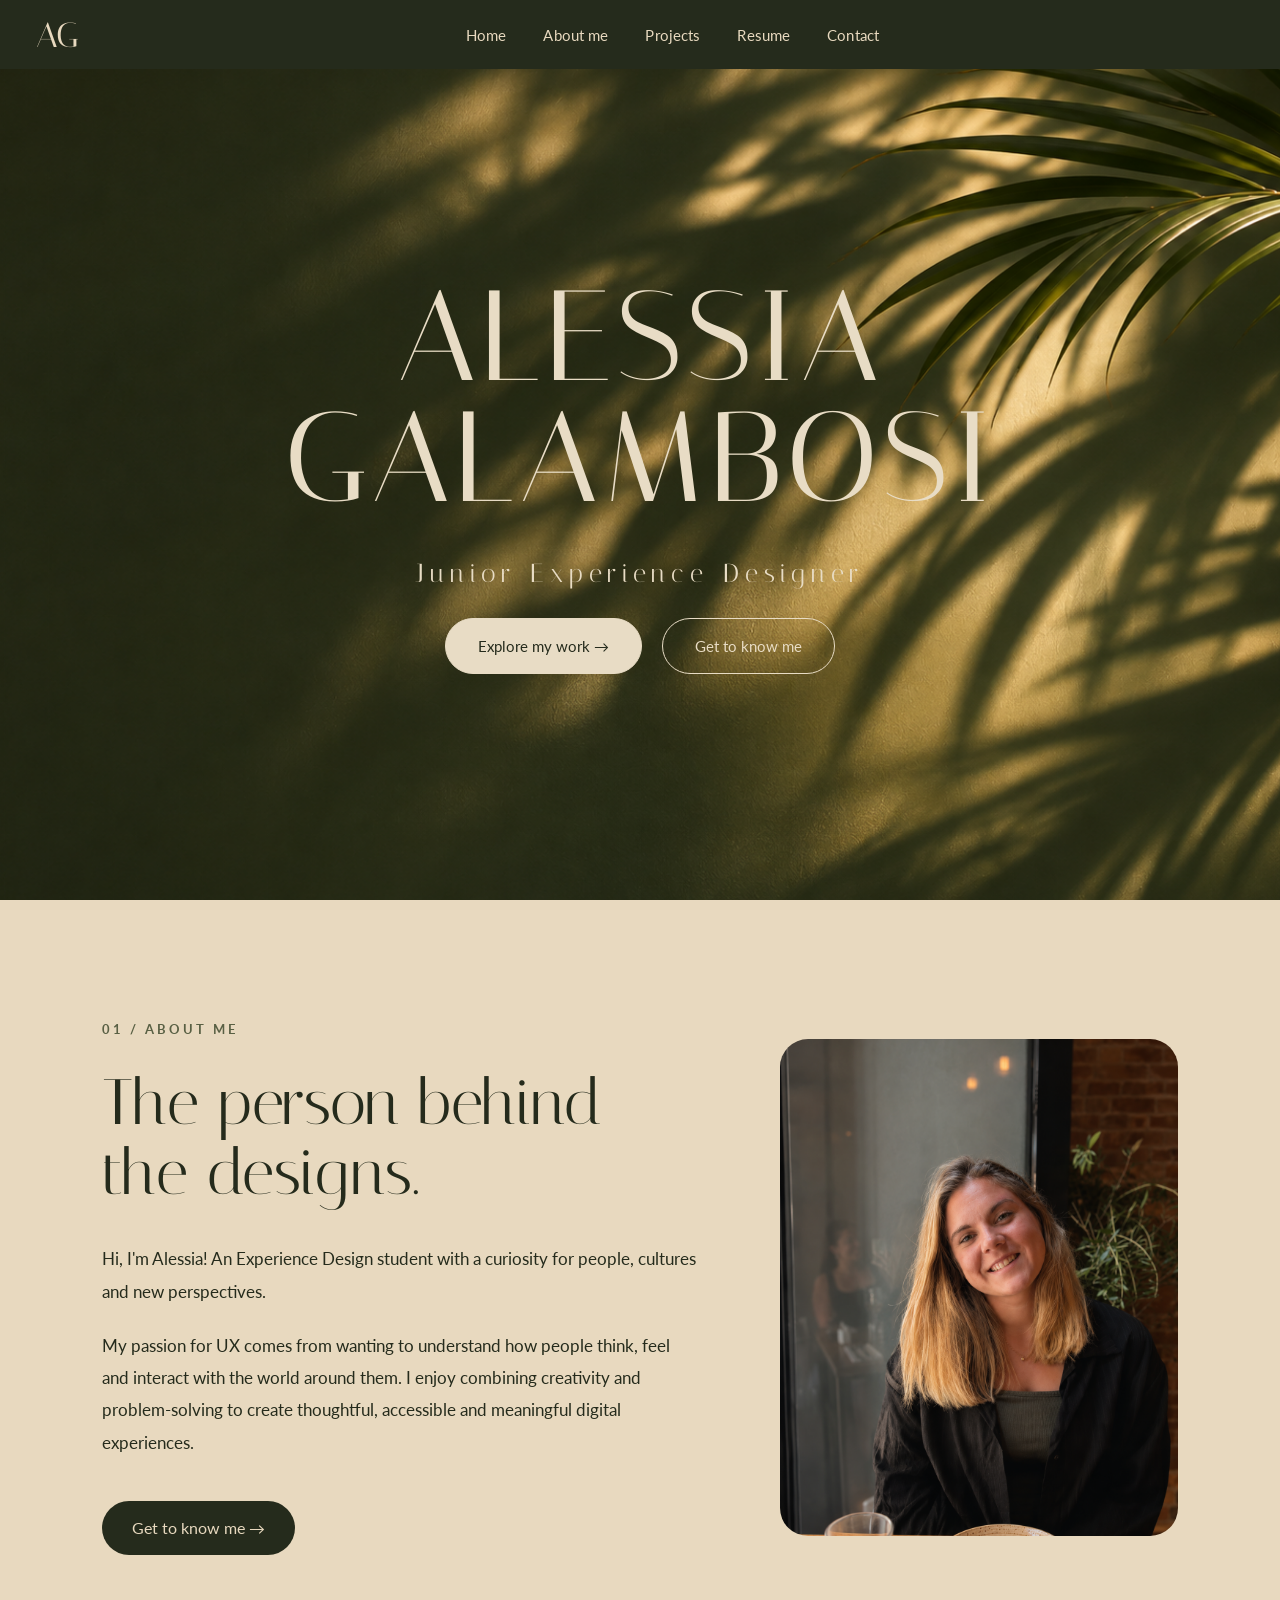
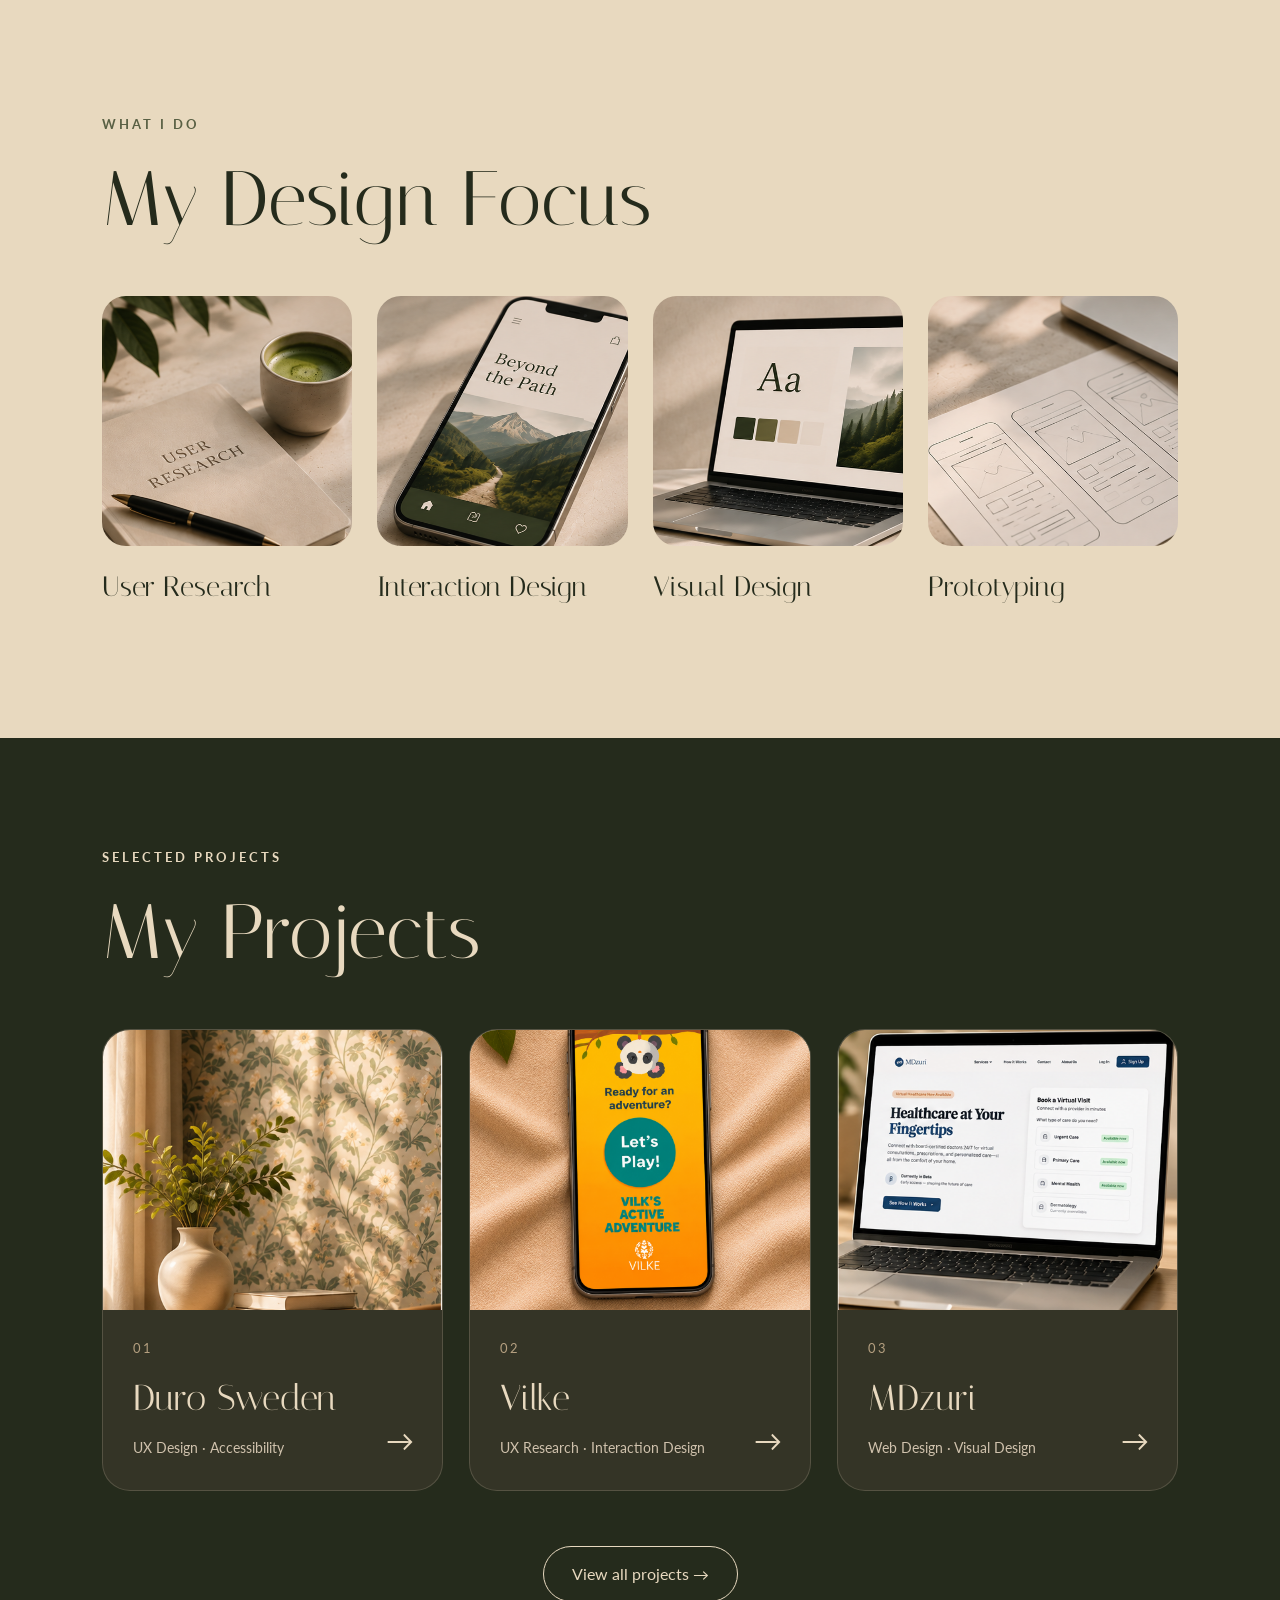
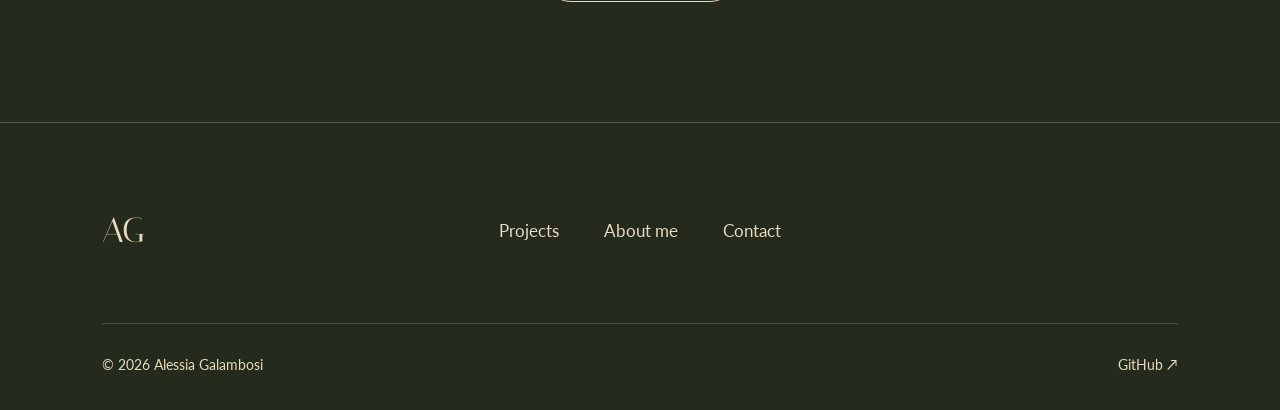
<file: html/index.html>
<!DOCTYPE html>
<html lang="sv">
<head>
    <meta charset="UTF-8">
    <meta name="viewport" content="width=device-width, initial-scale=1.0">
    <meta name="description" content="ALessia">
    <title>Alessia Galambosi</title>
    <link rel="preconnect" href="https://fonts.googleapis.com">
    <link rel="preconnect" href="https://fonts.gstatic.com" crossorigin>
    <link href="https://fonts.googleapis.com/css2?family=Lato:wght@300;400;700;900&display=swap" rel="stylesheet">
    <link rel="stylesheet" href="../css/style.css">
    <link rel="stylesheet" href="../css/header.css">
    <link rel="stylesheet" href="../css/global.css">
    <link rel="stylesheet" href="https://cdnjs.cloudflare.com/ajax/libs/font-awesome/6.0.0/css/all.min.css">

<link href="https://fonts.googleapis.com/css2?family=Italiana&display=swap" rel="stylesheet">

</head>
<body>

<header class="header">
    <a href="./index.html" class="brand" aria-label="Home">AG</a>
    <nav class="main-nav" aria-label="Main navigation">
        <button class="menu-toggle" aria-label="Toggle menu" aria-expanded="false">
            <i class="fas fa-bars" aria-hidden="true"></i>
        </button>

        <ul class="nav">
            <li><a href="./index.html">Home</a></li>
            <li><a href="./about.html">About me</a></li>
            <li><a href="./projects.html">Projects</a></li>
            <li><a href="./resume.html">Resume</a></li>
            <li><a href="./contact.html">Contact</a></li>
        </ul>
    </nav>
</header>

<main>

<section class="hero">
    <div class="hero-content">

        <h1>ALESSIA<br>GALAMBOSI</h1>

        <h2>Junior Experience Designer</h2>
<!-- 
        <p>
            Designing meaningful and user-centered
            digital experiences with a passion for
            people, travel and new perspectives.
        </p> -->

        <div class="hero-buttons">
            <a href="./projects.html" class="hero-btn primary">
                Explore my work →
            </a>

            <a href="./about.html" class="hero-btn secondary">
                Get to know me
            </a>
        </div>

    </div>
</section>

<!-- ABOUT ME PREVIEW -->
<section class="about-preview">
    <div class="about-preview-text">
        
        <span class="section-label">01 / ABOUT ME</span>

        <h2>The person behind<br>the designs.</h2>

        <p>
            Hi, I'm Alessia! An Experience Design student
            with a curiosity for people, cultures and
            new perspectives.
        </p>

        <p>
            My passion for UX comes from wanting to
            understand how people think, feel and interact
            with the world around them. I enjoy combining
            creativity and problem-solving to create
            thoughtful, accessible and meaningful
            digital experiences.
        </p>

        <a href="./about.html" class="about-link">
            Get to know me →
        </a>
    </div>
    <div class="about-preview-image">
        <img src="../assets/me.png" alt="Portrait of Alessia">
    </div>
    
</section>

<!-- MY DESIGN FOCUS -->
<section class="expertise-section">

    <div class="expertise-heading">
        <span class="expertise-label">WHAT I DO</span>
        <h2>My Design Focus</h2>
    </div>

    <div class="expertise-grid">

        <article class="expertise-card">
            <img src="../assets/user-research-square.png"
                 alt="User research">
            <h3>User Research</h3>
        </article>

        <article class="expertise-card">
            <img src="../assets/interaction-design-square.png"
                 alt="Interaction design">
            <h3>Interaction Design</h3>
        </article>

        <article class="expertise-card">
            <img src="../assets/visual-design-square.png"
                 alt="Visual design">
            <h3>Visual Design</h3>
        </article>

        <article class="expertise-card">
            <img src="../assets/prototyping-square.png"
                 alt="Prototyping">
            <h3>Prototyping</h3>
        </article>

    </div>
</section>



<!-- SELECTED PROJECTS -->

<section class="selected-projects" id="projects">

    <div class="selected-projects-heading">
        <span class="projects-label">SELECTED PROJECTS</span>
        <h2>My Projects</h2>
    </div>

    <div class="selected-projects-grid">

        <!-- DURO SWEDEN -->
        <a href="projects.html" class="selected-project-card">
            <div class="selected-project-image">
                <img src="../assets/duro-project.png" alt="Duro Sweden wallpaper project">
            </div>

            <div class="selected-project-info">
                <span class="project-number">01</span>
                <h3>Duro Sweden</h3>
                <p>UX Design · Accessibility</p>
                <span class="project-arrow" aria-hidden="true">→</span>
            </div>
        </a>

        <!-- VILKE -->
        <a href="projects.html" class="selected-project-card">
            <div class="selected-project-image">
                <img src="../assets/vilke-project.png" alt="Vilke Active Adventure app">
            </div>

            <div class="selected-project-info">
                <span class="project-number">02</span>
                <h3>Vilke</h3>
                <p>UX Research · Interaction Design</p>
                <span class="project-arrow" aria-hidden="true">→</span>
            </div>
        </a>

        <!-- MDZURI -->
        <a href="projects.html" class="selected-project-card">
            <div class="selected-project-image">
                <img src="../assets/mdzuri-project.png" alt="MDzuri healthcare website">
            </div>

            <div class="selected-project-info">
                <span class="project-number">03</span>
                <h3>MDzuri</h3>
                <p>Web Design · Visual Design</p>
                <span class="project-arrow" aria-hidden="true">→</span>
            </div>
        </a>

    </div>

    <a href="projects.html" class="all-projects-link">
        View all projects <span aria-hidden="true">→</span>
    </a>

</section>

<footer class="portfolio-footer">
    <div class="portfolio-footer-inner">

        <div class="footer-top">
            <a href="./index.html" class="footer-logo">AG</a>

            <nav class="footer-nav" aria-label="Footer navigation">
                <a href="./projects.html">Projects</a>
                <a href="./about.html">About me</a>
                <a href="./contact.html">Contact</a>
            </nav>
        </div>

        <div class="footer-bottom">
            <p>© 2026 Alessia Galambosi</p>

            <a
                href="https://github.com/RICKCOYL/exdcode.git"
                target="_blank"
                rel="noopener noreferrer"
            >
                GitHub ↗
            </a>
        </div>

    </div>
</footer>
        </div>
    <script src="../scripts/index.js"></script>
</body>
</html>
</file>
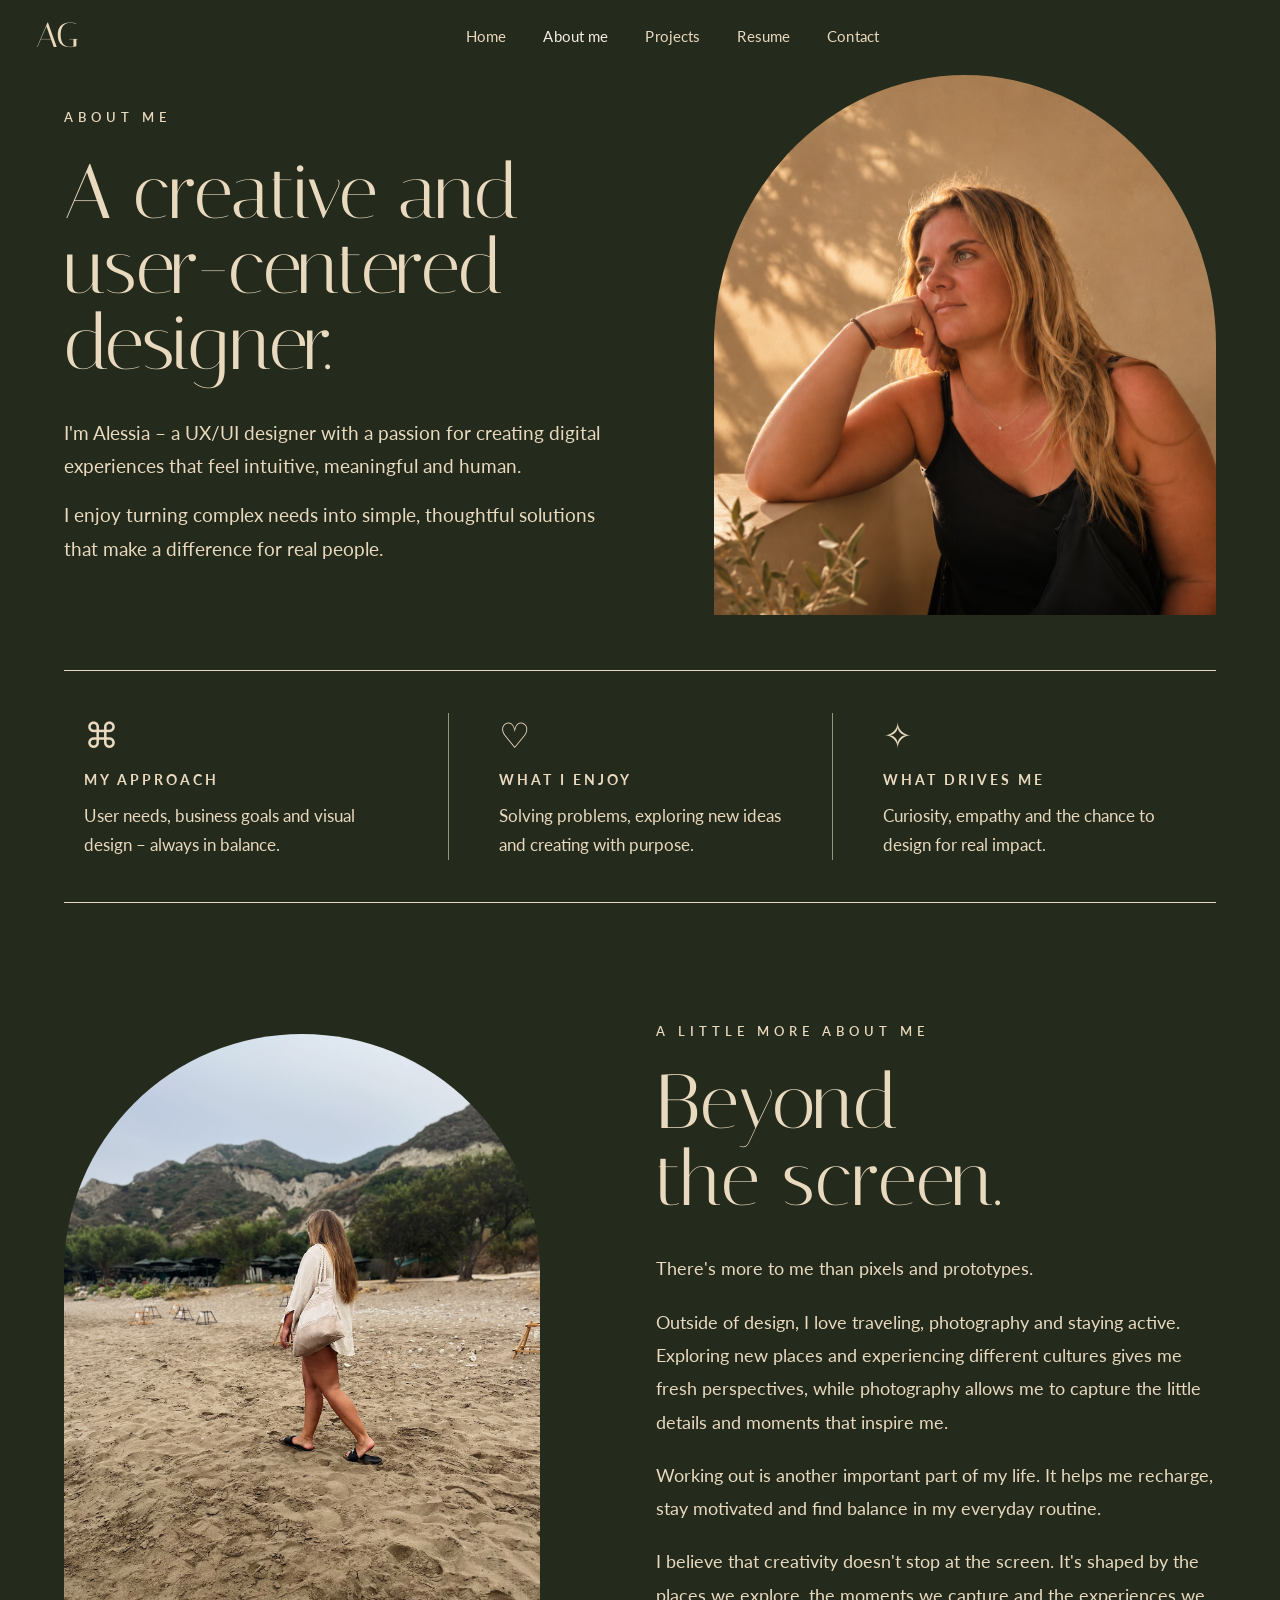
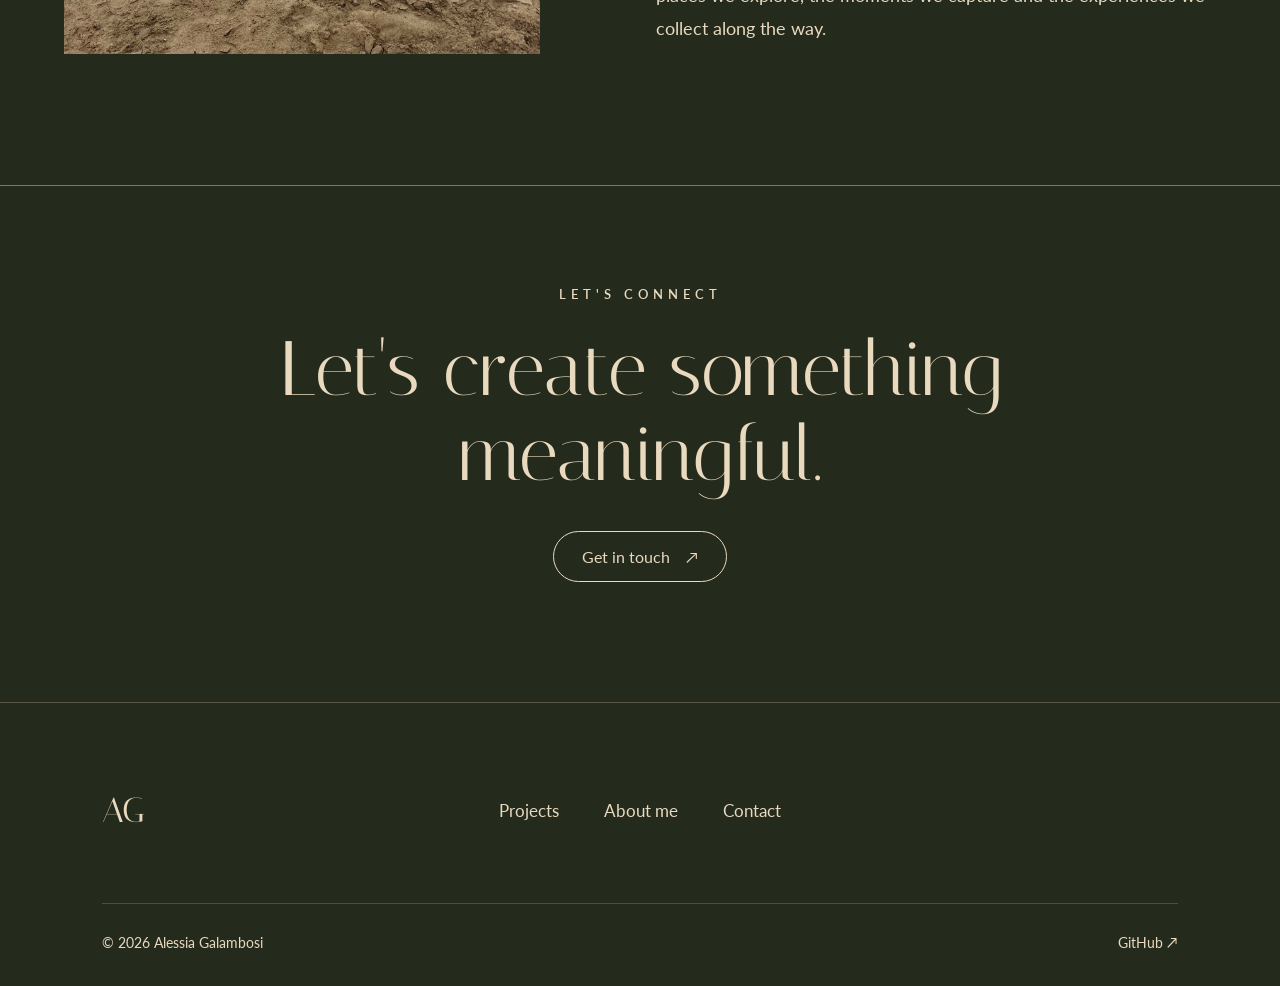
<file: html/about.html>
<!DOCTYPE html>
<html lang="en">
<head>
  <meta charset="UTF-8">
  <meta name="viewport" content="width=device-width, initial-scale=1.0">
  <title>About Me | Alessia</title>

  <link rel="preconnect" href="https://fonts.googleapis.com">
  <link rel="preconnect" href="https://fonts.gstatic.com" crossorigin>
  <link href="https://fonts.googleapis.com/css2?family=Italiana&family=Lato:wght@300;400;500;600;700&display=swap" rel="stylesheet">

  <link rel="stylesheet" href="../css/pages.css">
  <link rel="stylesheet" href="../css/header.css">
  <link rel="stylesheet" href="../css/global.css">
  <link rel="stylesheet" href="https://cdnjs.cloudflare.com/ajax/libs/font-awesome/6.0.0/css/all.min.css">
</head>

<body class="about-page">

  <header class="header">
    <a href="./index.html" class="brand" aria-label="Home">AG</a>

    <nav class="main-nav" aria-label="Main navigation">
      <button class="menu-toggle" aria-label="Toggle menu" aria-expanded="false">
        <i class="fas fa-bars" aria-hidden="true"></i>
      </button>

      <ul class="nav">
        <li><a href="./index.html">Home</a></li>
        <li><a href="./about.html" aria-current="page">About me</a></li>
        <li><a href="./projects.html">Projects</a></li>
        <li><a href="./resume.html">Resume</a></li>
        <li><a href="./contact.html">Contact</a></li>
      </ul>
    </nav>
  </header>

  <main>
    <section class="about-hero">
      <div class="about-intro">
        <span class="about-eyebrow">ABOUT ME</span>

        <h1>A creative and<br>user-centered<br>designer.</h1>

        <p>
          I'm Alessia – a UX/UI designer with a passion for
          creating digital experiences that feel intuitive,
          meaningful and human.
        </p>

        <p>
          I enjoy turning complex needs into simple, thoughtful
          solutions that make a difference for real people.
        </p>
      </div>

      <div class="about-hero-image">
        <img
          src="../assets/mememe.png"
          alt="Portrait of Alessia"
        >
      </div>
    </section>

    <section class="about-values" aria-label="My design philosophy">

      <article class="about-value">
        <span class="value-icon">⌘</span>
        <h2>MY APPROACH</h2>
        <p>
          User needs, business goals and visual design –
          always in balance.
        </p>
      </article>

      <article class="about-value">
        <span class="value-icon">♡</span>
        <h2>WHAT I ENJOY</h2>
        <p>
          Solving problems, exploring new ideas and
          creating with purpose.
        </p>
      </article>

      <article class="about-value">
        <span class="value-icon">✧</span>
        <h2>WHAT DRIVES ME</h2>
        <p>
          Curiosity, empathy and the chance to design
          for real impact.
        </p>
      </article>

    </section>

    <section class="about-beyond">
      <div class="about-beyond-image">
        <img
          src="../assets/about.jpg"
          alt="A travel photograph"
        >
      </div>

      <div class="about-beyond-text">
        <span class="about-eyebrow">A LITTLE MORE ABOUT ME</span>

        <h2>Beyond<br>the screen.</h2>

        <p>
          There's more to me than pixels and prototypes.
        </p>

        <p>
          Outside of design, I love traveling, photography
          and staying active. Exploring new places and
          experiencing different cultures gives me fresh
          perspectives, while photography allows me to
          capture the little details and moments that inspire me.
        </p>

        <p>
          Working out is another important part of my life.
          It helps me recharge, stay motivated and find balance
          in my everyday routine.
        </p>

        <p>
          I believe that creativity doesn't stop at the screen.
          It's shaped by the places we explore, the moments
          we capture and the experiences we collect along the way.
        </p>
      </div>
    </section>

    <section class="about-contact">
      <span class="about-eyebrow">LET'S CONNECT</span>
      <h2>Let's create something meaningful.</h2>
      <a href="./contact.html" class="about-contact-link">
        Get in touch <span aria-hidden="true">↗</span>
      </a>
    </section>
  </main>

  <footer class="portfolio-footer">
    <div class="portfolio-footer-inner">

        <div class="footer-top">
            <a href="./index.html" class="footer-logo">AG</a>

            <nav class="footer-nav" aria-label="Footer navigation">
                <a href="./projects.html">Projects</a>
                <a href="./about.html">About me</a>
                <a href="./contact.html">Contact</a>
            </nav>
        </div>

        <div class="footer-bottom">
            <p>© 2026 Alessia Galambosi</p>

            <a
                href="https://github.com/RICKCOYL/exdcode.git"
                target="_blank"
                rel="noopener noreferrer"
            >
                GitHub ↗
            </a>
        </div>

    </div>
</footer>
<script src="../scripts/index.js"></script>
</body>
</html>
</file>
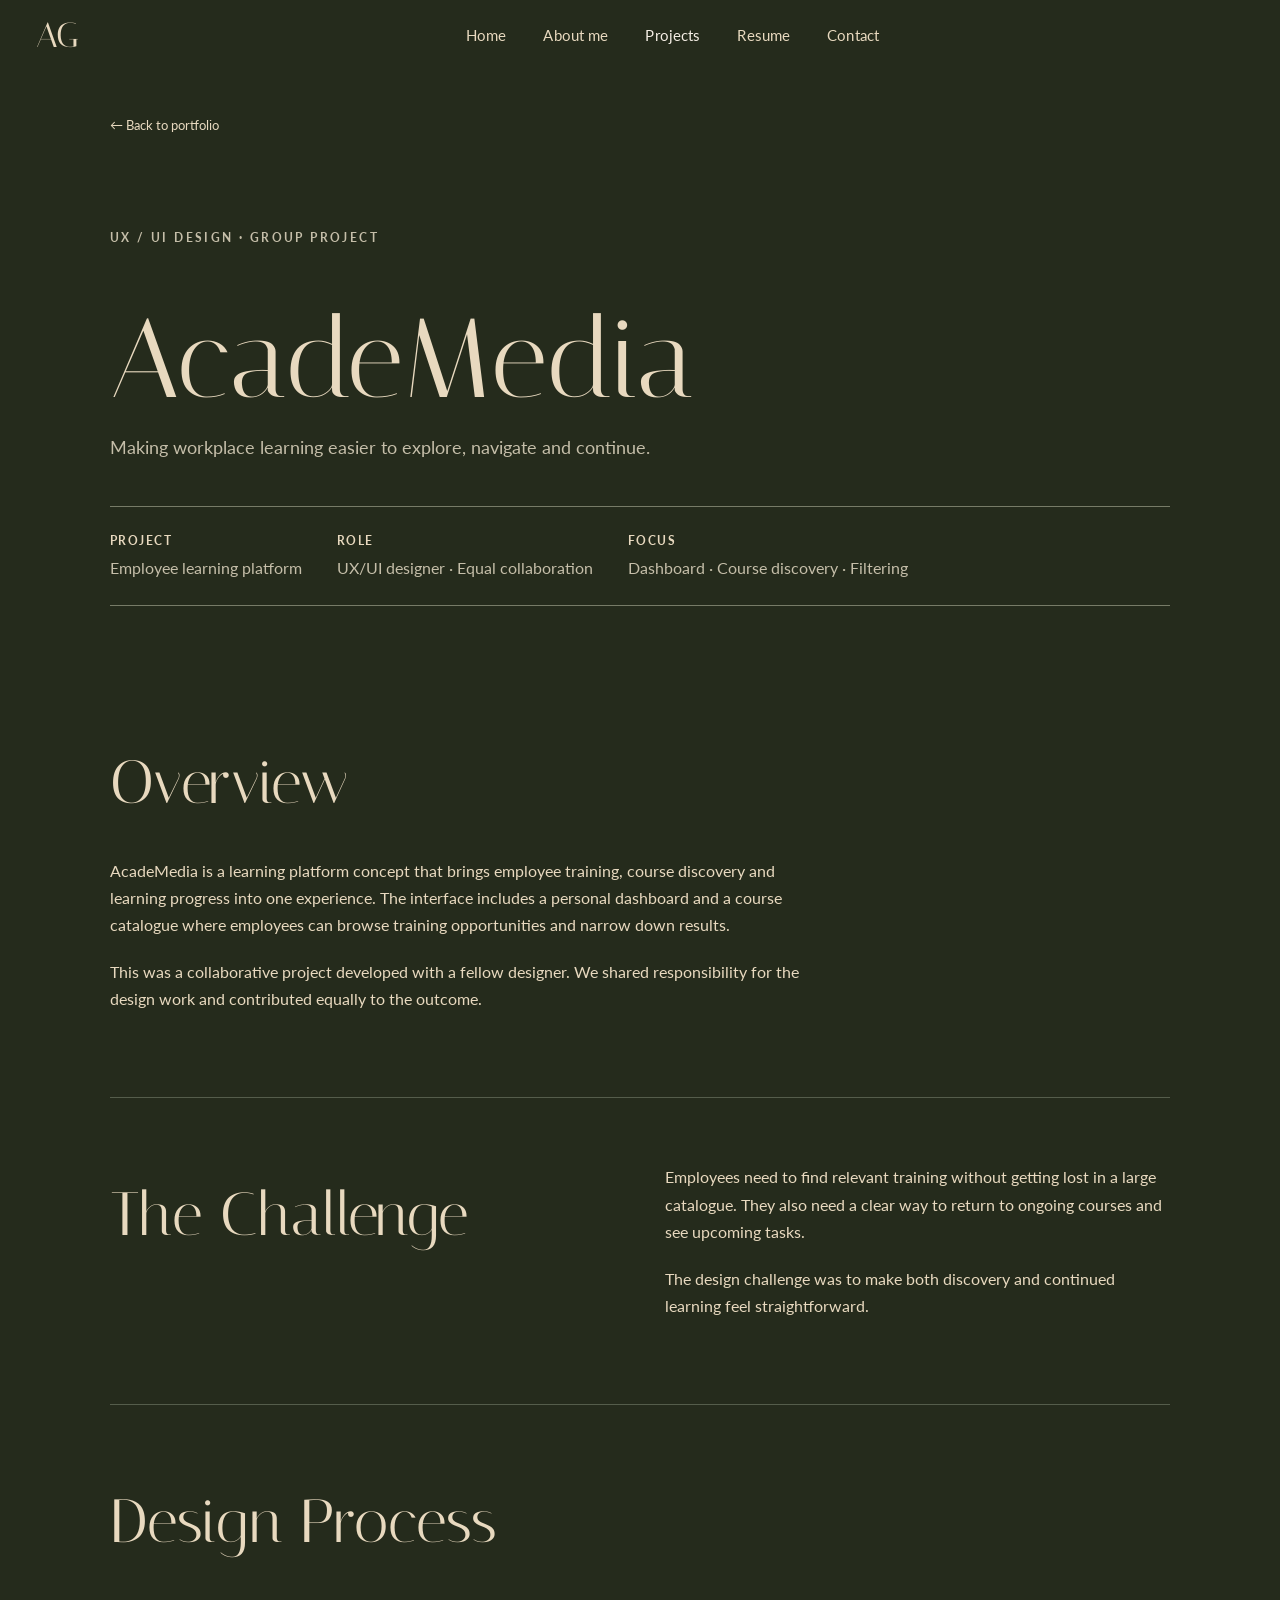
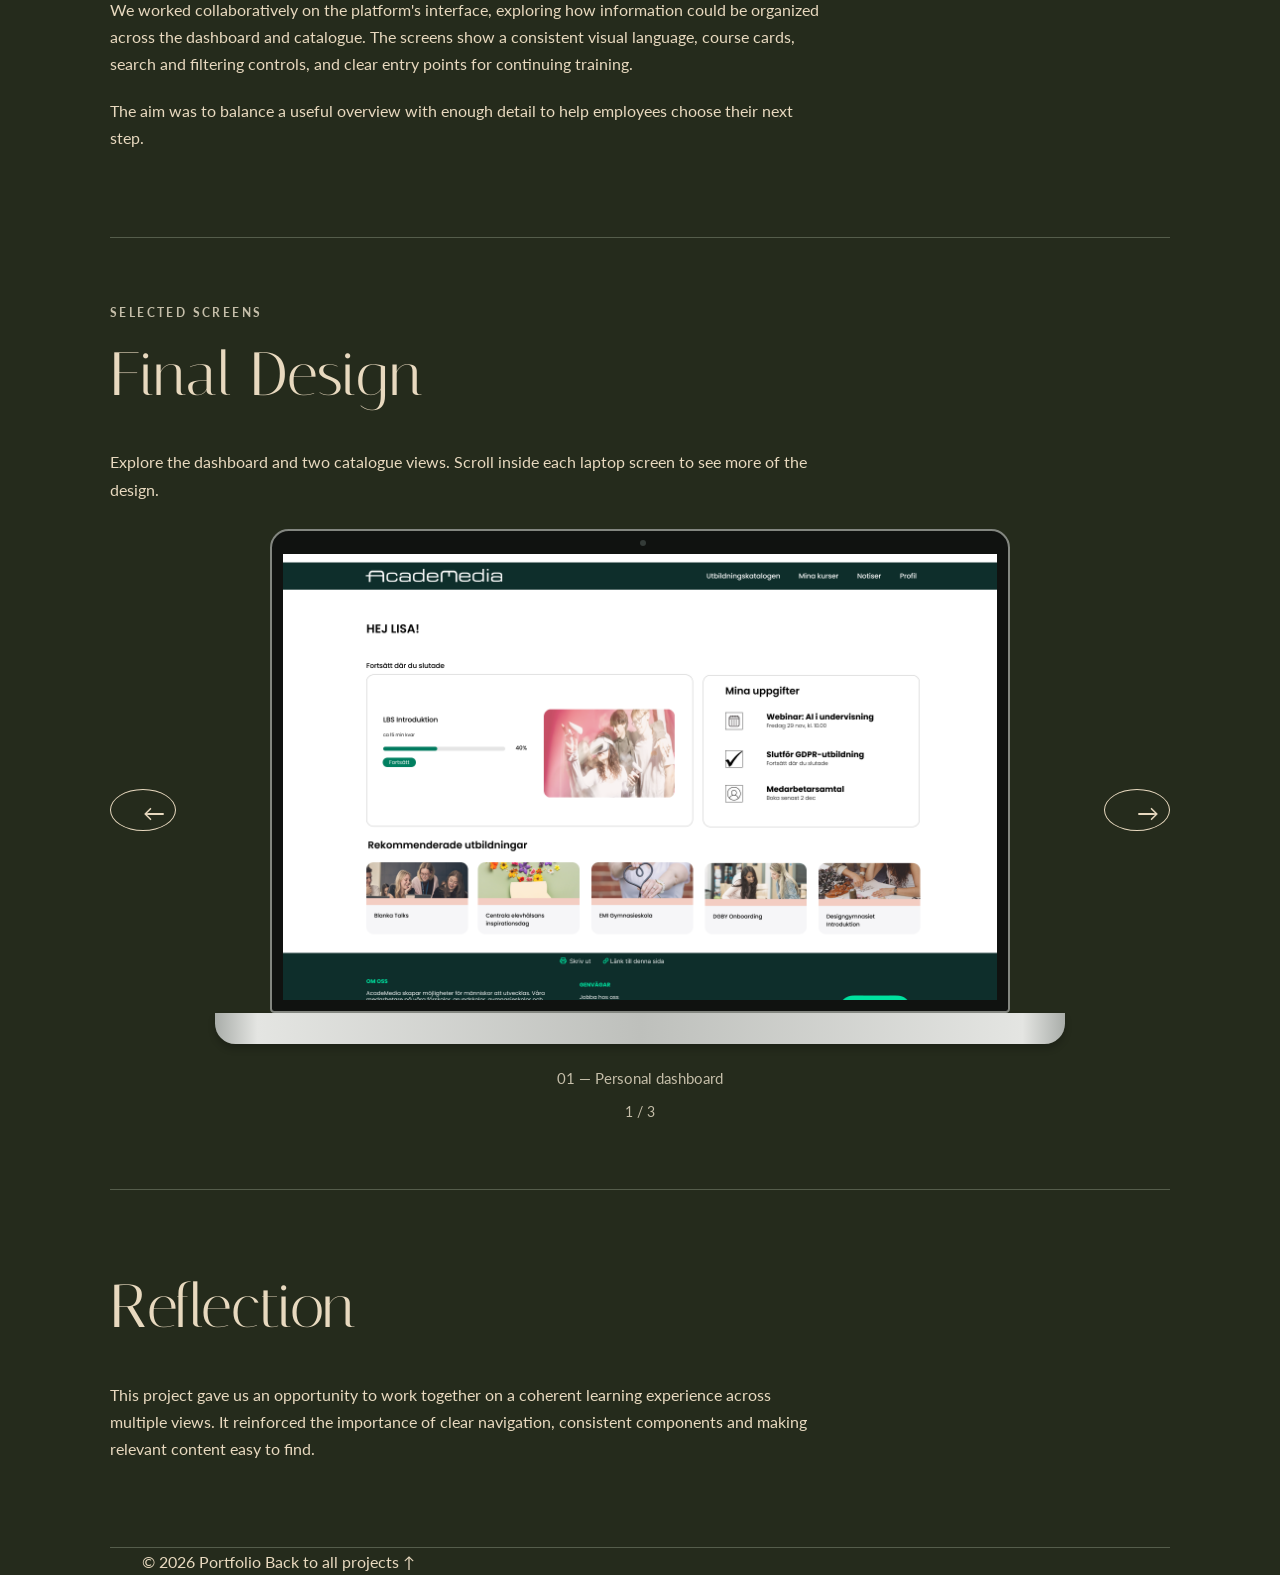
<file: html/academedia.html>
<!doctype html>
<html lang="en">
  <head>
    <meta charset="utf-8" />
    <meta name="viewport" content="width=device-width,initial-scale=1" />
    <title>AcadeMedia — UX/UI Case Study</title>
    <link rel="preconnect" href="https://fonts.googleapis.com" />
    <link rel="preconnect" href="https://fonts.gstatic.com" crossorigin />
    <link
      href="https://fonts.googleapis.com/css2?family=Italiana&family=Lato:wght@300;400;500;700&display=swap"
      rel="stylesheet"/>
    <link rel="stylesheet" href="../css/global.css">
    <link rel="stylesheet" href="../css/header.css">
    <link rel="stylesheet" href="../css/case-study.css">
    <link rel="stylesheet" href="../css/academedia.css">
    <link rel="stylesheet" href="https://cdnjs.cloudflare.com/ajax/libs/font-awesome/6.0.0/css/all.min.css">

  </head>
  <body class="case-study-page">
    <header class="header">
      <a href="./index.html" class="brand" aria-label="Home">AG</a>

      <nav class="main-nav" aria-label="Main navigation">
        <button class="menu-toggle" aria-label="Toggle menu" aria-expanded="false">
          <i class="fas fa-bars" aria-hidden="true"></i>
        </button>

        <ul class="nav">
          <li><a href="./index.html">Home</a></li>
          <li><a href="./about.html">About me</a></li>
          <li><a href="./projects.html" aria-current="page">Projects</a></li>
          <li><a href="./resume.html">Resume</a></li>
          <li><a href="./contact.html">Contact</a></li>
        </ul>
      </nav>
    </header>
    <main>
      <a href="./projects.html" class="back-link">← Back to portfolio</a>
      <div class="eyebrow">UX / UI DESIGN · GROUP PROJECT</div>
      <h1>AcadeMedia</h1>
      <p class="intro">
        Making workplace learning easier to explore, navigate and continue.
      </p>
      <div class="meta">
        <div>
          <strong>Project</strong><span>Employee learning platform</span>
        </div>
        <div>
          <strong>Role</strong><span>UX/UI designer · Equal collaboration</span>
        </div>
        <div>
          <strong>Focus</strong
          ><span>Dashboard · Course discovery · Filtering</span>
        </div>
      </div>
      <section>
        <h2>Overview</h2>
        <p>
          AcadeMedia is a learning platform concept that brings employee
          training, course discovery and learning progress into one experience.
          The interface includes a personal dashboard and a course catalogue
          where employees can browse training opportunities and narrow down
          results.
        </p>
        <p>
          This was a collaborative project developed with a fellow designer. We
          shared responsibility for the design work and contributed equally to
          the outcome.
        </p>
      </section>
      <section class="two">
        <div><h2>The Challenge</h2></div>
        <div>
          <p>
            Employees need to find relevant training without getting lost in a
            large catalogue. They also need a clear way to return to ongoing
            courses and see upcoming tasks.
          </p>
          <p>
            The design challenge was to make both discovery and continued
            learning feel straightforward.
          </p>
        </div>
      </section>
      <section>
        <h2>Design Process</h2>
        <p>
          We worked collaboratively on the platform's interface, exploring how
          information could be organized across the dashboard and catalogue. The
          screens show a consistent visual language, course cards, search and
          filtering controls, and clear entry points for continuing training.
        </p>
        <p>
          The aim was to balance a useful overview with enough detail to help
          employees choose their next step.
        </p>
      </section>
      <section>
        <div class="eyebrow">Selected screens</div>
        <h2>Final Design</h2>
        <p>
          Explore the dashboard and two catalogue views. Scroll inside each
          laptop screen to see more of the design.
        </p>
        <div class="showcase">
          <div class="carousel" aria-label="AcadeMedia design carousel">
            <button
              class="carousel-nav"
              id="prev"
              type="button"
              aria-label="Previous screen"
            >
              ←
            </button>
            <div class="viewport">
              <div class="track" id="track">
                <figure class="slide">
                  <div class="laptop">
                    <div class="lid">
                      <div
                        class="screen"
                        tabindex="0"
                        aria-label="Dashboard screenshot, scrollable"
                      >
                        <img
                          src="../assets/academedia-dashboard.png"
                          alt="AcadeMedia personal dashboard showing learning progress, tasks and recommended courses"
                        />
                      </div>
                    </div>
                    <div class="base"></div>
                  </div>
                  <figcaption>01 — Personal dashboard</figcaption>
                </figure>
                <figure class="slide">
                  <div class="laptop">
                    <div class="lid">
                      <div
                        class="screen"
                        tabindex="0"
                        aria-label="Course catalogue screenshot, scrollable"
                      >
                        <img
                          src="../assets/academedia-filtered.png"
                          alt="AcadeMedia course catalogue with search and course cards"
                        />
                      </div>
                    </div>
                    <div class="base"></div>
                  </div>
                  <figcaption>02 — Course catalogue</figcaption>
                </figure>
                <figure class="slide">
                  <div class="laptop">
                    <div class="lid">
                      <div
                        class="screen"
                        tabindex="0"
                        aria-label="Filtered catalogue screenshot, scrollable"
                      >
                        <img
                          src="../assets/academedia-course-detail.png"
                          alt="AcadeMedia course detail view showing course description, learning objectives and related courses"
                        />
                      </div>
                    </div>
                    <div class="base"></div>
                  </div>
                  <figcaption>03 — Filtered catalogue</figcaption>
                </figure>
              </div>
            </div>
            <button
              class="carousel-nav"
              id="next"
              type="button"
              aria-label="Next screen"
            >
              →
            </button>
          </div>
          <div class="counter" id="counter" aria-live="polite">1 / 3</div>
        </div>
      </section>
      <section>
        <h2>Reflection</h2>
        <p>
          This project gave us an opportunity to work together on a coherent
          learning experience across multiple views. It reinforced the
          importance of clear navigation, consistent components and making
          relevant content easy to find.
        </p>
      </section>
      <footer class="case-footer">
        <div class="case-container footer-inner">
          <span>© 2026 Portfolio</span>
          <a href="projects.html">Back to all projects ↑</a>
        </div>
      </footer>
    </main>
    <script src="../scripts/index.js"></script>
    <script>
      const track = document.getElementById("track"),
        counter = document.getElementById("counter");
      let current = 0;
      function show(n) {
        current = (n + 3) % 3;
        track.style.transform = `translateX(-${current * 100}%)`;
        counter.textContent = `${current + 1} / 3`;
      }
      document
        .getElementById("prev")
        .addEventListener("click", () => show(current - 1));
      document
        .getElementById("next")
        .addEventListener("click", () => show(current + 1));
    </script>
  </body>
</html>
</file>
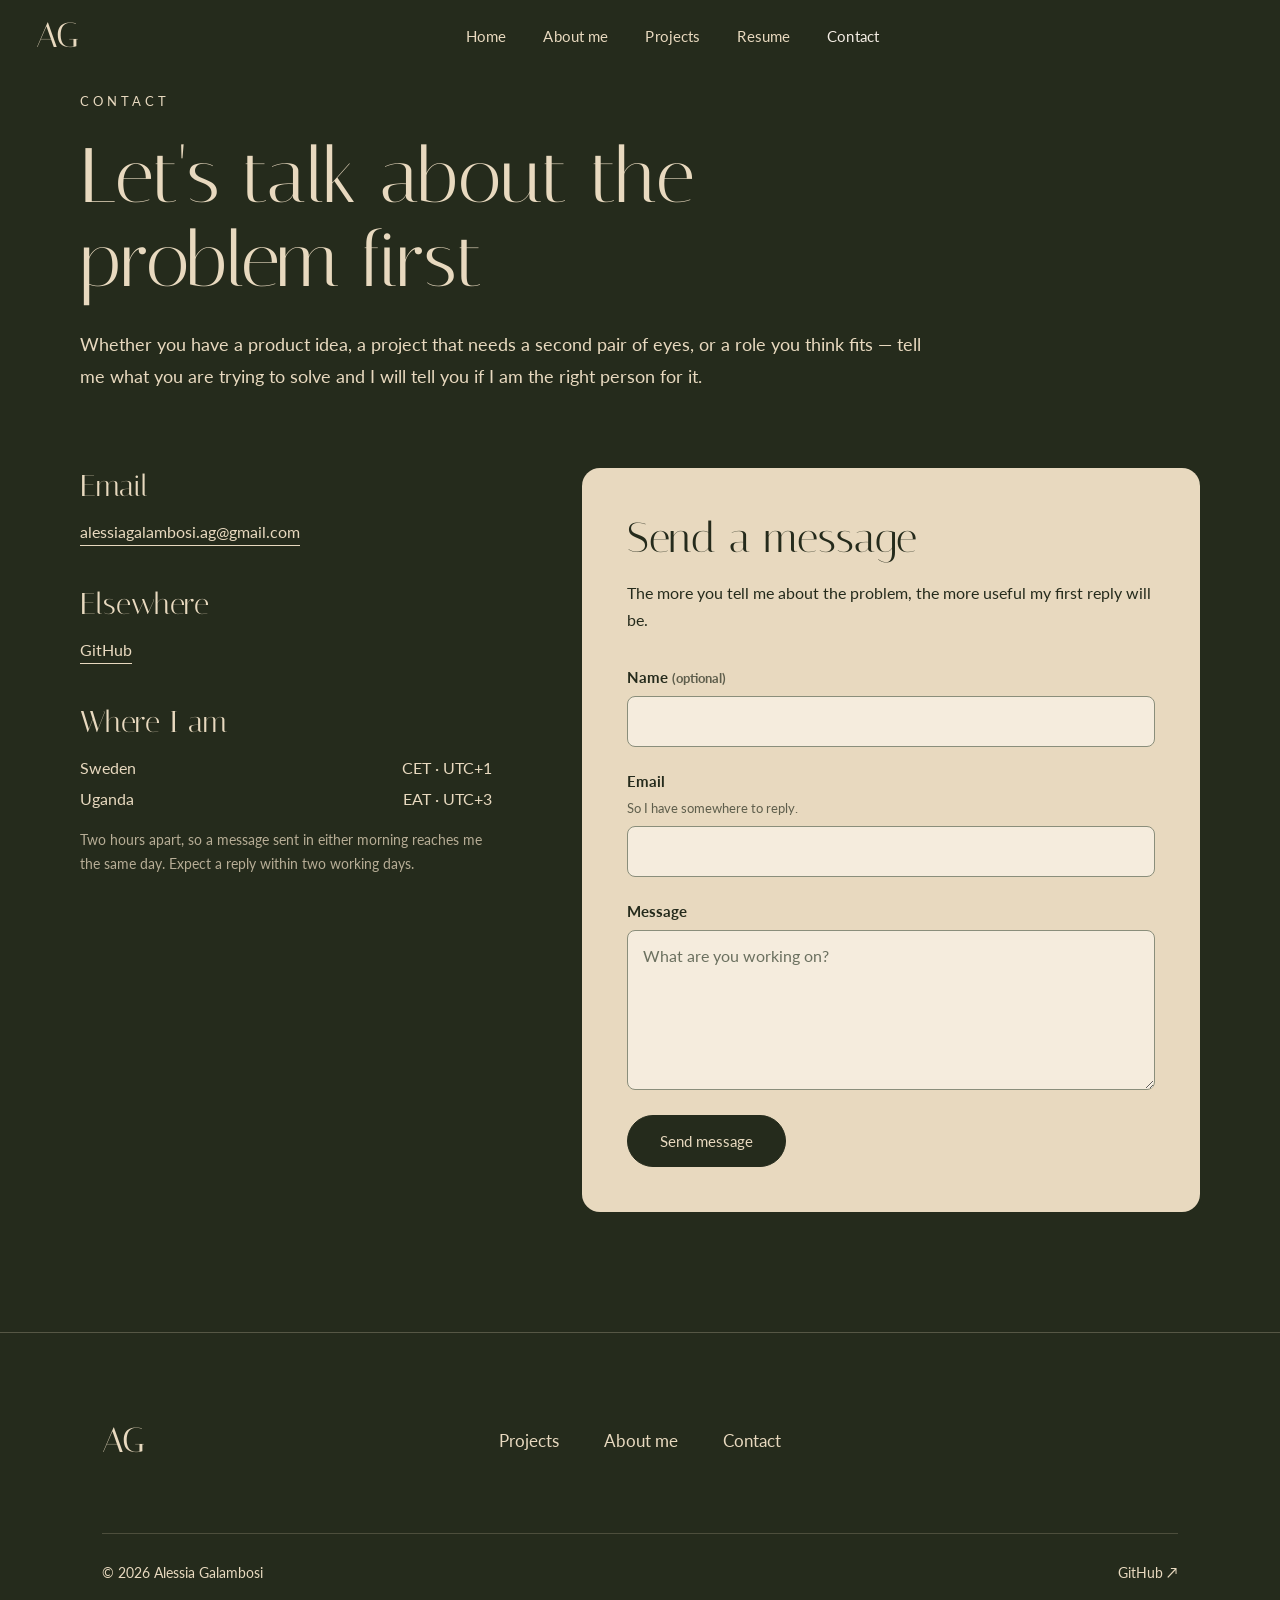
<file: html/contact.html>
<!DOCTYPE html>
<html lang="en">
<head>
    <meta charset="UTF-8">
    <meta name="viewport" content="width=device-width, initial-scale=1.0">
    <meta name="description" content="Get in touch with Alessia Galambosi, UX design student based in Sweden and Uganda.">
    <title>Contact - Alessia Galambosi</title>

    <link rel="preconnect" href="https://fonts.googleapis.com">
    <link rel="preconnect" href="https://fonts.gstatic.com" crossorigin>
    <link href="https://fonts.googleapis.com/css2?family=Lato:wght@300;400;700;900&display=swap" rel="stylesheet">
<link href="https://fonts.googleapis.com/css2?family=Italiana&display=swap" rel="stylesheet">
    <link rel="stylesheet" href="../css/global.css">
    <link rel="stylesheet" href="../css/header.css">
    <link rel="stylesheet" href="../css/pages.css">
    <link rel="stylesheet" href="https://cdnjs.cloudflare.com/ajax/libs/font-awesome/6.0.0/css/all.min.css">
</head>
<body>

<a class="skip-link" href="#main">Skip to content</a>

<header class="header">
    <a href="./index.html" class="brand" aria-label="Home">AG</a>

    <nav class="main-nav" aria-label="Main navigation">
        <button class="menu-toggle" aria-label="Toggle menu" aria-expanded="false">
            <i class="fas fa-bars" aria-hidden="true"></i>
        </button>

        <ul class="nav">
            <li><a href="./index.html">Home</a></li>
            <li><a href="./about.html">About me</a></li>
            <li><a href="./projects.html">Projects</a></li>
            <li><a href="./resume.html">Resume</a></li>
            <li><a href="./contact.html" aria-current="page">Contact</a></li>
        </ul>
    </nav>
</header>

<main class="page-main" id="main">

    <div class="page-head">
        <span class="eyebrow">Contact</span>
        <h1>Let's talk about the problem first</h1>
        <p class="lede">
            Whether you have a product idea, a project that needs a second pair
            of eyes, or a role you think fits &mdash; tell me what you are trying
            to solve and I will tell you if I am the right person for it.
        </p>
    </div>

    <div class="contact-grid">

        <aside class="contact-aside">
            <div class="aside-block">
                <h2>Email</h2>
                <a class="direct-link" href="mailto:alessiagalambosi.ag@gmail.com" title="Maila mig">alessiagalambosi.ag@gmail.com</a>
            </div>

            <div class="aside-block">
                <h2>Elsewhere</h2>
                <p><a class="direct-link" href="https://github.com/RICKCOYL/exdcode.git" target="_blank" rel="noopener noreferrer">GitHub</a></p>
            </div>

            <div class="aside-block">
                <h2>Where I am</h2>
                <ul class="places">
                    <li class="place">
                        <span class="place-name">Sweden</span>
                        <span class="place-zone">CET &middot; UTC+1</span>
                    </li>
                    <li class="place">
                        <span class="place-name">Uganda</span>
                        <span class="place-zone">EAT &middot; UTC+3</span>
                    </li>
                </ul>
                <p class="reply-note">
                    Two hours apart, so a message sent in either morning reaches
                    me the same day. Expect a reply within two working days.
                </p>
            </div>
        </aside>

        <div class="form-card">
            <h2>Send a message</h2>
            <p class="form-intro">
                The more you tell me about the problem, the more useful my first
                reply will be.
            </p>

            <form id="contact-page-form" method="POST" action="/api/contact" novalidate>

                <p class="form-status" id="cp-status" role="status" aria-live="polite" tabindex="-1"></p>

                <div class="field form-trap" aria-hidden="true">
                    <label for="cp-website">Leave this field empty</label>
                    <input type="text" id="cp-website" name="website" tabindex="-1" autocomplete="off">
                </div>

                <div class="field">
                    <label for="cp-name">Name <span class="optional">(optional)</span></label>
                    <input type="text" id="cp-name" name="name"
                           autocomplete="name" enterkeyhint="next">
                </div>

                <div class="field">
                    <label for="cp-email">Email</label>
                    <span class="hint" id="cp-email-hint">So I have somewhere to reply.</span>
                    <input type="email" id="cp-email" name="email" required
                           autocomplete="email" inputmode="email" enterkeyhint="next"
                           aria-describedby="cp-email-hint cp-email-error">
                    <span class="field-error" id="cp-email-error">
                        Enter an email address, like name@example.com.
                    </span>
                </div>

                <div class="field">
                    <label for="cp-message">Message</label>
                    <textarea id="cp-message" name="message" required minlength="10"
                              enterkeyhint="done"
                              aria-describedby="cp-message-error"
                              placeholder="What are you working on?"></textarea>
                    <span class="field-error" id="cp-message-error">
                        Write at least a sentence so I know what you need.
                    </span>
                </div>

                <button type="submit" class="btn btn-primary">Send message</button>

            </form>
        </div>

    </div>

</main>

<footer class="portfolio-footer">
    <div class="portfolio-footer-inner">

        <div class="footer-top">
            <a href="./index.html" class="footer-logo">AG</a>

            <nav class="footer-nav" aria-label="Footer navigation">
                <a href="./projects.html">Projects</a>
                <a href="./about.html">About me</a>
                <a href="./contact.html">Contact</a>
            </nav>
        </div>

        <div class="footer-bottom">
            <p>© 2026 Alessia Galambosi</p>

            <a
                href="https://github.com/RICKCOYL/exdcode.git"
                target="_blank"
                rel="noopener noreferrer"
            >
                GitHub ↗
            </a>
        </div>

    </div>
</footer>

<script src="../scripts/index.js"></script>
<script src="../scripts/pages.js"></script>
</body>
</html>
</file>
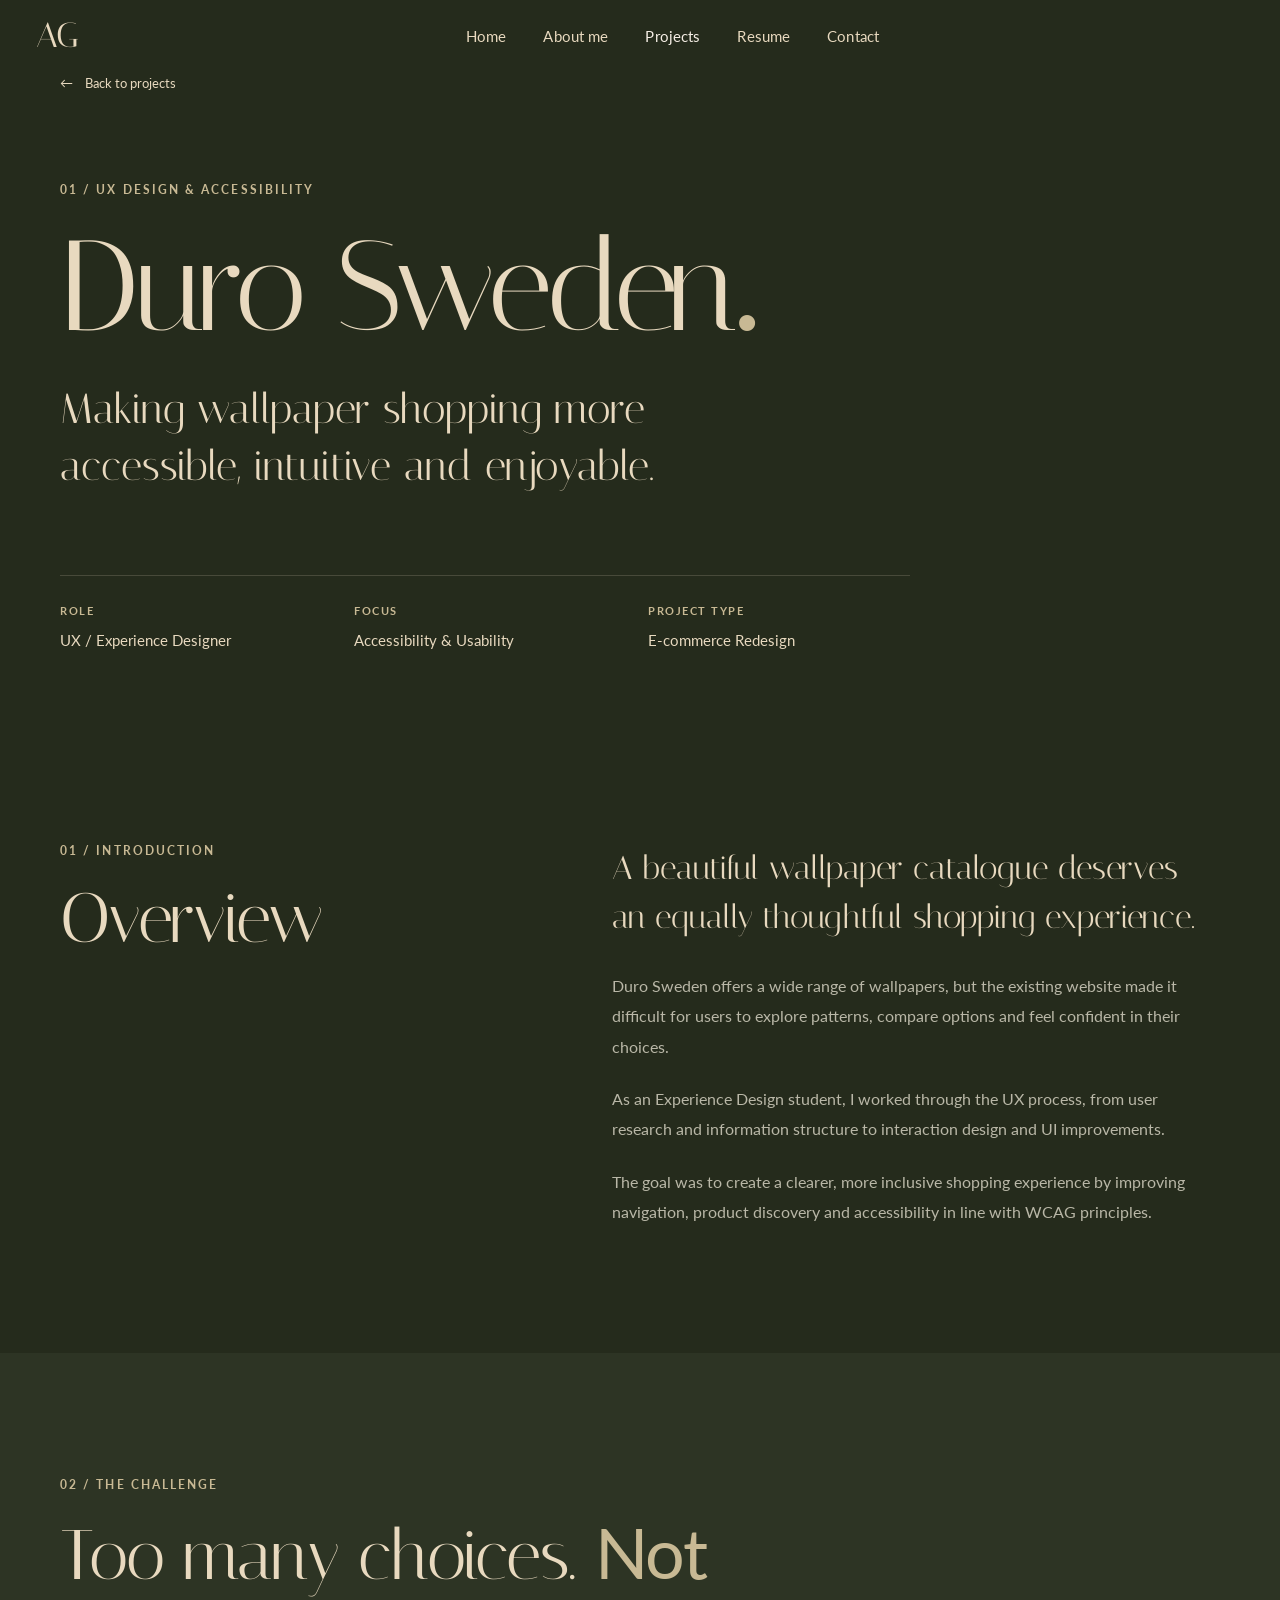
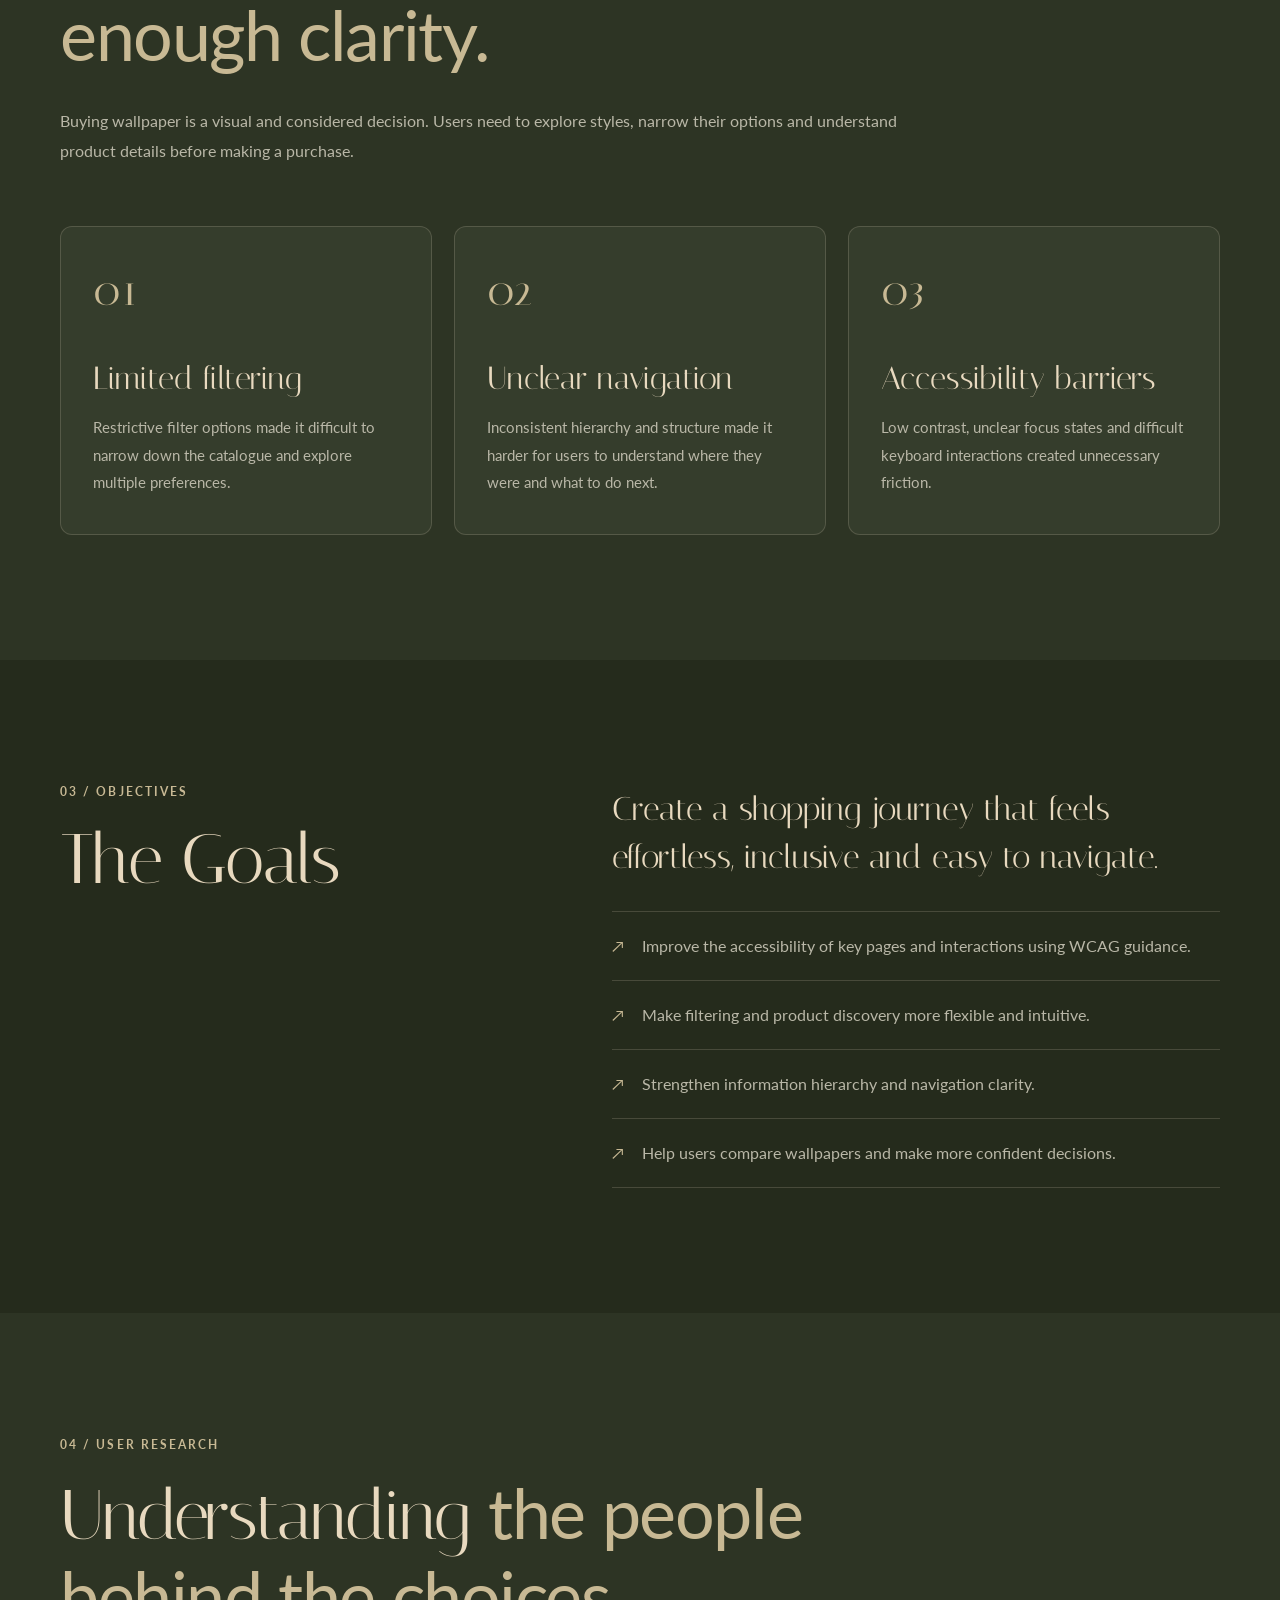
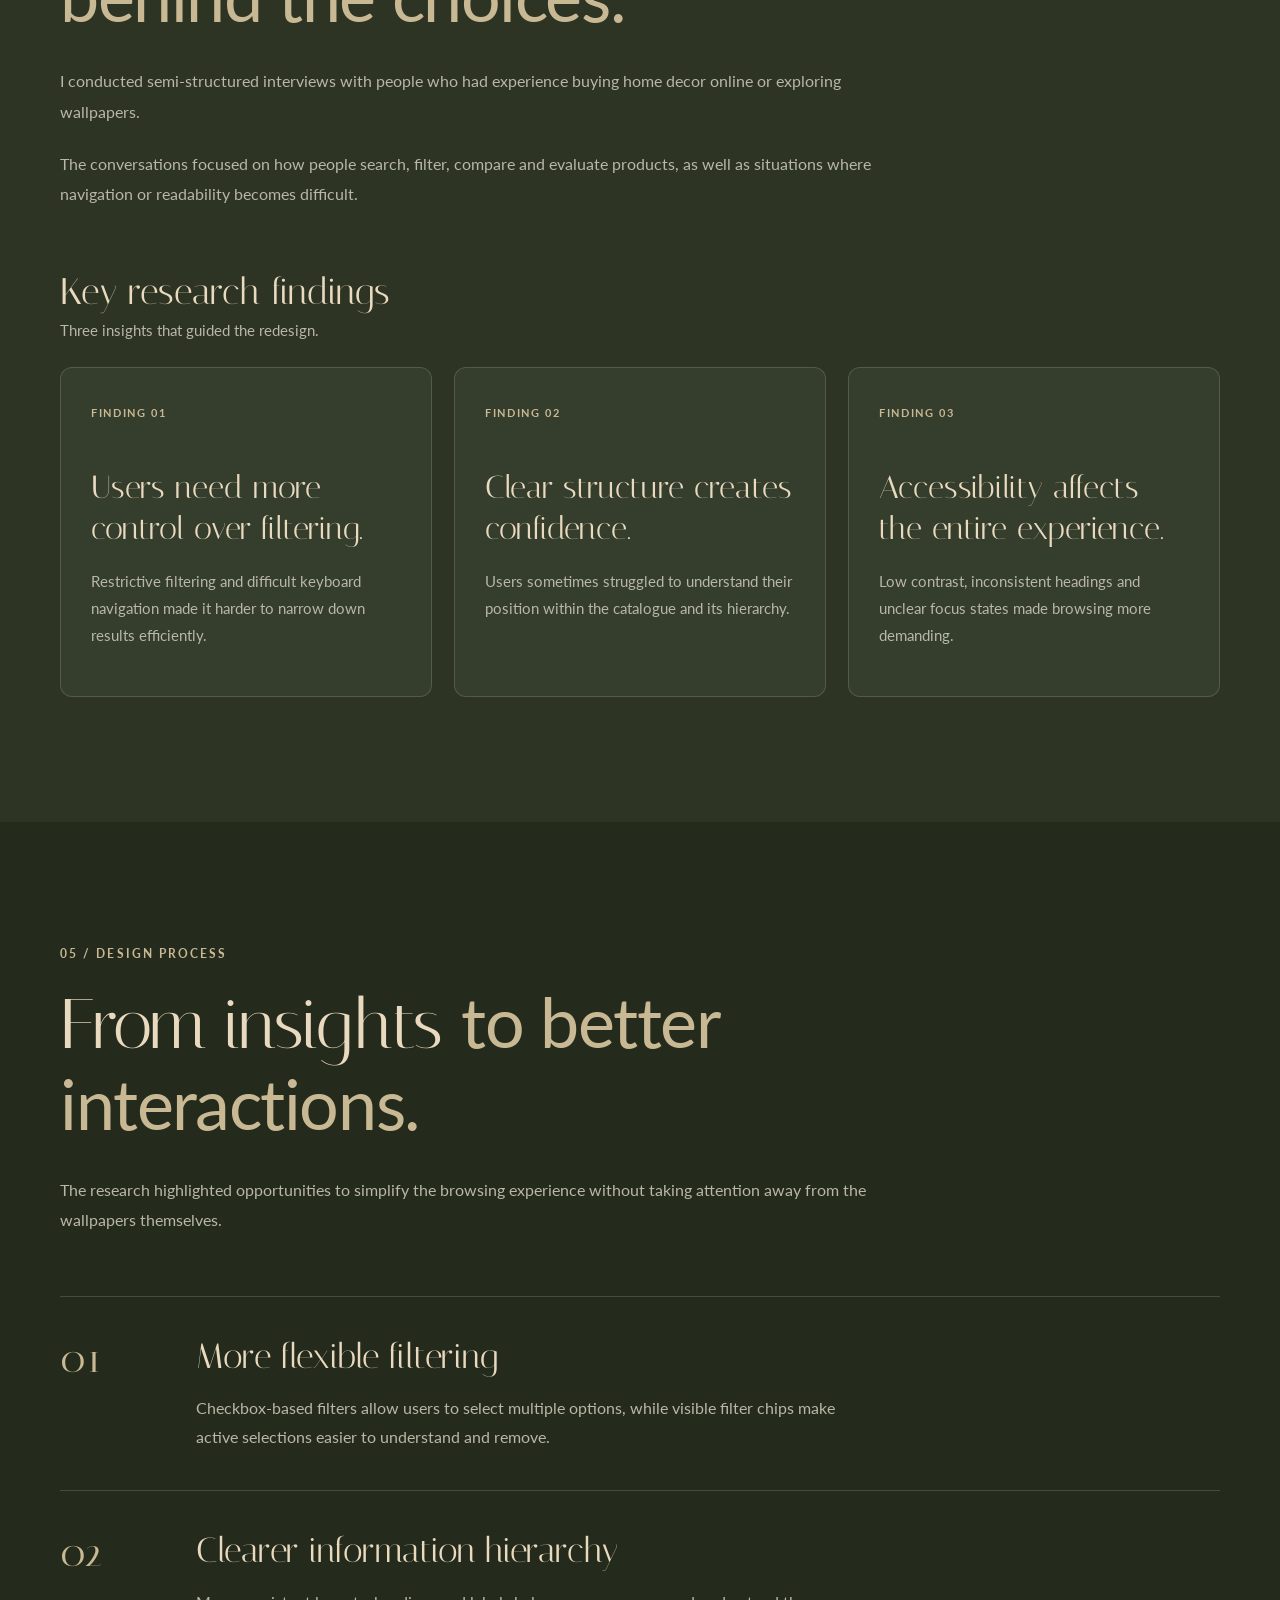
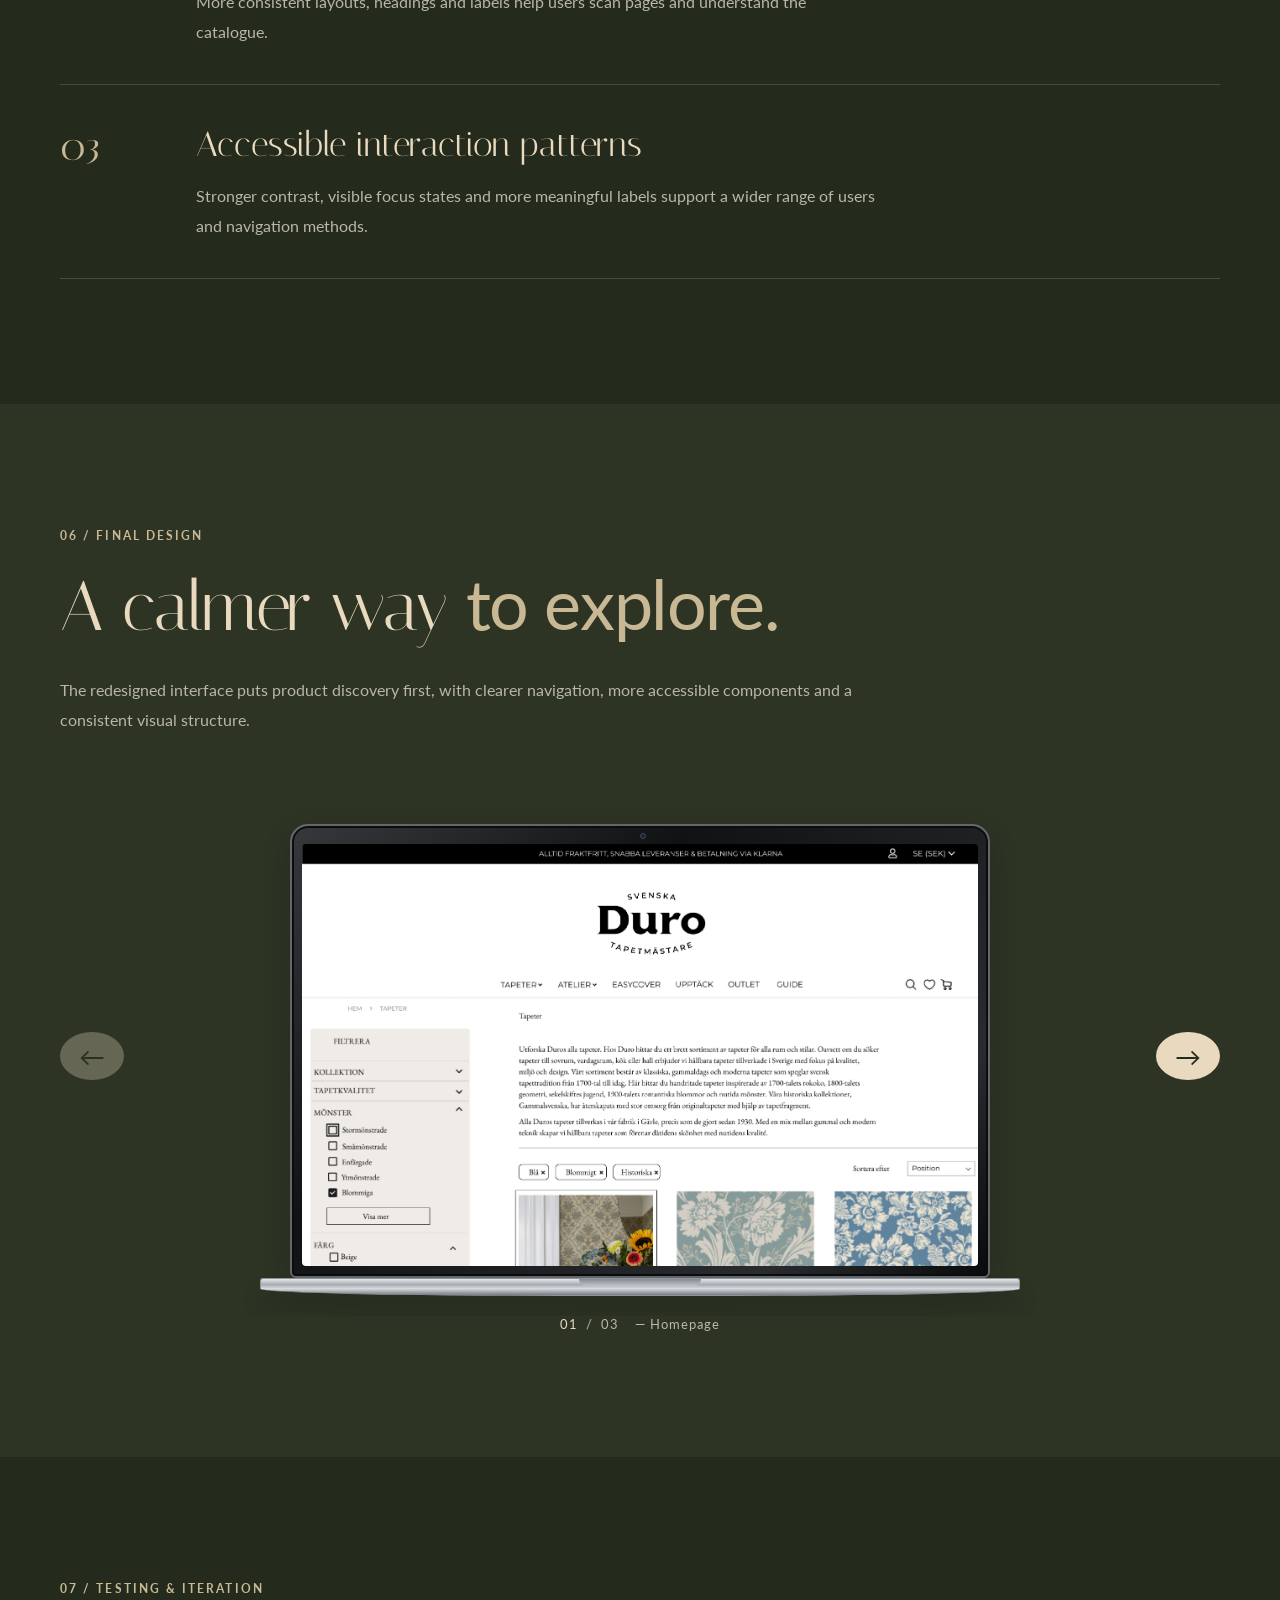
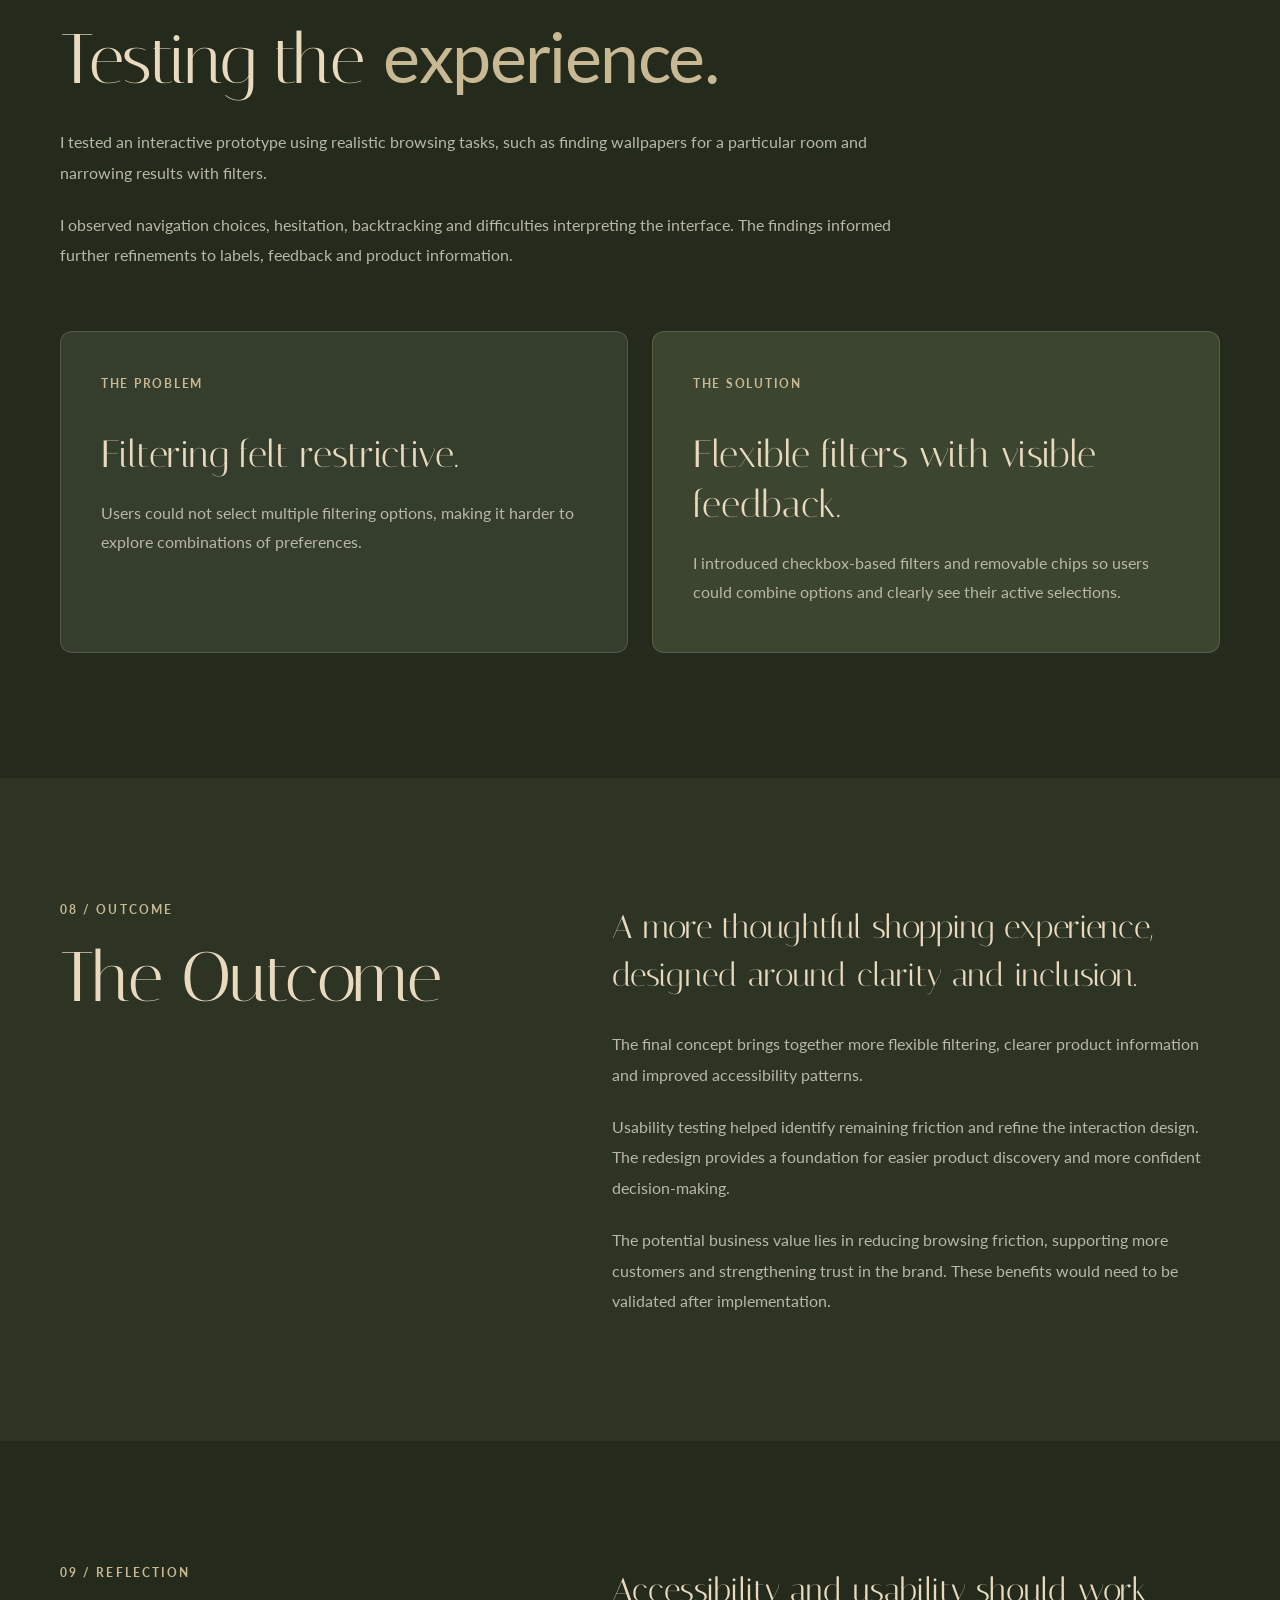
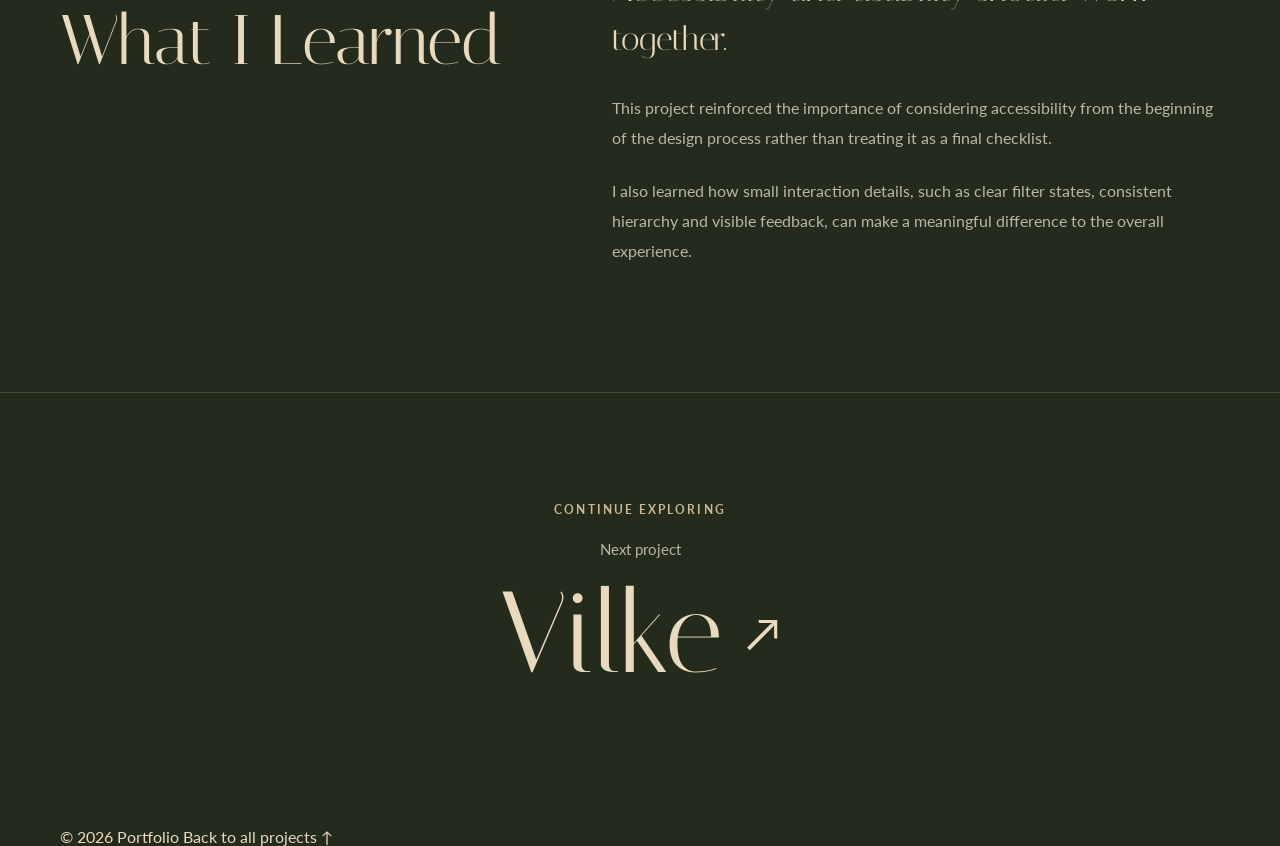
<file: html/duro.html>
<!DOCTYPE html>
<html lang="en">

<head>
    <meta charset="UTF-8">
    <meta name="viewport" content="width=device-width, initial-scale=1.0">

    <meta name="description"
          content="Duro Sweden UX case study — improving accessibility, navigation and the wallpaper shopping experience.">

    <title>Duro Sweden | UX Case Study</title>

    <link rel="preconnect" href="https://fonts.googleapis.com">
    <link rel="preconnect" href="https://fonts.gstatic.com" crossorigin>

    <link href="https://fonts.googleapis.com/css2?family=Italiana&family=Lato:wght@300;400;500;700&display=swap"
          rel="stylesheet">

    <link rel="stylesheet" href="../css/global.css">
    <link rel="stylesheet" href="../css/header.css">
    <link rel="stylesheet" href="../css/case-study.css">
</head>

<body class="case-study-page">

    <!-- NAVIGATION -->
    
<header class="header">
  <a href="./index.html" class="brand" aria-label="Home">AG</a>

  <nav class="main-nav" aria-label="Main navigation">
    <button class="menu-toggle" aria-label="Toggle menu" aria-expanded="false">
      <i class="fas fa-bars" aria-hidden="true"></i>
    </button>
    <ul class="nav">
      <li><a href="./index.html">Home</a></li>
      <li><a href="./about.html">About me</a></li>
      <li><a href="./projects.html" aria-current="page">Projects</a></li>
      <li><a href="./resume.html">Resume</a></li>
      <li><a href="./contact.html">Contact</a></li>
    </ul>
  </nav>
</header>


    <main id="main-content">

        <!-- HERO -->
        <section class="case-hero">

            <div class="case-container">

                <a href="projects.html" class="back-link">
                    <span aria-hidden="true">←</span>
                    Back to projects
                </a>

                <p class="eyebrow">
                    01 / UX DESIGN & ACCESSIBILITY
                </p>

                <h1>Duro Sweden<span class="accent-dot">.</span></h1>

                <p class="case-hero-subtitle">
                    Making wallpaper shopping more accessible,
                    intuitive and enjoyable.
                </p>

                <div class="case-hero-meta">

                    <div class="meta-item">
                        <span class="meta-label">ROLE</span>
                        <span class="meta-value">
                            UX / Experience Designer
                        </span>
                    </div>

                    <div class="meta-item">
                        <span class="meta-label">FOCUS</span>
                        <span class="meta-value">
                            Accessibility & Usability
                        </span>
                    </div>

                    <div class="meta-item">
                        <span class="meta-label">PROJECT TYPE</span>
                        <span class="meta-value">
                            E-commerce Redesign
                        </span>
                    </div>

                </div>

            </div>

        </section>


    

        <!-- OVERVIEW -->
        <section class="case-section" id="overview">

            <div class="case-container case-two-column">

                <div class="case-section-heading">
                    <span class="section-number">01 / INTRODUCTION</span>
                    <h2>Overview</h2>
                </div>

                <div class="case-section-body">

                    <p class="lead-text">
                        A beautiful wallpaper catalogue deserves
                        an equally thoughtful shopping experience.
                    </p>

                    <p>
                        Duro Sweden offers a wide range of wallpapers,
                        but the existing website made it difficult
                        for users to explore patterns, compare options
                        and feel confident in their choices.
                    </p>

                    <p>
                        As an Experience Design student, I worked
                        through the UX process, from user research
                        and information structure to interaction
                        design and UI improvements.
                    </p>

                    <p>
                        The goal was to create a clearer, more
                        inclusive shopping experience by improving
                        navigation, product discovery and
                        accessibility in line with WCAG principles.
                    </p>

                </div>

            </div>

        </section>


        <!-- CHALLENGE -->
        <section class="case-section case-section-alt" id="challenge">

            <div class="case-container">

                <div class="case-section-intro">

                    <span class="section-number">02 / THE CHALLENGE</span>

                    <h2>
                        Too many choices.
                        <em>Not enough clarity.</em>
                    </h2>

                    <p>
                        Buying wallpaper is a visual and considered
                        decision. Users need to explore styles,
                        narrow their options and understand product
                        details before making a purchase.
                    </p>

                </div>

                <div class="challenge-grid">

                    <article class="challenge-card">

                        <span class="card-number">01</span>

                        <h3>Limited filtering</h3>

                        <p>
                            Restrictive filter options made it
                            difficult to narrow down the catalogue
                            and explore multiple preferences.
                        </p>

                    </article>

                    <article class="challenge-card">

                        <span class="card-number">02</span>

                        <h3>Unclear navigation</h3>

                        <p>
                            Inconsistent hierarchy and structure
                            made it harder for users to understand
                            where they were and what to do next.
                        </p>

                    </article>

                    <article class="challenge-card">

                        <span class="card-number">03</span>

                        <h3>Accessibility barriers</h3>

                        <p>
                            Low contrast, unclear focus states
                            and difficult keyboard interactions
                            created unnecessary friction.
                        </p>

                    </article>

                </div>

            </div>

        </section>


        <!-- GOALS -->
        <section class="case-section">

            <div class="case-container case-two-column">

                <div class="case-section-heading">

                    <span class="section-number">03 / OBJECTIVES</span>
                    <h2>The Goals</h2>

                </div>

                <div class="case-section-body">

                    <p class="lead-text">
                        Create a shopping journey that feels
                        effortless, inclusive and easy to navigate.
                    </p>

                    <ul class="case-goal-list">

                        <li>
                            Improve the accessibility of key pages
                            and interactions using WCAG guidance.
                        </li>

                        <li>
                            Make filtering and product discovery
                            more flexible and intuitive.
                        </li>

                        <li>
                            Strengthen information hierarchy
                            and navigation clarity.
                        </li>

                        <li>
                            Help users compare wallpapers and
                            make more confident decisions.
                        </li>

                    </ul>

                </div>

            </div>

        </section>


        <!-- RESEARCH -->
        <section class="case-section case-section-alt" id="research">

            <div class="case-container">

                <div class="case-section-intro">

                    <span class="section-number">04 / USER RESEARCH</span>

                    <h2>
                        Understanding
                        <em>the people behind the choices.</em>
                    </h2>

                    <p>
                        I conducted semi-structured interviews
                        with people who had experience buying
                        home decor online or exploring wallpapers.
                    </p>

                    <p>
                        The conversations focused on how people
                        search, filter, compare and evaluate
                        products, as well as situations where
                        navigation or readability becomes difficult.
                    </p>

                </div>

                <div class="findings-heading">
                    <h3>Key research findings</h3>
                    <p>
                        Three insights that guided the redesign.
                    </p>
                </div>

                <div class="findings-grid">

                    <article class="finding-card">

                        <span class="finding-index">FINDING 01</span>

                        <h3>
                            Users need more control
                            over filtering.
                        </h3>

                        <p>
                            Restrictive filtering and difficult
                            keyboard navigation made it harder
                            to narrow down results efficiently.
                        </p>

                    </article>

                    <article class="finding-card">

                        <span class="finding-index">FINDING 02</span>

                        <h3>
                            Clear structure creates
                            confidence.
                        </h3>

                        <p>
                            Users sometimes struggled to
                            understand their position within
                            the catalogue and its hierarchy.
                        </p>

                    </article>

                    <article class="finding-card">

                        <span class="finding-index">FINDING 03</span>

                        <h3>
                            Accessibility affects
                            the entire experience.
                        </h3>

                        <p>
                            Low contrast, inconsistent headings
                            and unclear focus states made
                            browsing more demanding.
                        </p>

                    </article>

                </div>

            </div>

        </section>


        <!-- DESIGN DECISIONS -->
        <section class="case-section" id="design">

            <div class="case-container">

                <div class="case-section-intro">

                    <span class="section-number">05 / DESIGN PROCESS</span>

                    <h2>
                        From insights
                        <em>to better interactions.</em>
                    </h2>

                    <p>
                        The research highlighted opportunities
                        to simplify the browsing experience
                        without taking attention away from
                        the wallpapers themselves.
                    </p>

                </div>

                <div class="decision-list">

                    <div class="decision-item">

                        <span class="decision-number">01</span>

                        <div>
                            <h3>More flexible filtering</h3>
                            <p>
                                Checkbox-based filters allow users
                                to select multiple options, while
                                visible filter chips make active
                                selections easier to understand
                                and remove.
                            </p>
                        </div>

                    </div>

                    <div class="decision-item">

                        <span class="decision-number">02</span>

                        <div>
                            <h3>Clearer information hierarchy</h3>
                            <p>
                                More consistent layouts, headings
                                and labels help users scan pages
                                and understand the catalogue.
                            </p>
                        </div>

                    </div>

                    <div class="decision-item">

                        <span class="decision-number">03</span>

                        <div>
                            <h3>Accessible interaction patterns</h3>
                            <p>
                                Stronger contrast, visible focus
                                states and more meaningful labels
                                support a wider range of users
                                and navigation methods.
                            </p>
                        </div>

                    </div>

                </div>

            </div>

        </section>


        <!-- FINAL UI -->
        <section class="case-section case-section-alt" id="final-design">

            <div class="case-container">

                <div class="case-section-intro">

                    <span class="section-number">06 / FINAL DESIGN</span>

                    <h2>
                        A calmer way
                        <em>to explore.</em>
                    </h2>

                    <p>
                        The redesigned interface puts product
                        discovery first, with clearer navigation,
                        more accessible components and a
                        consistent visual structure.
                    </p>

                </div>

                <div class="project-carousel"
                     aria-label="Duro Sweden design showcase">

                    <button
                        class="carousel-btn prev"
                        type="button"
                        aria-label="Previous design"
                    >
                        ←
                    </button>

                    <div class="carousel-viewport">

                        <div class="carousel-track">

                            <div class="carousel-slide">
                                <iframe
                                    src="../laptop html/duro-laptop.html"
                                    title="Duro redesigned homepage"
                                    loading="lazy">
                                </iframe>
                            </div>

                            <div class="carousel-slide">
                                <iframe
                                    src="../laptop html/duro-produktsida-laptop.html"
                                    title="Duro redesigned product page"
                                    loading="lazy">
                                </iframe>
                            </div>

                            <div class="carousel-slide">
                                <iframe
                                    src="../laptop html/duro-kundvagn-laptop.html"
                                    title="Duro redesigned shopping cart"
                                    loading="lazy">
                                </iframe>
                            </div>

                        </div>

                    </div>

                    <button
                        class="carousel-btn next"
                        type="button"
                        aria-label="Next design"
                    >
                        →
                    </button>

                </div>

                <p class="carousel-caption" aria-live="polite">
                    <span id="carousel-current">01</span>
                    <span class="caption-divider">/</span>
                    <span>03</span>
                    <span class="caption-description">
                        — Homepage
                    </span>
                </p>

            </div>

        </section>


        <!-- USABILITY TESTING -->
        <section class="case-section" id="testing">

            <div class="case-container">

                <div class="case-section-intro">

                    <span class="section-number">07 / TESTING & ITERATION</span>

                    <h2>
                        Testing the
                        <em>experience.</em>
                    </h2>

                    <p>
                        I tested an interactive prototype using
                        realistic browsing tasks, such as finding
                        wallpapers for a particular room and
                        narrowing results with filters.
                    </p>

                    <p>
                        I observed navigation choices, hesitation,
                        backtracking and difficulties interpreting
                        the interface. The findings informed
                        further refinements to labels, feedback
                        and product information.
                    </p>

                </div>

                <div class="iteration-grid">

                    <article class="iteration-card">

                        <span class="iteration-label">THE PROBLEM</span>

                        <h3>
                            Filtering felt restrictive.
                        </h3>

                        <p>
                            Users could not select multiple
                            filtering options, making it harder
                            to explore combinations of preferences.
                        </p>

                    </article>

                    <article class="iteration-card solution-card">

                        <span class="iteration-label">THE SOLUTION</span>

                        <h3>
                            Flexible filters with visible feedback.
                        </h3>

                        <p>
                            I introduced checkbox-based filters
                            and removable chips so users could
                            combine options and clearly see
                            their active selections.
                        </p>

                    </article>

                </div>

            </div>

        </section>


        <!-- OUTCOME -->
        <section class="case-section case-section-alt" id="outcome">

            <div class="case-container case-two-column">

                <div class="case-section-heading">

                    <span class="section-number">08 / OUTCOME</span>

                    <h2>
                        The Outcome
                    </h2>

                </div>

                <div class="case-section-body">

                    <p class="lead-text">
                        A more thoughtful shopping experience,
                        designed around clarity and inclusion.
                    </p>

                    <p>
                        The final concept brings together
                        more flexible filtering, clearer
                        product information and improved
                        accessibility patterns.
                    </p>

                    <p>
                        Usability testing helped identify
                        remaining friction and refine the
                        interaction design. The redesign
                        provides a foundation for easier
                        product discovery and more confident
                        decision-making.
                    </p>

                    <p>
                        The potential business value lies
                        in reducing browsing friction,
                        supporting more customers and
                        strengthening trust in the brand.
                        These benefits would need to be
                        validated after implementation.
                    </p>

                </div>

            </div>

        </section>


        <!-- REFLECTION -->
        <section class="case-section">

            <div class="case-container case-two-column">

                <div class="case-section-heading">

                    <span class="section-number">09 / REFLECTION</span>

                    <h2>
                        What I Learned
                    </h2>

                </div>

                <div class="case-section-body">

                    <p class="lead-text">
                        Accessibility and usability
                        should work together.
                    </p>

                    <p>
                        This project reinforced the importance
                        of considering accessibility from the
                        beginning of the design process rather
                        than treating it as a final checklist.
                    </p>

                    <p>
                        I also learned how small interaction
                        details, such as clear filter states,
                        consistent hierarchy and visible feedback,
                        can make a meaningful difference to
                        the overall experience.
                    </p>

                </div>

            </div>

        </section>


        <!-- NEXT PROJECT -->
        <section class="next-project-section">

            <div class="case-container">

                <span class="section-number">
                    CONTINUE EXPLORING
                </span>

                <p>Next project</p>

                <a href="vilke.html" class="next-project-link">
                    Vilke
                    <span aria-hidden="true">↗</span>
                </a>

            </div>

        </section>

    </main>


    <!-- FOOTER -->
    <footer class="case-footer">

        <div class="case-container footer-inner">

            <span>© 2026 Portfolio</span>

            <a href="projects.html">
                Back to all projects ↑
            </a>

        </div>

    </footer>

    <script src="../scripts/index.js"></script>

    <!-- CAROUSEL SCRIPT -->
    <script>
        const carousel = document.querySelector(".project-carousel");

        if (carousel) {
            const track = carousel.querySelector(".carousel-track");
            const slides = carousel.querySelectorAll(".carousel-slide");
            const prev = carousel.querySelector(".carousel-btn.prev");
            const next = carousel.querySelector(".carousel-btn.next");

            const currentNumber =
                document.getElementById("carousel-current");

            const description =
                document.querySelector(".caption-description");

            const slideNames = [
                "Homepage",
                "Product page",
                "Shopping cart"
            ];

            let currentIndex = 0;

            function updateCarousel() {
                track.style.transform =
                    `translateX(-${currentIndex * 100}%)`;

                currentNumber.textContent =
                    String(currentIndex + 1).padStart(2, "0");

                description.textContent =
                    `— ${slideNames[currentIndex]}`;

                prev.disabled = currentIndex === 0;
                next.disabled = currentIndex === slides.length - 1;
            }

            prev.addEventListener("click", () => {
                if (currentIndex > 0) {
                    currentIndex--;
                    updateCarousel();
                }
            });

            next.addEventListener("click", () => {
                if (currentIndex < slides.length - 1) {
                    currentIndex++;
                    updateCarousel();
                }
            });

            updateCarousel();
        }
    </script>

</body>
</html>
</file>
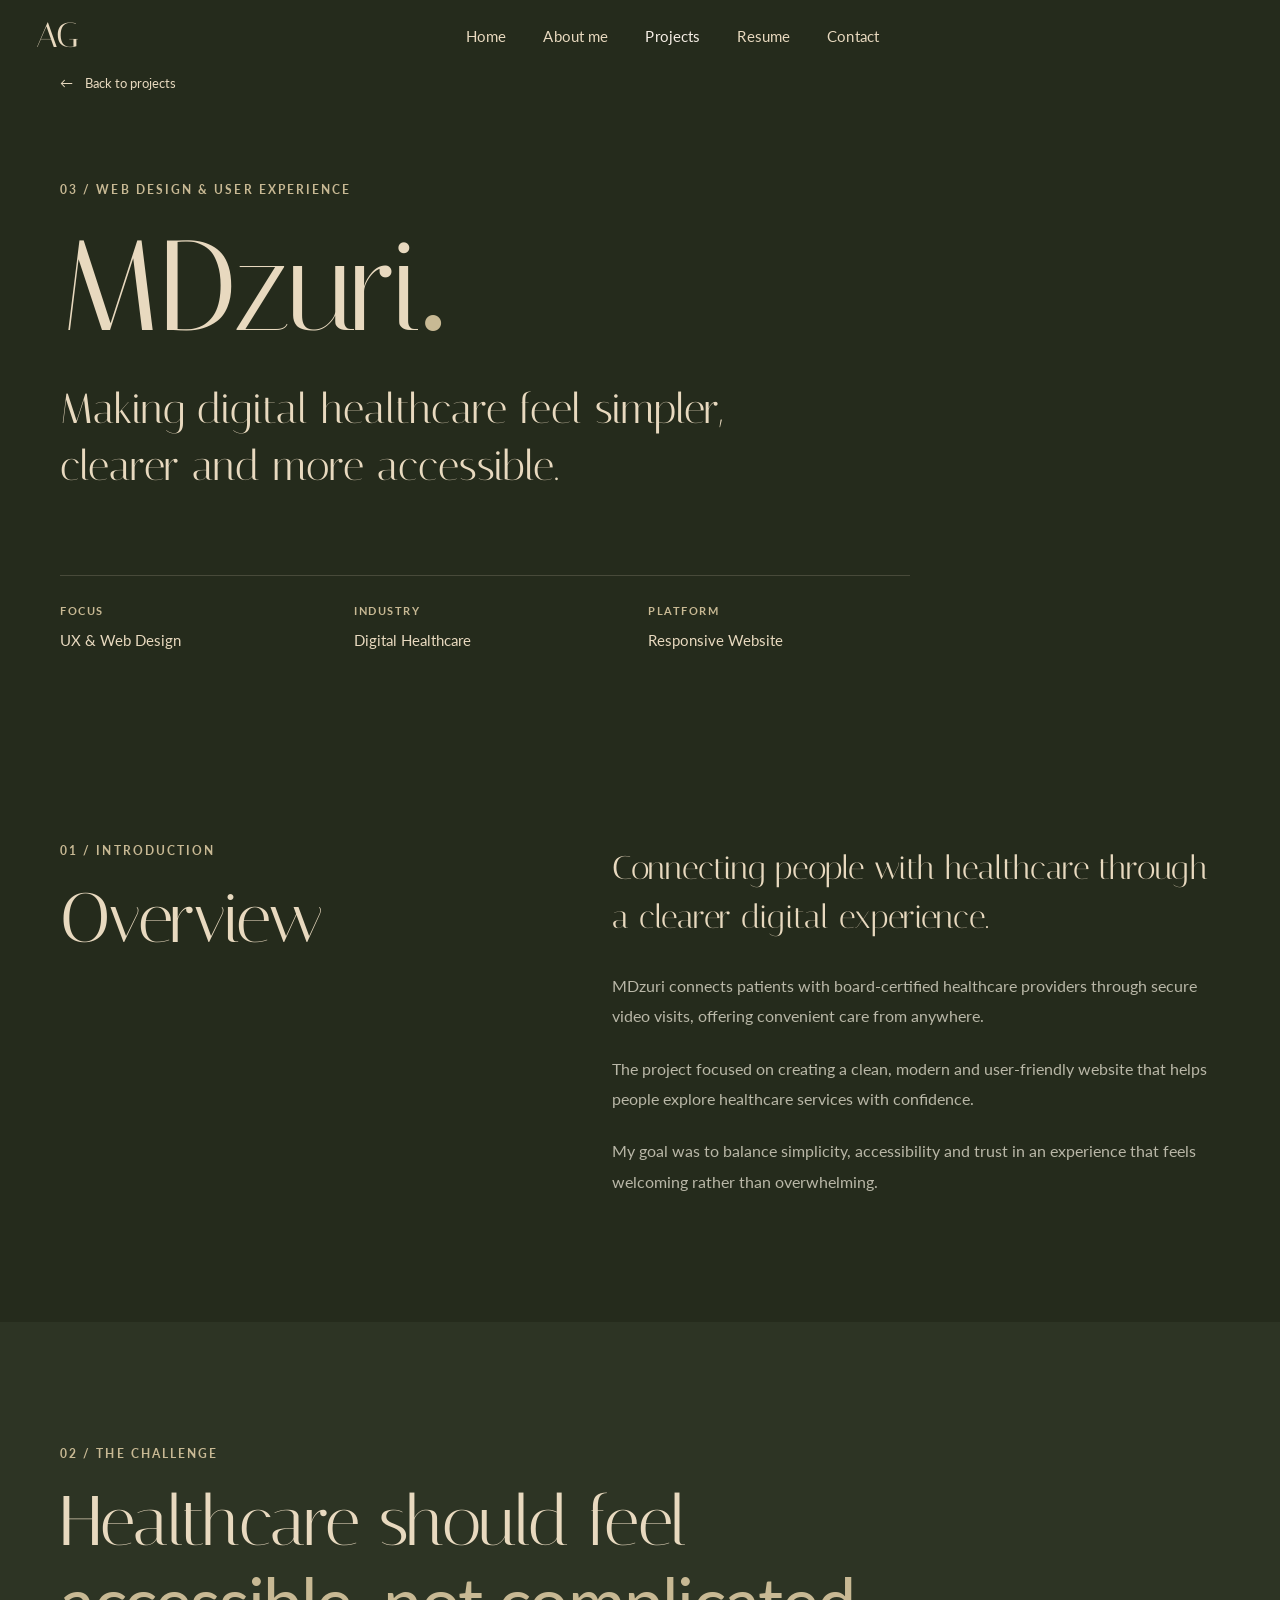
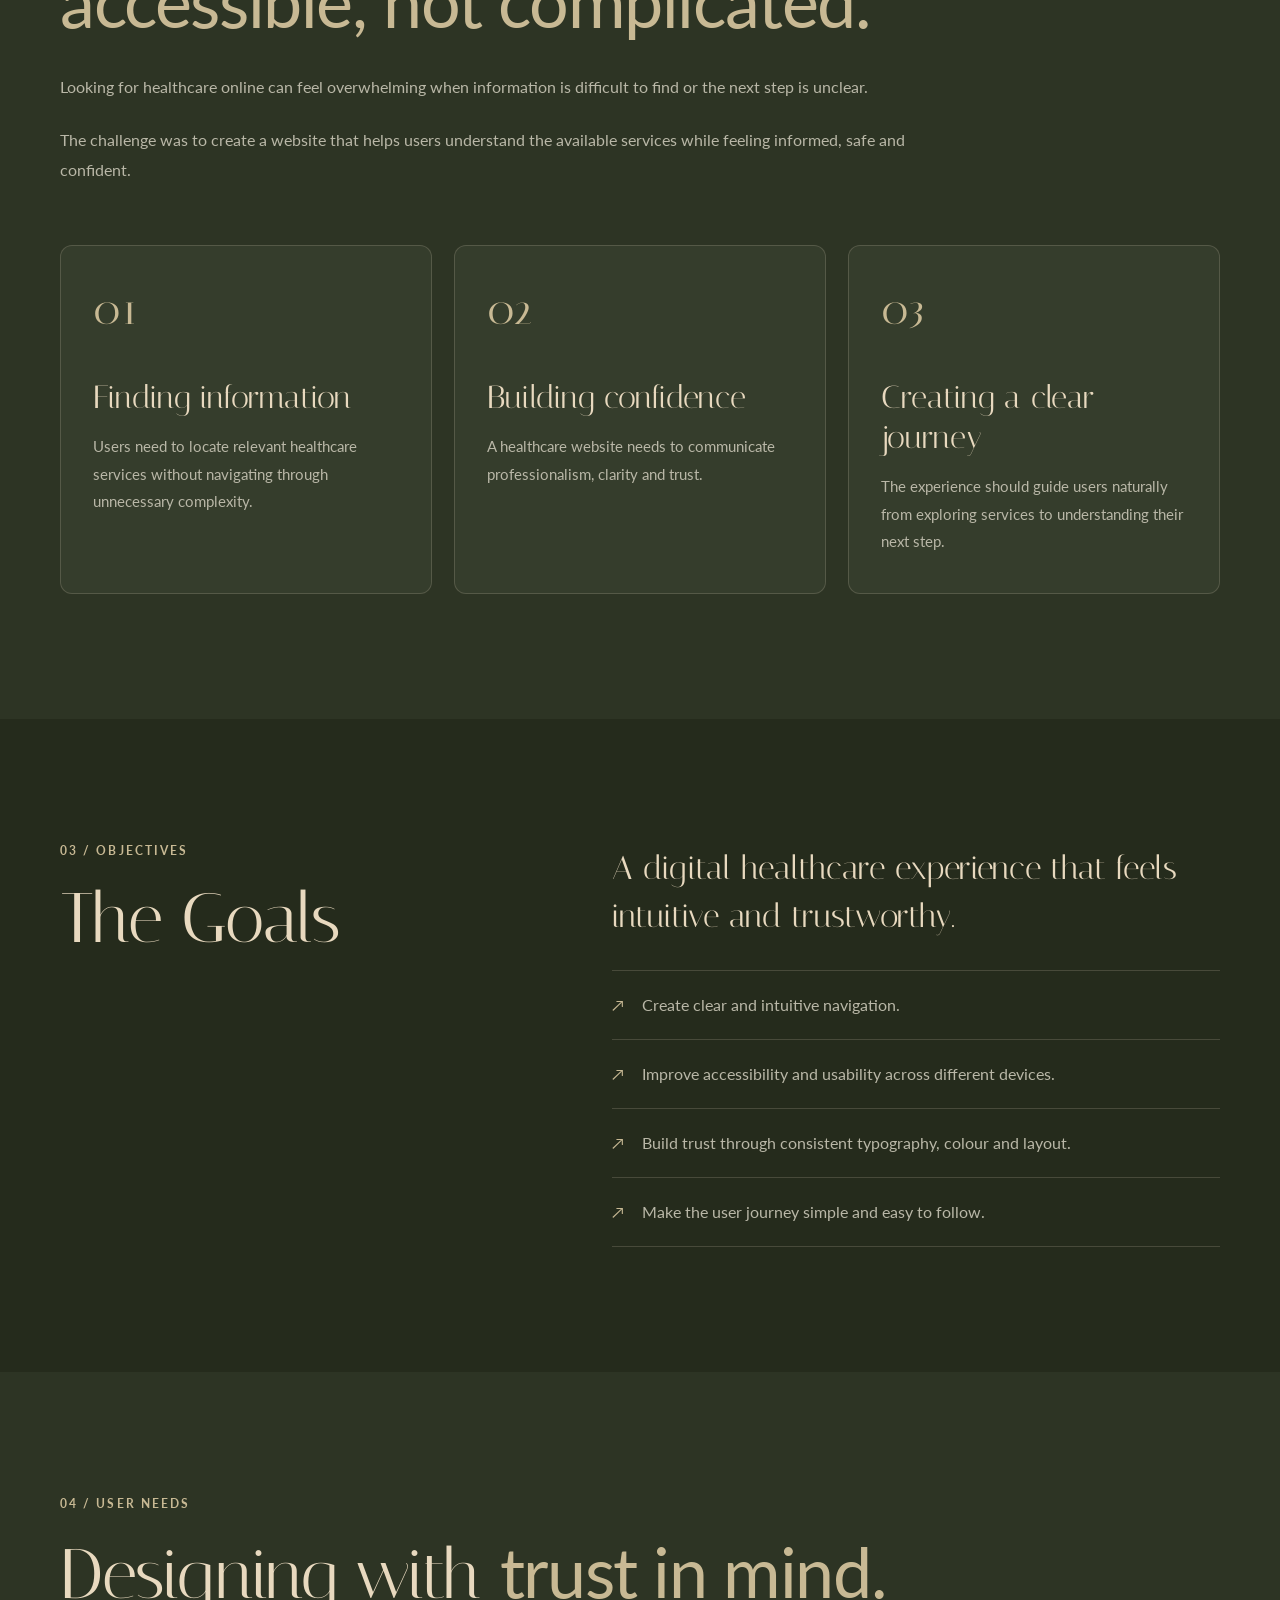
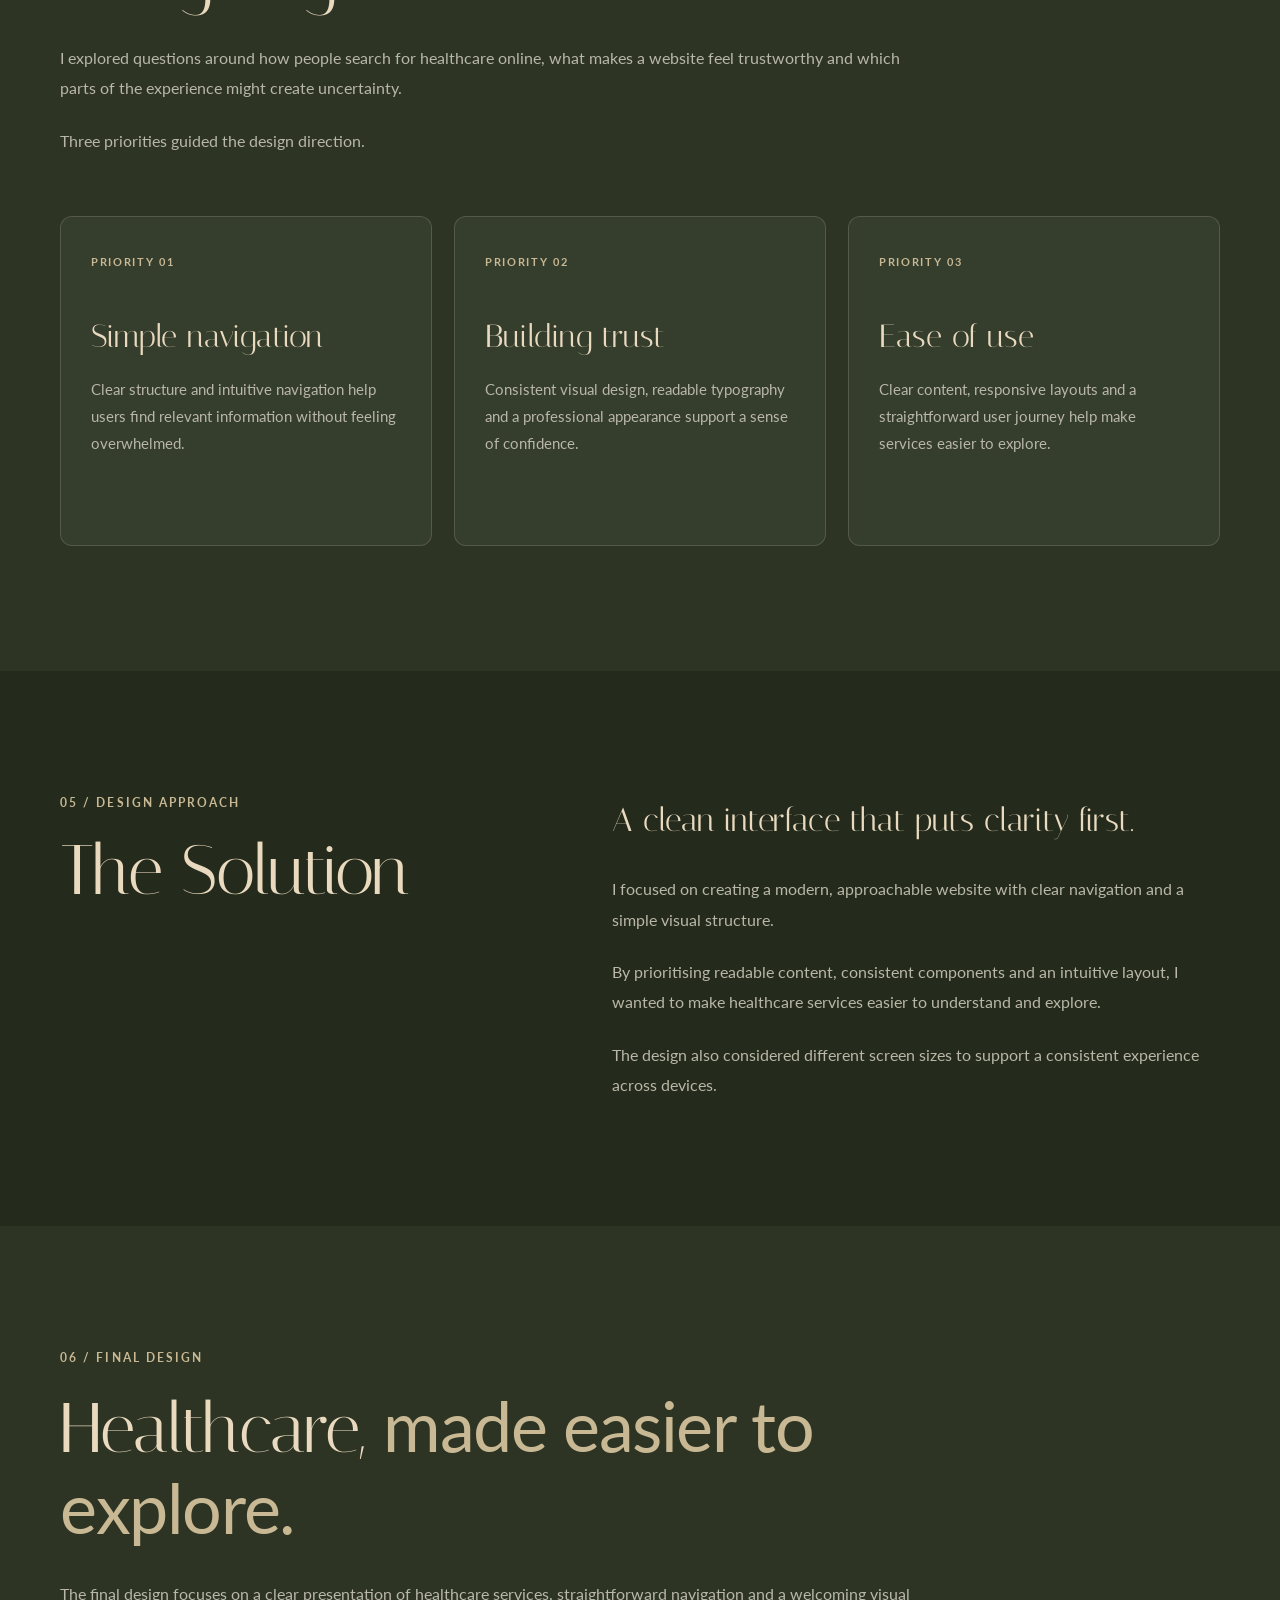
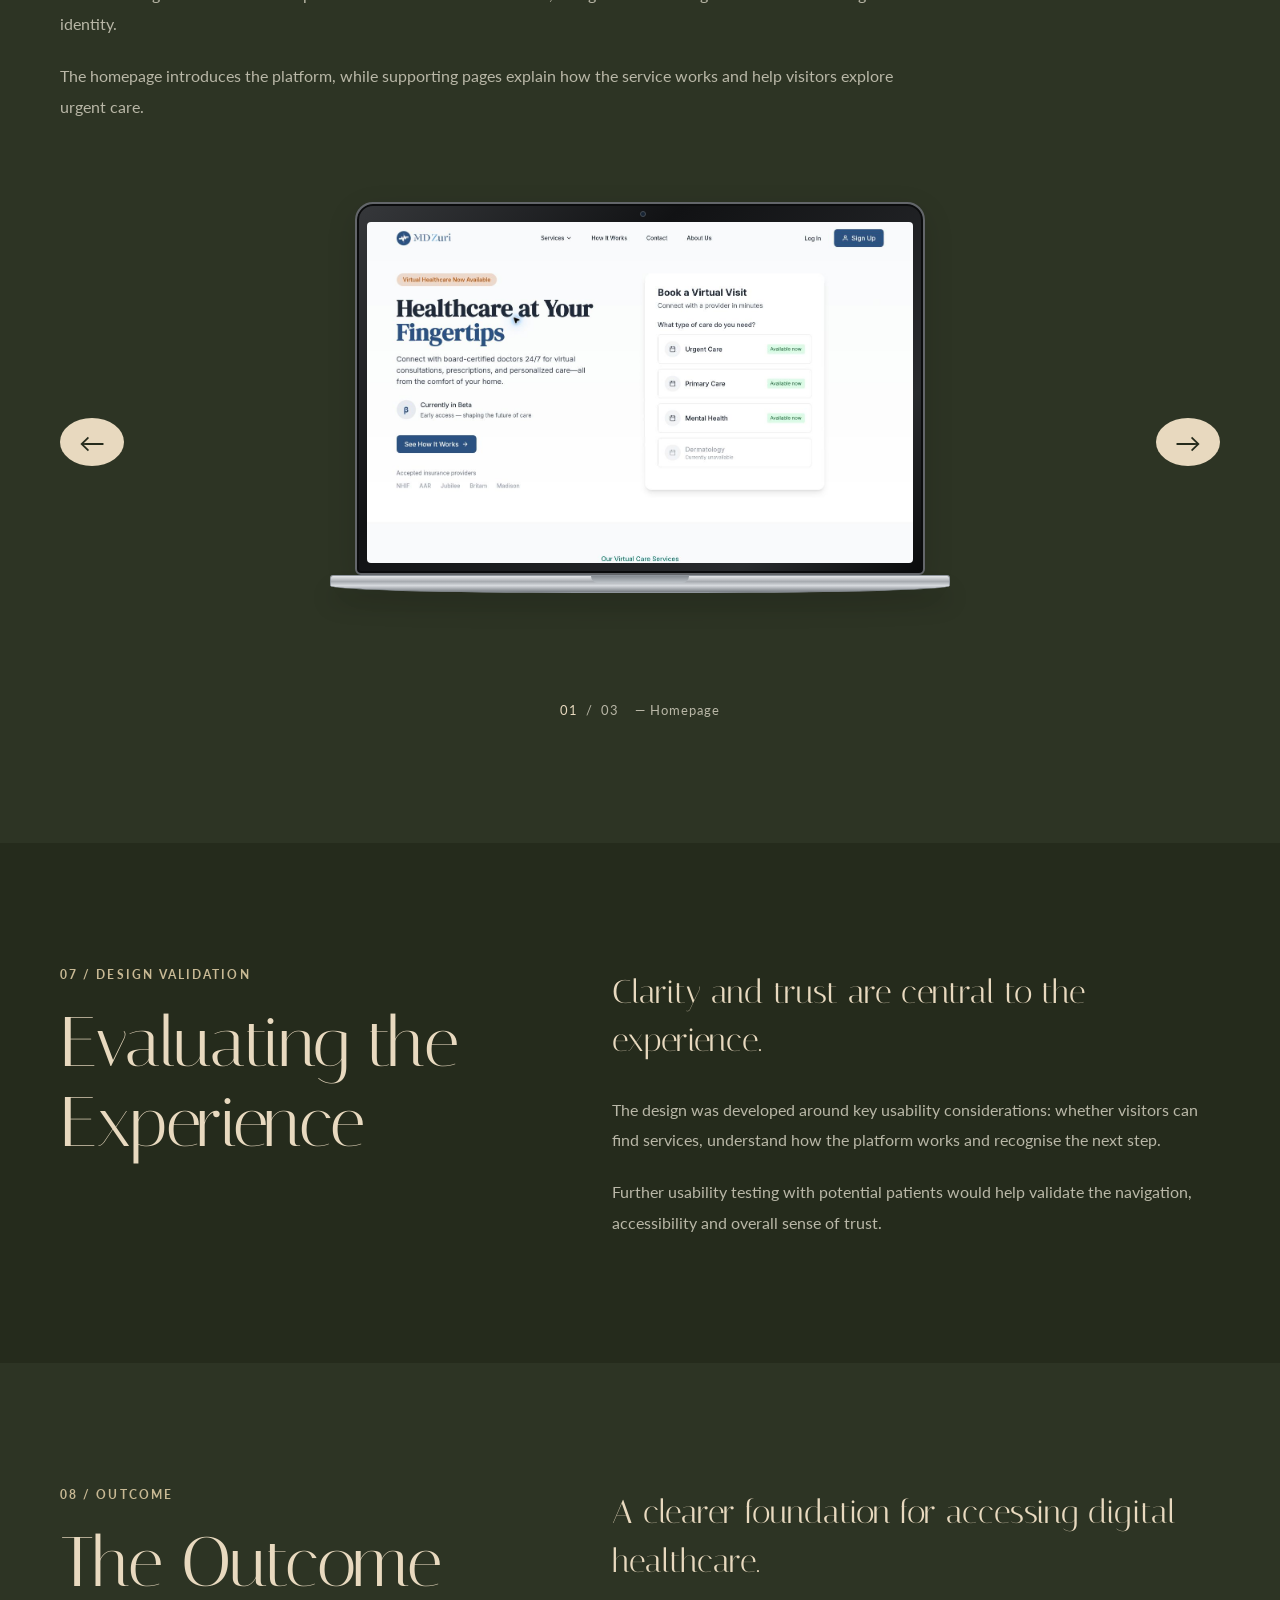
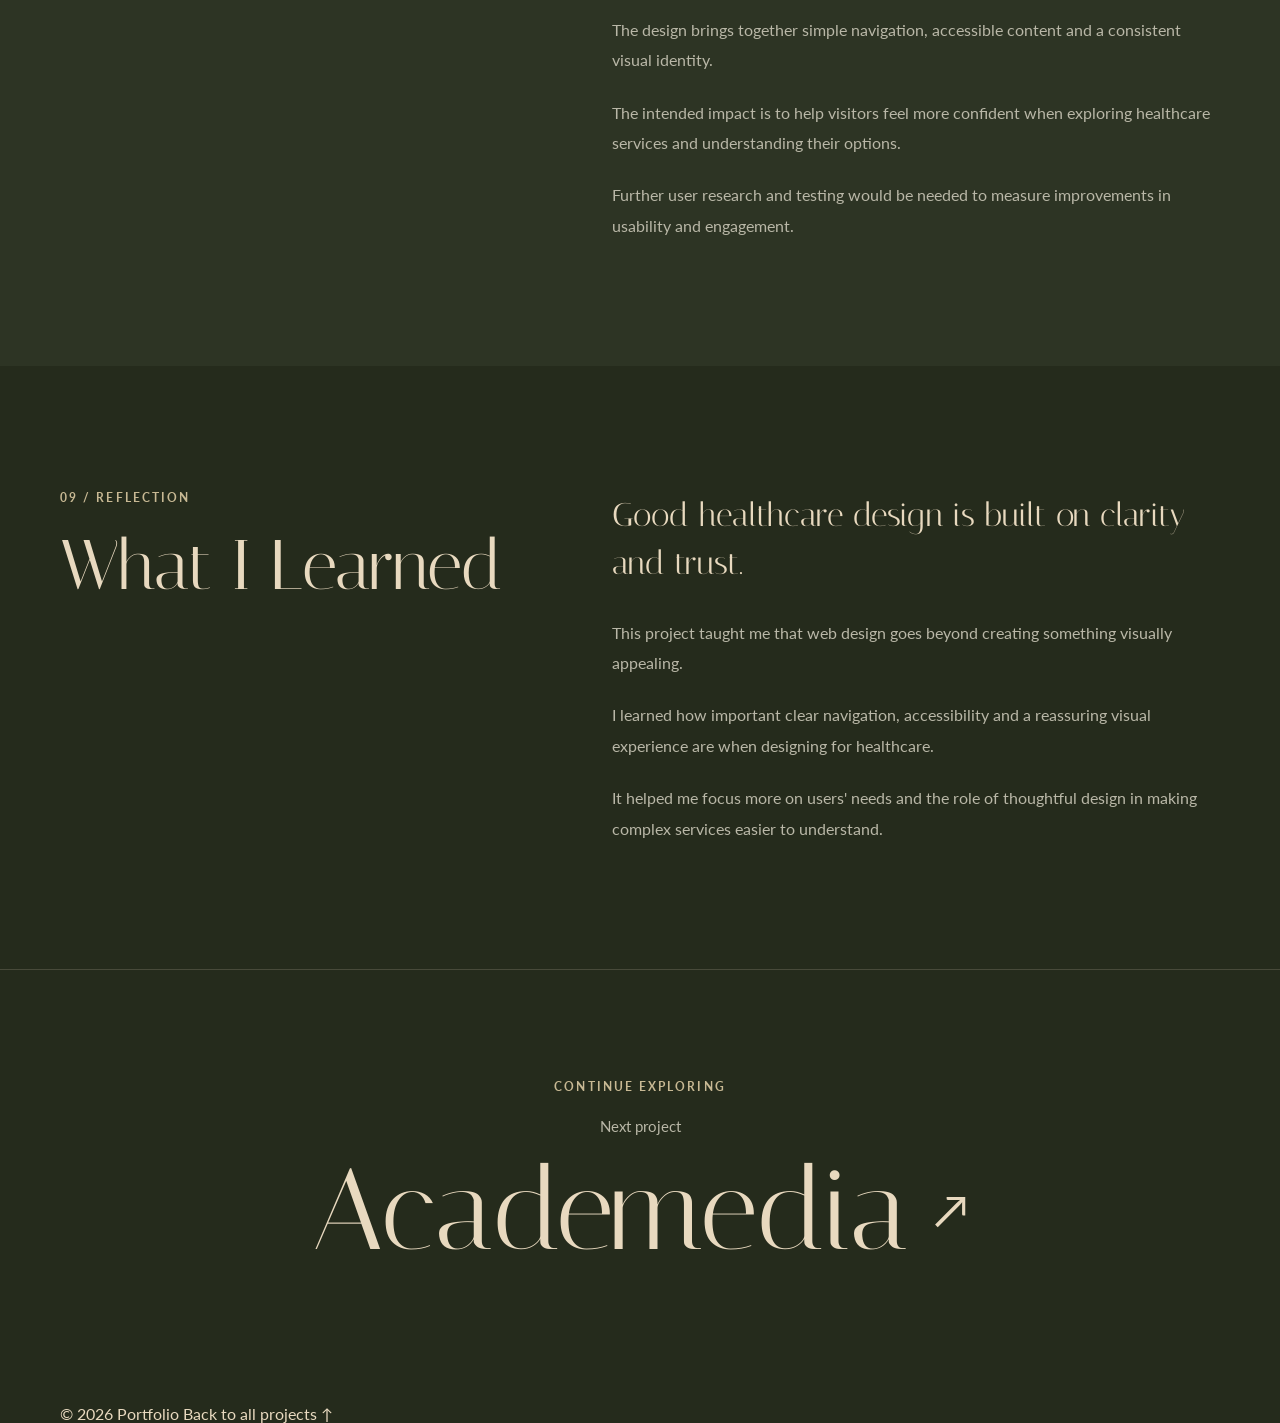
<file: html/mdzuri.html>
<!DOCTYPE html>
<html lang="en">

<head>
    <meta charset="UTF-8">
    <meta name="viewport" content="width=device-width, initial-scale=1.0">

    <title>MDzuri | UX Case Study</title>

    <meta name="description"
          content="MDzuri UX case study — creating a clear, accessible and trustworthy digital healthcare experience.">

    <link rel="preconnect" href="https://fonts.googleapis.com">
    <link rel="preconnect" href="https://fonts.gstatic.com" crossorigin>

    <link href="https://fonts.googleapis.com/css2?family=Italiana&family=Lato:wght@300;400;500;700&display=swap"
          rel="stylesheet">

    <link rel="stylesheet" href="../css/global.css">
    <link rel="stylesheet" href="../css/header.css">
    <link rel="stylesheet" href="../css/case-study.css">

</head>

<body class="case-study-page">

    <!-- NAVIGATION -->
   <header class="header">
  <a href="./index.html" class="brand" aria-label="Home">AG</a>

  <nav class="main-nav" aria-label="Main navigation">
    <button class="menu-toggle" aria-label="Toggle menu" aria-expanded="false">
      <i class="fas fa-bars" aria-hidden="true"></i>
    </button>
    <ul class="nav">
      <li><a href="./index.html">Home</a></li>
      <li><a href="./about.html">About me</a></li>
      <li><a href="./projects.html" aria-current="page">Projects</a></li>
      <li><a href="./resume.html">Resume</a></li>
      <li><a href="./contact.html">Contact</a></li>
    </ul>
  </nav>
</header>


    <main id="main-content">

        <!-- HERO -->
        <section class="case-hero">

            <div class="case-container">

                <a href="projects.html" class="back-link">
                    <span aria-hidden="true">←</span>
                    Back to projects
                </a>

                <p class="eyebrow">
                    03 / WEB DESIGN & USER EXPERIENCE
                </p>

                <h1>
                    MDzuri<span class="accent-dot">.</span>
                </h1>

                <p class="case-hero-subtitle">
                    Making digital healthcare feel
                    simpler, clearer and more accessible.
                </p>

                <div class="case-hero-meta">

                    <div class="meta-item">
                        <span class="meta-label">FOCUS</span>
                        <span class="meta-value">
                            UX & Web Design
                        </span>
                    </div>

                    <div class="meta-item">
                        <span class="meta-label">INDUSTRY</span>
                        <span class="meta-value">
                            Digital Healthcare
                        </span>
                    </div>

                    <div class="meta-item">
                        <span class="meta-label">PLATFORM</span>
                        <span class="meta-value">
                            Responsive Website
                        </span>
                    </div>

                </div>

            </div>

        </section>


        <!-- OVERVIEW -->
        <section class="case-section" id="overview">

            <div class="case-container case-two-column">

                <div class="case-section-heading">

                    <span class="section-number">
                        01 / INTRODUCTION
                    </span>

                    <h2>Overview</h2>

                </div>

                <div class="case-section-body">

                    <p class="lead-text">
                        Connecting people with healthcare
                        through a clearer digital experience.
                    </p>

                    <p>
                        MDzuri connects patients with
                        board-certified healthcare providers
                        through secure video visits,
                        offering convenient care from anywhere.
                    </p>

                    <p>
                        The project focused on creating a
                        clean, modern and user-friendly website
                        that helps people explore healthcare
                        services with confidence.
                    </p>

                    <p>
                        My goal was to balance simplicity,
                        accessibility and trust in an
                        experience that feels welcoming
                        rather than overwhelming.
                    </p>

                </div>

            </div>

        </section>


        <!-- THE CHALLENGE -->
        <section class="case-section case-section-alt" id="challenge">

            <div class="case-container">

                <div class="case-section-intro">

                    <span class="section-number">
                        02 / THE CHALLENGE
                    </span>

                    <h2>
                        Healthcare should feel
                        <em>accessible, not complicated.</em>
                    </h2>

                    <p>
                        Looking for healthcare online can
                        feel overwhelming when information
                        is difficult to find or the next
                        step is unclear.
                    </p>

                    <p>
                        The challenge was to create a website
                        that helps users understand the
                        available services while feeling
                        informed, safe and confident.
                    </p>

                </div>

                <div class="challenge-grid">

                    <article class="challenge-card">

                        <span class="card-number">01</span>

                        <h3>Finding information</h3>

                        <p>
                            Users need to locate relevant
                            healthcare services without
                            navigating through unnecessary
                            complexity.
                        </p>

                    </article>

                    <article class="challenge-card">

                        <span class="card-number">02</span>

                        <h3>Building confidence</h3>

                        <p>
                            A healthcare website needs to
                            communicate professionalism,
                            clarity and trust.
                        </p>

                    </article>

                    <article class="challenge-card">

                        <span class="card-number">03</span>

                        <h3>Creating a clear journey</h3>

                        <p>
                            The experience should guide
                            users naturally from exploring
                            services to understanding
                            their next step.
                        </p>

                    </article>

                </div>

            </div>

        </section>


        <!-- GOALS -->
        <section class="case-section" id="goals">

            <div class="case-container case-two-column">

                <div class="case-section-heading">

                    <span class="section-number">
                        03 / OBJECTIVES
                    </span>

                    <h2>The Goals</h2>

                </div>

                <div class="case-section-body">

                    <p class="lead-text">
                        A digital healthcare experience
                        that feels intuitive and trustworthy.
                    </p>

                    <ul class="case-goal-list">

                        <li>
                            Create clear and intuitive
                            navigation.
                        </li>

                        <li>
                            Improve accessibility and
                            usability across different devices.
                        </li>

                        <li>
                            Build trust through consistent
                            typography, colour and layout.
                        </li>

                        <li>
                            Make the user journey simple
                            and easy to follow.
                        </li>

                    </ul>

                </div>

            </div>

        </section>


        <!-- RESEARCH -->
        <section class="case-section case-section-alt" id="research">

            <div class="case-container">

                <div class="case-section-intro">

                    <span class="section-number">
                        04 / USER NEEDS
                    </span>

                    <h2>
                        Designing with
                        <em>trust in mind.</em>
                    </h2>

                    <p>
                        I explored questions around how
                        people search for healthcare online,
                        what makes a website feel trustworthy
                        and which parts of the experience
                        might create uncertainty.
                    </p>

                    <p>
                        Three priorities guided the
                        design direction.
                    </p>

                </div>

                <div class="findings-grid">

                    <article class="finding-card">

                        <span class="finding-index">
                            PRIORITY 01
                        </span>

                        <h3>Simple navigation</h3>

                        <p>
                            Clear structure and intuitive
                            navigation help users find
                            relevant information without
                            feeling overwhelmed.
                        </p>

                    </article>

                    <article class="finding-card">

                        <span class="finding-index">
                            PRIORITY 02
                        </span>

                        <h3>Building trust</h3>

                        <p>
                            Consistent visual design,
                            readable typography and
                            a professional appearance
                            support a sense of confidence.
                        </p>

                    </article>

                    <article class="finding-card">

                        <span class="finding-index">
                            PRIORITY 03
                        </span>

                        <h3>Ease of use</h3>

                        <p>
                            Clear content, responsive layouts
                            and a straightforward user journey
                            help make services easier
                            to explore.
                        </p>

                    </article>

                </div>

            </div>

        </section>


        <!-- DESIGN APPROACH -->
        <section class="case-section" id="design-approach">

            <div class="case-container case-two-column">

                <div class="case-section-heading">

                    <span class="section-number">
                        05 / DESIGN APPROACH
                    </span>

                    <h2>The Solution</h2>

                </div>

                <div class="case-section-body">

                    <p class="lead-text">
                        A clean interface that puts
                        clarity first.
                    </p>

                    <p>
                        I focused on creating a modern,
                        approachable website with clear
                        navigation and a simple visual
                        structure.
                    </p>

                    <p>
                        By prioritising readable content,
                        consistent components and an
                        intuitive layout, I wanted to
                        make healthcare services easier
                        to understand and explore.
                    </p>

                    <p>
                        The design also considered different
                        screen sizes to support a consistent
                        experience across devices.
                    </p>

                </div>

            </div>

        </section>


        <!-- FINAL DESIGN -->
        <section class="case-section case-section-alt" id="final-design">

            <div class="case-container">

                <div class="case-section-intro">

                    <span class="section-number">
                        06 / FINAL DESIGN
                    </span>

                    <h2>
                        Healthcare,
                        <em>made easier to explore.</em>
                    </h2>

                    <p>
                        The final design focuses on a clear
                        presentation of healthcare services,
                        straightforward navigation and
                        a welcoming visual identity.
                    </p>

                    <p>
                        The homepage introduces the platform,
                        while supporting pages explain
                        how the service works and help
                        visitors explore urgent care.
                    </p>

                </div>


                <!-- CAROUSEL -->
                <div class="project-carousel"
                     aria-label="MDzuri design showcase">

                    <button
                        class="carousel-btn prev"
                        type="button"
                        aria-label="Previous design">
                        ←
                    </button>

                    <div class="carousel-viewport">

                        <div class="carousel-track">

                            <article class="carousel-slide is-active">

                                <iframe
                                    src="../laptop html/mdzuri-laptop.html"
                                    title="MDzuri homepage laptop mockup">
                                </iframe>

                            </article>

                            
                            <article class="carousel-slide">
                                <iframe
                                    src="../laptop html/mdzuri-how-it-works-laptop.html"
                                    title="MDzuri How It Works laptop mockup">
                                </iframe>
                            </article>

                            </article>

                            <article class="carousel-slide">

                                <iframe
                                    src="../laptop html/mdzuri-urgent-care-laptop.html"
                                    title="MDzuri urgent care laptop mockup">
                                </iframe>

                            </article>

                        </div>

                    </div>

                    <button
                        class="carousel-btn next"
                        type="button"
                        aria-label="Next design">
                        →
                    </button>

                </div>

                <p class="carousel-caption" aria-live="polite">

                    <span id="carousel-current">01</span>
                    /
                    <span>03</span>

                    <span class="caption-description">
                        — Homepage
                    </span>

                </p>

            </div>

        </section>


        <!-- DESIGN VALIDATION -->
        <section class="case-section" id="validation">

            <div class="case-container case-two-column">

                <div class="case-section-heading">

                    <span class="section-number">
                        07 / DESIGN VALIDATION
                    </span>

                    <h2>Evaluating the Experience</h2>

                </div>

                <div class="case-section-body">

                    <p class="lead-text">
                        Clarity and trust are central
                        to the experience.
                    </p>

                    <p>
                        The design was developed around
                        key usability considerations:
                        whether visitors can find services,
                        understand how the platform works
                        and recognise the next step.
                    </p>

                    <p>
                        Further usability testing with
                        potential patients would help
                        validate the navigation,
                        accessibility and overall
                        sense of trust.
                    </p>

                </div>

            </div>

        </section>


        <!-- OUTCOME -->
        <section class="case-section case-section-alt" id="outcome">

            <div class="case-container case-two-column">

                <div class="case-section-heading">

                    <span class="section-number">
                        08 / OUTCOME
                    </span>

                    <h2>The Outcome</h2>

                </div>

                <div class="case-section-body">

                    <p class="lead-text">
                        A clearer foundation for
                        accessing digital healthcare.
                    </p>

                    <p>
                        The design brings together
                        simple navigation, accessible
                        content and a consistent
                        visual identity.
                    </p>

                    <p>
                        The intended impact is to help
                        visitors feel more confident
                        when exploring healthcare services
                        and understanding their options.
                    </p>

                    <p>
                        Further user research and testing
                        would be needed to measure
                        improvements in usability
                        and engagement.
                    </p>

                </div>

            </div>

        </section>


        <!-- REFLECTION -->
        <section class="case-section" id="reflection">

            <div class="case-container case-two-column">

                <div class="case-section-heading">

                    <span class="section-number">
                        09 / REFLECTION
                    </span>

                    <h2>What I Learned</h2>

                </div>

                <div class="case-section-body">

                    <p class="lead-text">
                        Good healthcare design
                        is built on clarity and trust.
                    </p>

                    <p>
                        This project taught me that
                        web design goes beyond creating
                        something visually appealing.
                    </p>

                    <p>
                        I learned how important clear
                        navigation, accessibility and
                        a reassuring visual experience
                        are when designing for healthcare.
                    </p>

                    <p>
                        It helped me focus more on
                        users' needs and the role
                        of thoughtful design in making
                        complex services easier
                        to understand.
                    </p>

                </div>

            </div>

        </section>


        <!-- NEXT PROJECT -->
        <section class="next-project-section">

            <div class="case-container">

                <span class="section-number">
                    CONTINUE EXPLORING
                </span>

                <p>Next project</p>

                <a href="academedia.html" class="next-project-link">

                    Academedia

                    <span aria-hidden="true">↗</span>

                </a>

            </div>

        </section>

    </main>


    <!-- FOOTER -->
    <footer class="case-footer">

        <div class="case-container footer-inner">

            <span>© 2026 Portfolio</span>

            <a href="projects.html">
                Back to all projects ↑
            </a>

        </div>

    </footer>

    <script src="../scripts/index.js"></script>

    <!-- CAROUSEL SCRIPT -->
    <script>

        document.addEventListener("DOMContentLoaded", () => {

            const carousel = document.querySelector(".project-carousel");

            if (!carousel) return;

            const track = carousel.querySelector(".carousel-track");
            const slides = carousel.querySelectorAll(".carousel-slide");

            const prevButton = carousel.querySelector(".carousel-btn.prev");
            const nextButton = carousel.querySelector(".carousel-btn.next");

            const currentNumber = document.getElementById("carousel-current");
            const description = document.querySelector(".caption-description");

            const labels = [
                "Homepage",
                "How It Works",
                "Urgent Care"
            ];

            let currentIndex = 0;

            function updateCarousel() {

                track.style.transform = `translateX(-${currentIndex * 100}%)`;

                slides.forEach((slide, index) => {
                    slide.classList.toggle("is-active", index === currentIndex);
                });

                if (currentNumber) {
                    currentNumber.textContent =
                        String(currentIndex + 1).padStart(2, "0");
                }

                if (description) {
                    description.textContent = `— ${labels[currentIndex]}`;
                }

            }

            prevButton.addEventListener("click", () => {

                currentIndex =
                    (currentIndex - 1 + slides.length) % slides.length;

                updateCarousel();

            });

            nextButton.addEventListener("click", () => {

                currentIndex = (currentIndex + 1) % slides.length;

                updateCarousel();

            });

            updateCarousel();

        });

    </script>

</body>
</html>
</file>
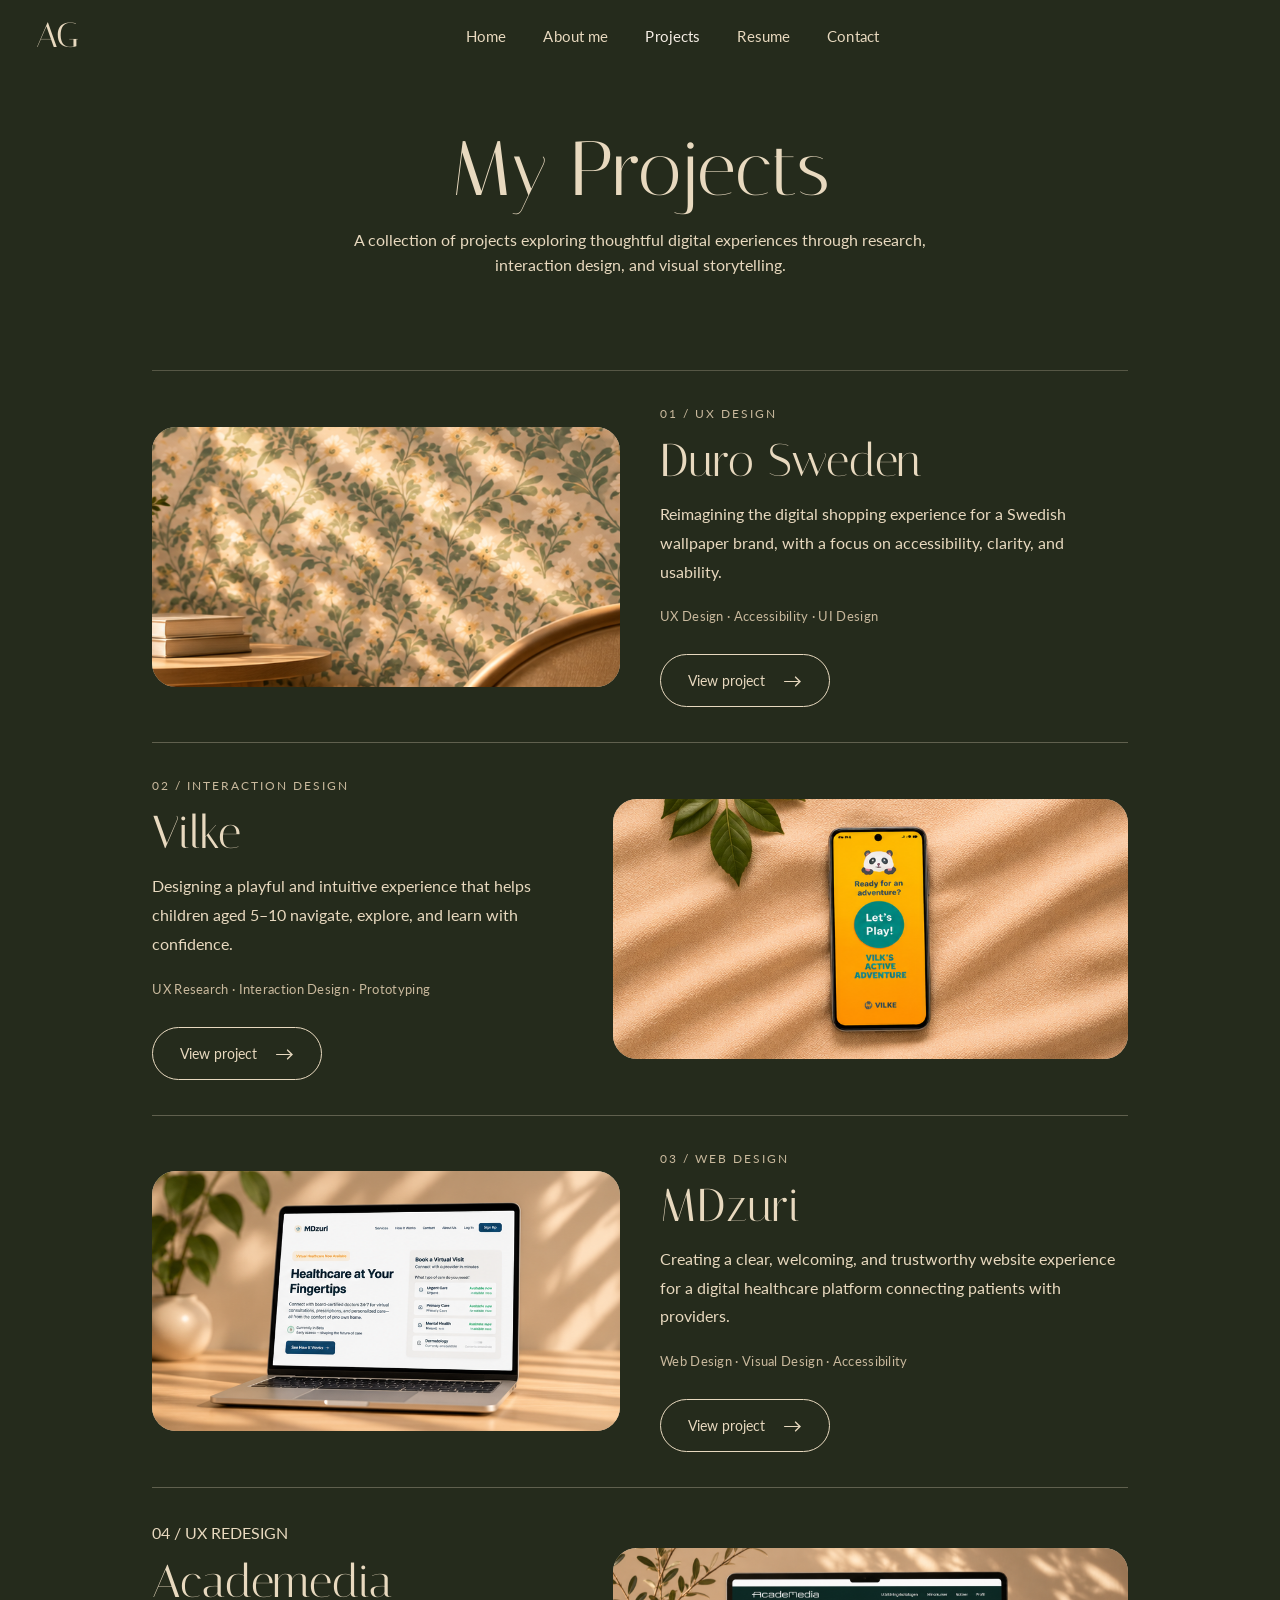
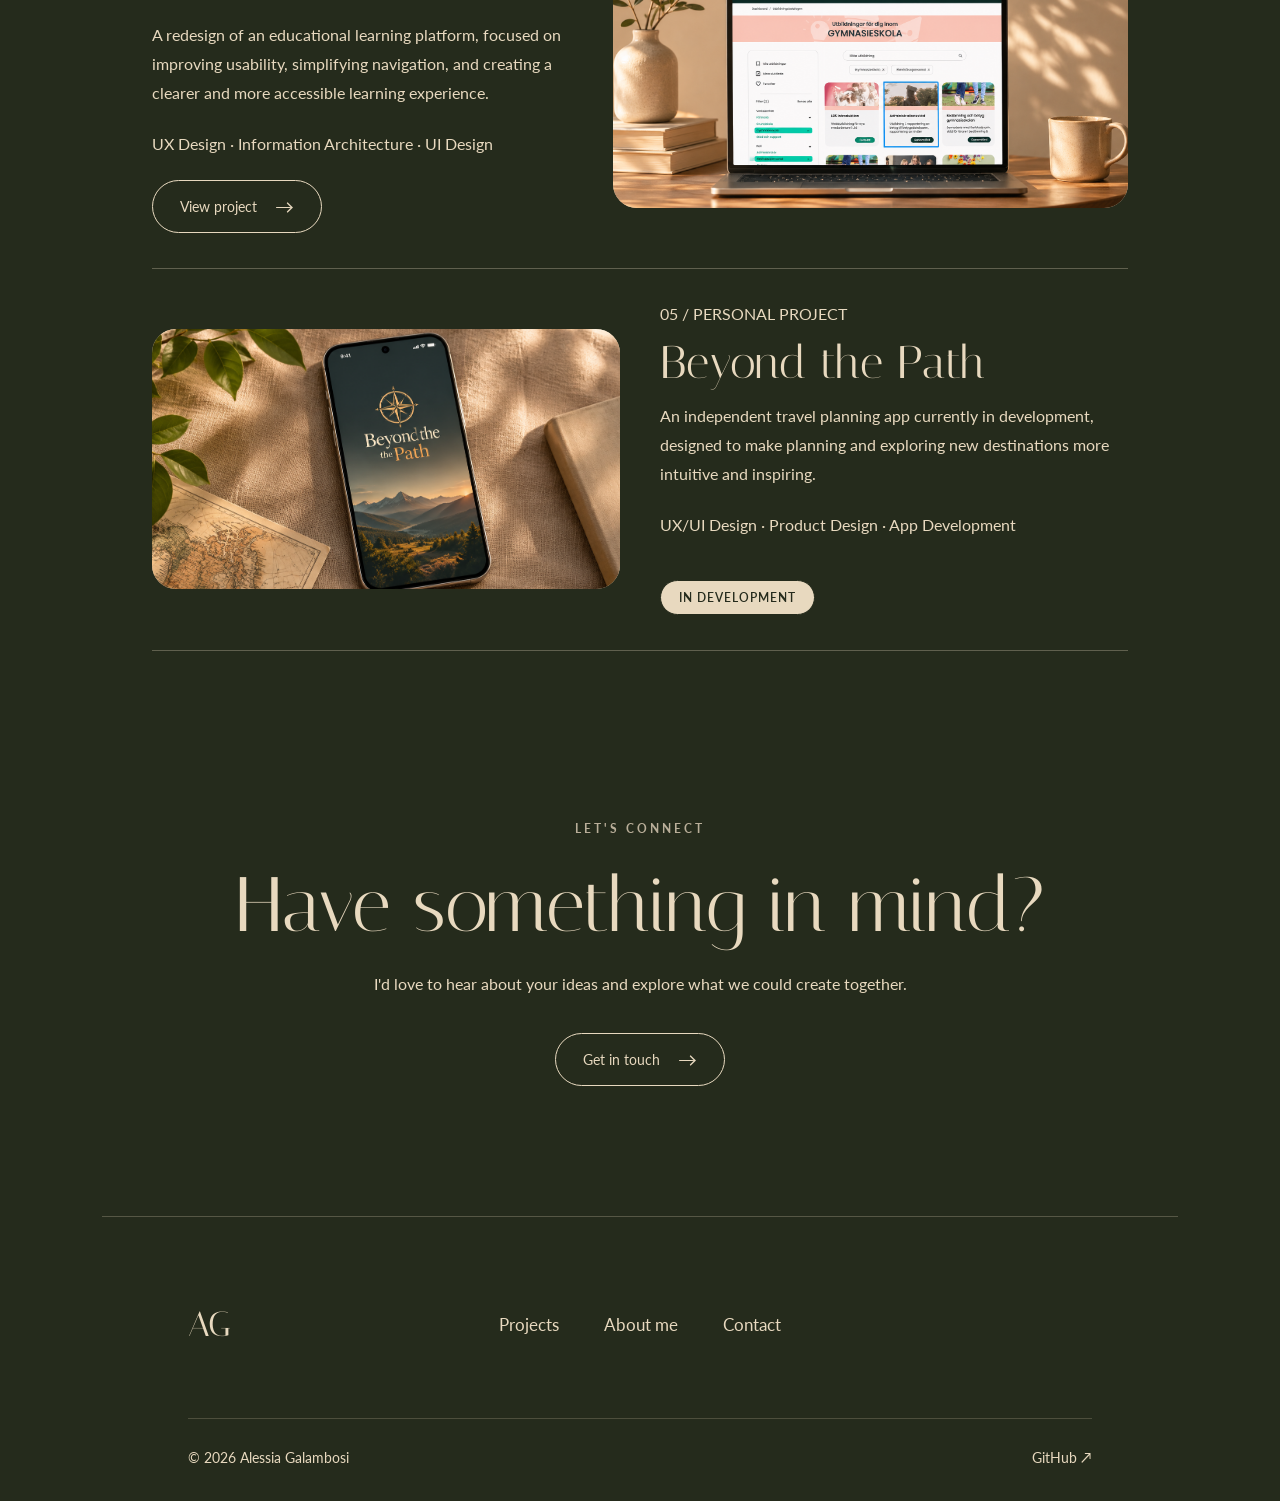
<file: html/projects.html>
<!DOCTYPE html>
<html lang="sv">
<head>
    <meta charset="UTF-8">
    <meta name="viewport" content="width=device-width, initial-scale=1.0">
    <meta name="description" content="Alessia Galambosi's portfolio">
    <title>Alessia</title>
    <link rel="preconnect" href="https://fonts.googleapis.com">
    <link rel="preconnect" href="https://fonts.gstatic.com" crossorigin>
    <link href="https://fonts.googleapis.com/css2?family=Italiana&family=Lato:wght@300;400;700;900&display=swap" rel="stylesheet">
    <link rel="stylesheet" href="../css/projects.css">
    <link rel="stylesheet" href="../css/header.css">
    <link rel="stylesheet" href="../css/global.css">
    <link rel="stylesheet" href="https://cdnjs.cloudflare.com/ajax/libs/font-awesome/6.0.0/css/all.min.css">
    <link href="https://fonts.googleapis.com/css2?family=Roboto:ital,wght@0,100..900;1,100..900&display=swap" rel="stylesheet">
</head>
<body>

    <header class="header">
       <a href="./index.html" class="brand" aria-label="Home">AG</a>
        <nav class="main-nav" aria-label="Main navigation">
            <button class="menu-toggle" aria-label="Toggle menu" aria-expanded="false">
                <i class="fas fa-bars" aria-hidden="true"></i>
            </button>
            <ul class="nav">
                <li><a href="./index.html">Home</a></li>
                <li><a href="./about.html">About me</a></li>
                <li><a href="./projects.html" aria-current="page">Projects</a></li>
                <li><a href="./resume.html">Resume</a></li>
                <li><a href="./contact.html">Contact</a></li>
            </ul>
        </nav>
    </header>

    <main class="projects-page">

        <section class="projects-intro">
        
            <h1>My Projects</h1>
            <p>
                A collection of projects exploring thoughtful
                digital experiences through research, interaction
                design, and visual storytelling.
            </p>
        </section>

        <section class="projects-list" aria-label="Design projects">

            <!-- PROJECT 01: DURO -->
            <article class="project-feature">
                <div class="project-feature-image">
                    <img src="../assets/duro-project-wide.png" alt="Duro Sweden wallpaper project">
                </div>

                <div class="project-feature-content">
                    <span class="project-feature-number">01 / UX DESIGN</span>
                    <h2>Duro Sweden</h2>
                    <p>
                        Reimagining the digital shopping experience
                        for a Swedish wallpaper brand, with a focus
                        on accessibility, clarity, and usability.
                    </p>
                    <span class="project-feature-category">
                        UX Design · Accessibility · UI Design
                    </span>
                    <a href="./duro.html" class="project-feature-link">
                        View project <span aria-hidden="true">→</span>
                    </a>
                </div>
            </article>

            <!-- PROJECT 02: VILKE -->
            <article class="project-feature reverse">
                <div class="project-feature-image">
                    <img src="../assets/vilke-project-wide.png" alt="Vilke children's adventure app">
                </div>

                <div class="project-feature-content">
                    <span class="project-feature-number">02 / INTERACTION DESIGN</span>
                    <h2>Vilke</h2>
                    <p>
                        Designing a playful and intuitive experience
                        that helps children aged 5–10 navigate,
                        explore, and learn with confidence.
                    </p>
                    <span class="project-feature-category">
                        UX Research · Interaction Design · Prototyping
                    </span>
                    <a href="./vilke.html" class="project-feature-link">
                        View project <span aria-hidden="true">→</span>
                    </a>
                </div>
            </article>

            <!-- PROJECT 03: MDZURI -->
            <article class="project-feature">
                <div class="project-feature-image">
                    <img src="../assets/mdzuri-project-wide.png" alt="MDzuri healthcare website">
                </div>

                <div class="project-feature-content">
                    <span class="project-feature-number">03 / WEB DESIGN</span>
                    <h2>MDzuri</h2>
                    <p>
                        Creating a clear, welcoming, and trustworthy
                        website experience for a digital healthcare
                        platform connecting patients with providers.
                    </p>
                    <span class="project-feature-category">
                        Web Design · Visual Design · Accessibility
                    </span>
                    <a href="./mdzuri.html" class="project-feature-link">
                        View project <span aria-hidden="true">→</span>
                    </a>
                </div>
            </article>

<!-- PROJECT 04: ACADEMEDIA -->
<article class="project-feature reverse">

    <div class="project-feature-image">
        <img
            src="../assets/academida1.png"
            alt="Academedia learning platform redesign"
        >
    </div>

    <div class="project-feature-content">

        <span class="project-number">
            04 / UX REDESIGN
        </span>

        <h2>Academedia</h2>

        <p>
            A redesign of an educational learning platform,
            focused on improving usability, simplifying
            navigation, and creating a clearer and more
            accessible learning experience.
        </p>

        <p class="project-category">
            UX Design · Information Architecture · UI Design
        </p>
        <a href="./academedia.html" class="project-feature-link">
                        View project <span aria-hidden="true">→</span>
                    </a>

    </div>

</article>

            
<!-- PROJECT 04: BEYOND THE PATH -->
<article class="project-feature">

    <div class="project-feature-image">
        <img
            src="../assets/beyond-the-path-wide.png"
            alt="Beyond the Path travel app concept"
        >
    </div>

    <div class="project-feature-content">

        <span class="project-number">05 / PERSONAL PROJECT</span>

        <h2>Beyond the Path</h2>

        <p>
            An independent travel planning app currently
            in development, designed to make planning
            and exploring new destinations more intuitive
            and inspiring.
        </p>

        <p class="project-category">
            UX/UI Design · Product Design · App Development
        </p>

        <span class="project-status">In Development</span>

    </div>

</article>


        </section>
        

        <section class="projects-contact">
            <span class="projects-eyebrow">LET'S CONNECT</span>
            <h2>Have something in mind?</h2>
            <p>I'd love to hear about your ideas and explore what we could create together.</p>
            <a href="./contact.html" class="project-feature-link">
                Get in touch <span aria-hidden="true">→</span>
            </a>
        </section>
    <footer class="portfolio-footer">
    <div class="portfolio-footer-inner">

        <div class="footer-top">
            <a href="./index.html" class="footer-logo">AG</a>

            <nav class="footer-nav" aria-label="Footer navigation">
                <a href="./projects.html">Projects</a>
                <a href="./about.html">About me</a>
                <a href="./contact.html">Contact</a>
            </nav>
        </div>

        <div class="footer-bottom">
            <p>© 2026 Alessia Galambosi</p>

            <a
                href="https://github.com/RICKCOYL/exdcode.git"
                target="_blank"
                rel="noopener noreferrer"
            >
                GitHub ↗
            </a>
        </div>

    </div>
</footer>
    </main>

    <script src="../scripts/index.js"></script>
</body>
</html>
</file>
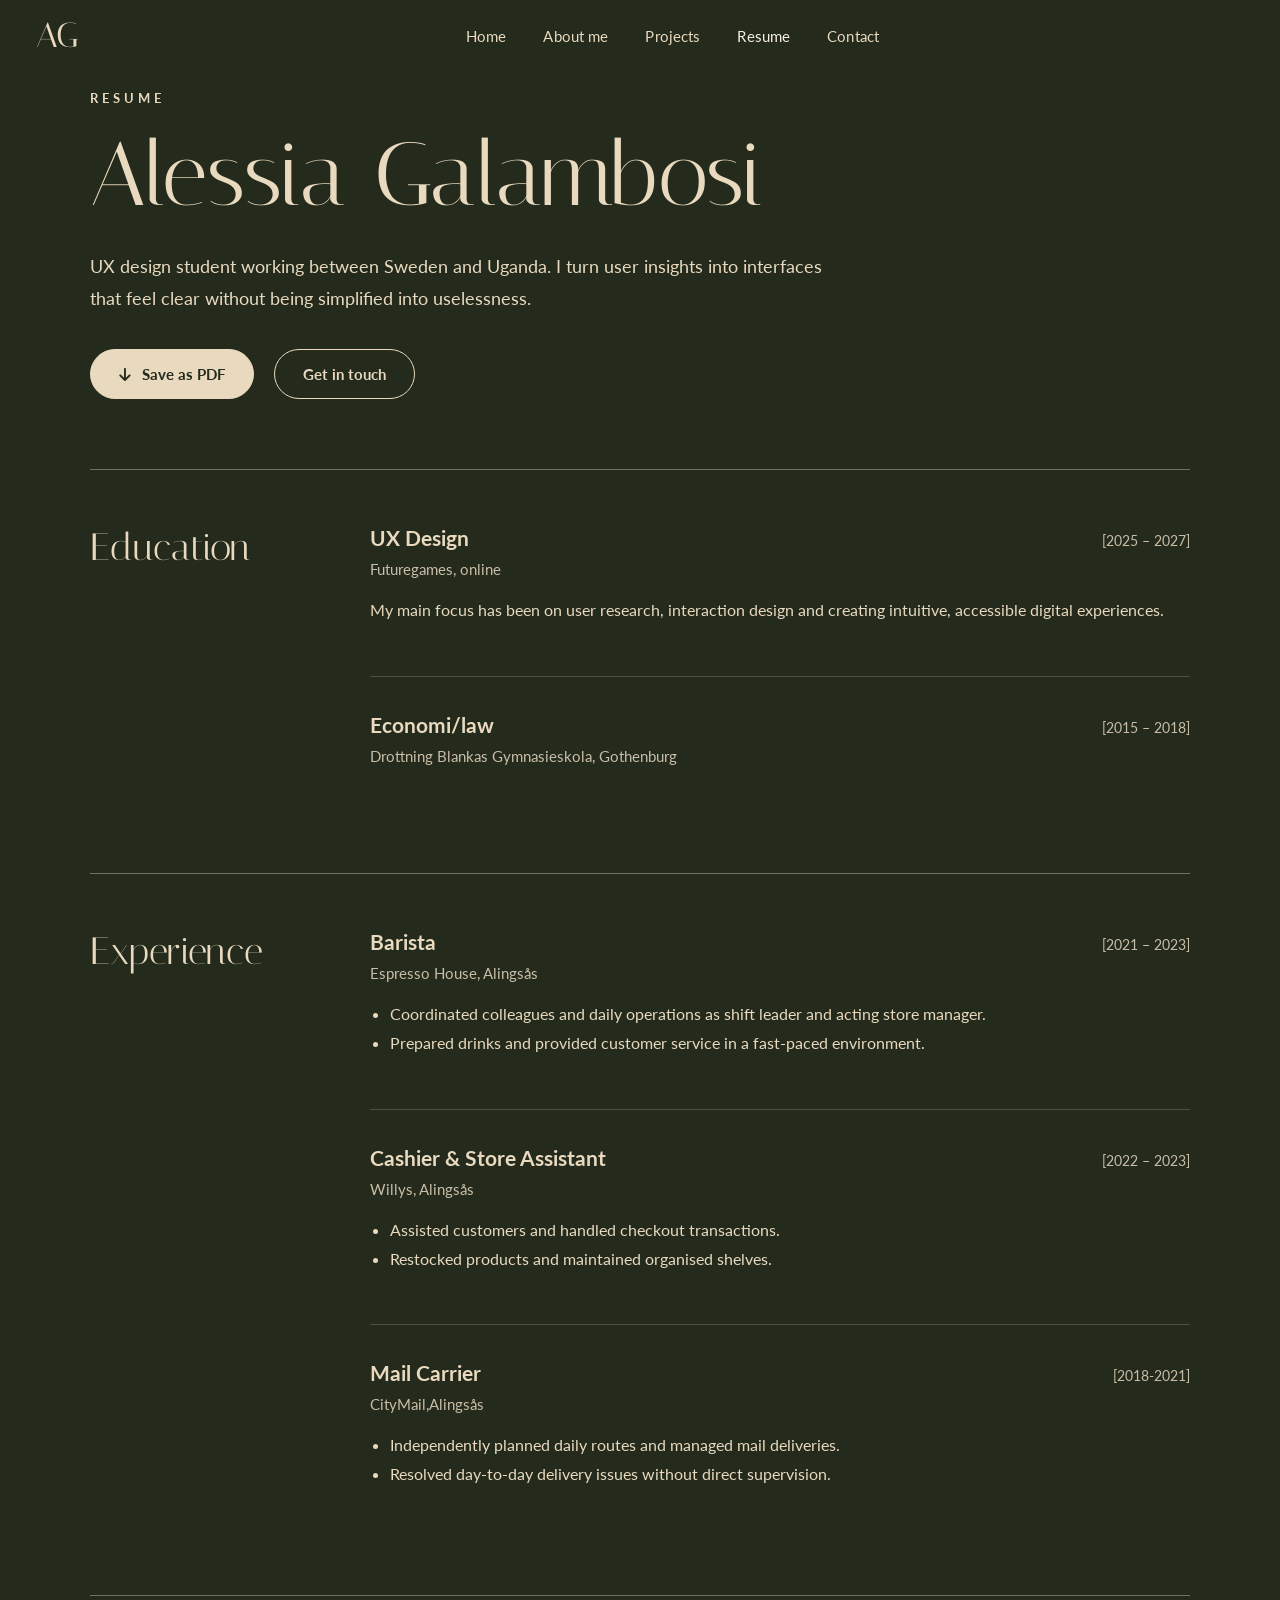
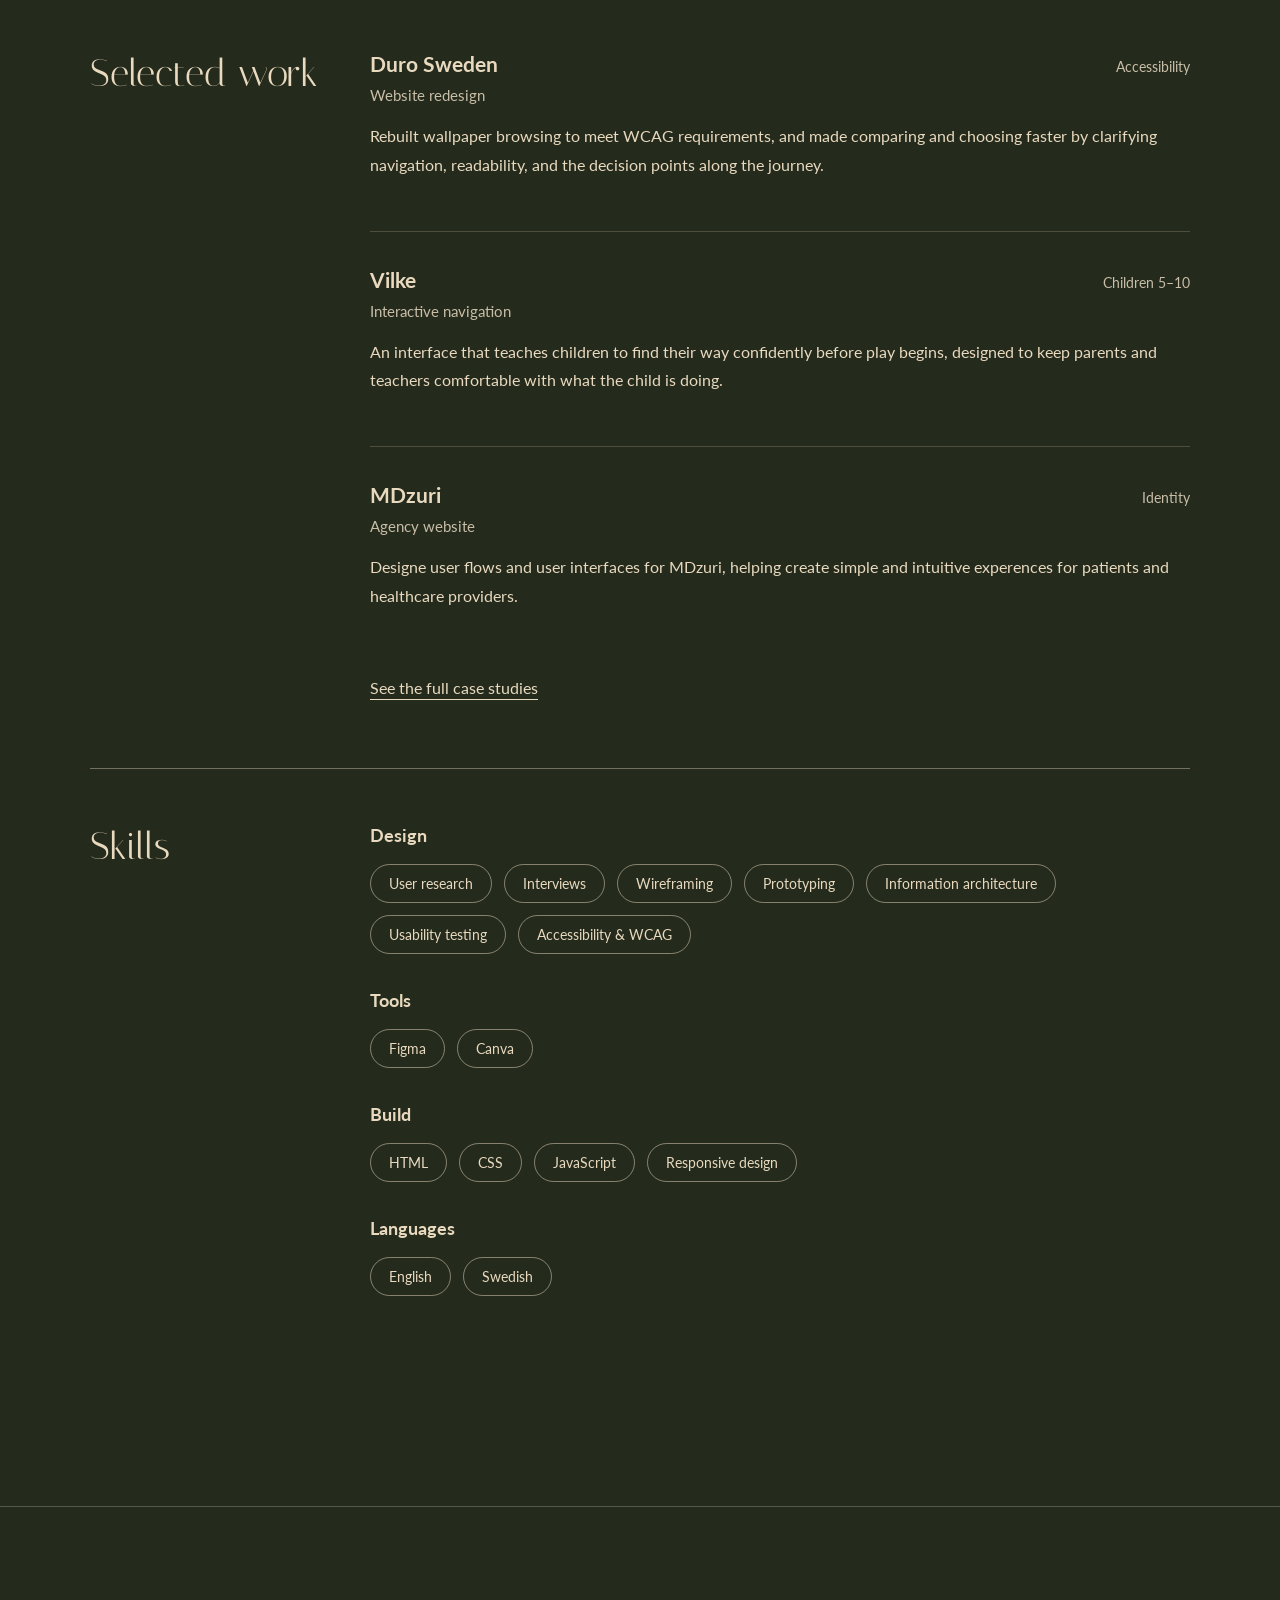
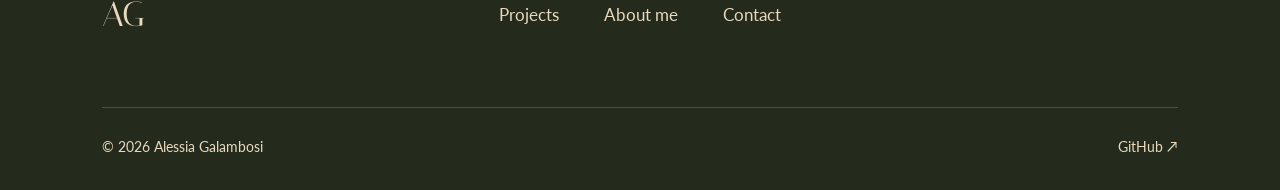
<file: html/resume.html>
<!DOCTYPE html>
<html lang="en">
<head>
    <meta charset="UTF-8">
    <meta name="viewport" content="width=device-width, initial-scale=1.0">
    <meta name="description" content="Resume of Alessia Galambosi, UX design student based in Sweden and Uganda.">
    <title>Resume - Alessia Galambosi</title>

    <link rel="preconnect" href="https://fonts.googleapis.com">
    <link rel="preconnect" href="https://fonts.gstatic.com" crossorigin>
<link href="https://fonts.googleapis.com/css2?family=Italiana&family=Lato:wght@300;400;700;900&display=swap" rel="stylesheet">
    <link rel="stylesheet" href="../css/global.css">
    <link rel="stylesheet" href="../css/pages.css">
    <link rel="stylesheet" href="../css/header.css">
    <link rel="stylesheet" href="https://cdnjs.cloudflare.com/ajax/libs/font-awesome/6.0.0/css/all.min.css">
</head>
<body class="resume-page">
<!-- =======================================================================
     TO FILL IN — every placeholder below is marked with [square brackets].
     Search this file for "[" to find them all. Nothing here is invented:
     dates, schools and employers are left blank on purpose.
     ======================================================================= -->

<a class="skip-link" href="#main">Skip to content</a>

<header class="header">
    <a href="./index.html" class="brand" aria-label="Home">AG</a>

    <nav class="main-nav" aria-label="Main navigation">
        <button class="menu-toggle" aria-label="Toggle menu" aria-expanded="false">
            <i class="fas fa-bars" aria-hidden="true"></i>
        </button>

        <ul class="nav">
            <li><a href="./index.html">Home</a></li>
            <li><a href="./about.html">About me</a></li>
            <li><a href="./projects.html">Projects</a></li>
            <li><a href="./resume.html" aria-current="page">Resume</a></li>
            <li><a href="./contact.html">Contact</a></li>
        </ul>
    </nav>
</header>

<main class="page-main" id="main">

    <div class="page-head">
        <span class="eyebrow">Resume</span>
        <h1>Alessia Galambosi</h1>
        <p class="lede">
            UX design student working between Sweden and Uganda. I turn user
            insights into interfaces that feel clear without being simplified
            into uselessness.
        </p>
        <div class="actions">
            <button type="button" class="btn btn-primary" id="print-resume">
                <i class="fas fa-arrow-down" aria-hidden="true"></i>
                Save as PDF
            </button>
            <a class="btn btn-secondary" href="./contact.html">Get in touch</a>
        </div>
    </div>

    <section class="rail" aria-labelledby="education-label">
        <h2 class="rail-label" id="education-label">Education</h2>
        <div class="rail-body">
            <article class="entry">
                <div class="entry-top">
                    <h3>UX Design</h3>
                    <span class="entry-date">[2025 &ndash; 2027]</span>
                </div>
                <span class="entry-org">Futuregames, online</span>
                <p>
                    My main focus has been on user research, interaction design and creating intuitive, accessible digital experiences.
                </p>
            </article>

            <article class="entry">
                <div class="entry-top">
                    <h3>Economi/law </h3>
                    <span class="entry-date">[2015 &ndash; 2018]</span>
                </div>
                <span class="entry-org">Drottning Blankas Gymnasieskola, Gothenburg</span>
            </article>
        </div>
    </section>

    <section class="rail" aria-labelledby="experience-label">
        <h2 class="rail-label" id="experience-label">Experience</h2>
        <div class="rail-body">
            <article class="entry">
                <div class="entry-top">
                    <h3>Barista</h3>
                    <span class="entry-date">[2021 &ndash; 2023]</span>
                </div>
                <span class="entry-org">Espresso House, Alingsås</span>
                <ul>
                    <li>Coordinated colleagues and daily operations as shift leader and acting store manager.</li>
                    <li>Prepared drinks and provided customer service in a fast-paced environment.
            </article>

            <article class="entry">
                <div class="entry-top">
                    <h3>Cashier & Store Assistant</h3>
                    <span class="entry-date">[2022 &ndash; 2023]</span>
                </div>
                <span class="entry-org">Willys, Alingsås</span>
                <ul>
                    <li>Assisted customers and handled checkout transactions.</li>
                    <li>Restocked products and maintained organised shelves.</li>
                </ul>
            </article>
            <article class="entry">
                <div class="entry-top">
                    <h3>Mail Carrier</h3>
                    <span class="entry-date">[2018-2021]</span>
                </div>
                <span class="entry-org"> CityMail,Alingsås</span>
                <ul>
                    <li> Independently planned daily routes and managed mail deliveries.</li>
                    <li>Resolved day-to-day delivery issues without direct supervision.</li>
                </ul>
            </article>
        </div>
    </section>

    <section class="rail" aria-labelledby="work-label">
        <h2 class="rail-label" id="work-label">Selected work</h2>
        <div class="rail-body">
            <article class="entry">
                <div class="entry-top">
                    <h3>Duro Sweden</h3>
                    <span class="entry-date">Accessibility</span>
                </div>
                <span class="entry-org">Website redesign</span>
                <p>
                    Rebuilt wallpaper browsing to meet WCAG requirements, and made
                    comparing and choosing faster by clarifying navigation,
                    readability, and the decision points along the journey.
                </p>
            </article>

            <article class="entry">
                <div class="entry-top">
                    <h3>Vilke</h3>
                    <span class="entry-date">Children 5&ndash;10</span>
                </div>
                <span class="entry-org">Interactive navigation</span>
                <p>
                    An interface that teaches children to find their way
                    confidently before play begins, designed to keep parents and
                    teachers comfortable with what the child is doing.
                </p>
            </article>

            <article class="entry">
                <div class="entry-top">
                    <h3>MDzuri</h3>
                    <span class="entry-date">Identity</span>
                </div>
                <span class="entry-org">Agency website</span>
                <p>
                  Designe user flows and user interfaces for MDzuri, helping create simple and 
                  intuitive experences for patients and healthcare providers.
                </p>
            </article>

            <p><a class="direct-link" href="./projects.html">See the full case studies</a></p>
        </div>
    </section>

    <section class="rail" aria-labelledby="skills-label">
        <h2 class="rail-label" id="skills-label">Skills</h2>
        <div class="rail-body">
            <div class="skill-group">
                <h3>Design</h3>
                <ul class="pills">
                    <li>User research</li>
                    <li>Interviews</li>
                    <li>Wireframing</li>
                    <li>Prototyping</li>
                    <li>Information architecture</li>
                    <li>Usability testing</li>
                    <li>Accessibility &amp; WCAG</li>
                </ul>
            </div>

            <div class="skill-group">
                <h3>Tools</h3>
                <ul class="pills">
                    <li>Figma</li>
                    <li>Canva</li>
                </ul>
            </div>

            <div class="skill-group">
                <h3>Build</h3>
                <ul class="pills">
                    <li>HTML</li>
                    <li>CSS</li>
                    <li>JavaScript</li>
                    <li>Responsive design</li>
                </ul>
            </div>

            <div class="skill-group">
                <h3>Languages</h3>
                <ul class="pills">
                    <li>English</li>
                    <li>Swedish</li>
                </ul>
            </div>
        </div>
    </section>

</main>

 <footer class="portfolio-footer">
    <div class="portfolio-footer-inner">

        <div class="footer-top">
            <a href="./index.html" class="footer-logo">AG</a>

            <nav class="footer-nav" aria-label="Footer navigation">
                <a href="./projects.html">Projects</a>
                <a href="./about.html">About me</a>
                <a href="./contact.html">Contact</a>
            </nav>
        </div>

        <div class="footer-bottom">
            <p>© 2026 Alessia Galambosi</p>

            <a
                href="https://github.com/RICKCOYL/exdcode.git"
                target="_blank"
                rel="noopener noreferrer"
            >
                GitHub ↗
            </a>
        </div>

    </div>
</footer>

<script src="../scripts/index.js"></script>
<script src="../scripts/pages.js"></script>
</body>
</html>
</file>
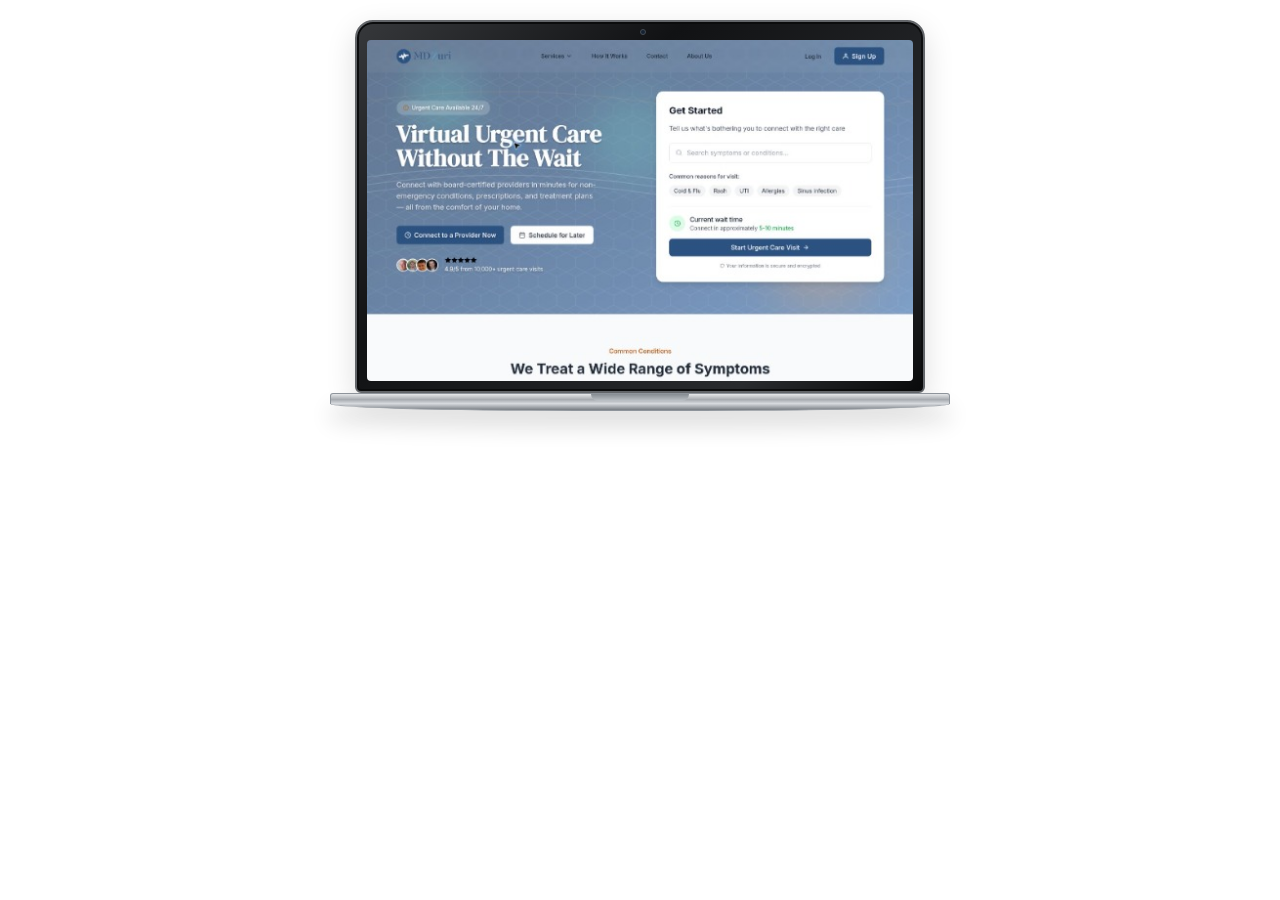
<file: laptop html/mdzuri-urgent-care-laptop.html>
<!doctype html>
<html lang="sv">
<head>
  <meta charset="utf-8" />
  <meta name="viewport" content="width=device-width,initial-scale=1" />
  <title>MDzuri – Urgent Care</title>
  <style>
    * {
      box-sizing: border-box;
    }

    html,
    body {
      margin: 0;
      height: 100%;
      overflow: hidden;
    }

    body {
      background: transparent;
      font-family: Arial, sans-serif;
      color: #34403b;
    }

    
.stage {
    min-height: 0;
    display: flex;
    flex-direction: column;
    align-items: center;
    justify-content: flex-start;
    padding: 20px 10px;
}


    
.laptop {
    width: min(620px, 96%);
    position: relative;
    container-type: inline-size;
}


    .lid {
      width: 92%;
      margin: auto;
      padding: 18px 10px 10px;
      background: linear-gradient(
        135deg,
        #36383b,
        #111214 35%,
        #292b2e 80%,
        #090a0b
      );
      border: 2px solid #63666a;
      border-radius: 18px 18px 6px 6px;
      position: relative;
      box-shadow:
        inset 0 0 0 2px #0b0c0d,
        0 10px 30px #0002;
    }

    .camera {
      position: absolute;
      top: 7px;
      left: 50%;
      width: 6px;
      height: 6px;
      background: #162333;
      border: 1px solid #444b52;
      border-radius: 50%;
    }

    .screen {
      aspect-ratio: 16/10;
      background: #fff;

      overflow-y: auto;
      overflow-x: hidden;
      border-radius: 4px;
      scrollbar-width: thin;
      scrollbar-color: #8c8c8c #eee;
      -ms-overflow-style: auto;
      outline-offset: 0;
    }

    .screen img {
      display: block;
      width: 100%;
      height: auto;
      max-width: 100%;
      object-fit: contain;
    }

    .screen::-webkit-scrollbar {
      width: 8px;
    }

    .screen::-webkit-scrollbar-thumb {
      background: #8c8c8c;
      border-radius: 999px;
    }

    .screen::-webkit-scrollbar-track {
      background: #eee;
    }

    .base {
      height: 18px;
      border-radius: 3px 3px 40% 40%;
      background: linear-gradient(#e5e7e9, #a7abb0 35%, #d7dade 60%, #777c82);
      border: 1px solid #8e949b;
      position: relative;
      box-shadow: 0 16px 22px #0002;
    }

    .notch {
      position: absolute;
      top: 0;
      left: 42%;
      width: 16%;
      height: 7px;
      background: linear-gradient(#858b91, #bec3c8);
      border-radius: 0 0 12px 12px;
    }

    .hint {
      margin: 25px 0 0;
      display: none;
      color: #69736d;
      font-size: 14px;
      text-align: center;
    }

    @media (max-width: 600px) {
      body {
        background: transparent;
      }

      .stage {
        padding: 12px 8px 10px;
        border-radius: 0;
      }

      .laptop {
        width: min(620px, 96%);
      }

      .lid {
        padding: 12px 8px 8px;
        border-radius: 12px 12px 4px 4px;
      }

      .camera {
        top: 6px;
      }

      .base {
        height: 13px;
      }
    }
  </style>
</head>
<body>
  <div class="stage">
    <div class="laptop">
      <div class="lid">
        <span class="camera"></span>
        <div
          class="screen"
          tabindex="0"
          role="region"
          aria-label="MDzuris webbplats. Scrolla för att se hela sidbilden."
        >
          <img
            src="[data-uri]"
            alt="MDzuri – Urgent Care"
          />
        </div>
      </div>
      <div class="base"><div class="notch"></div></div>
    </div>
    <p class="hint">
      Scrolla inne i skärmen · fungerar också med touch och piltangenter
    </p>
  </div>
</body>
</html>
</file>
<file: css/style.css>
:root {
    --forest: #252B1C;
    --forest-deep: #1b2117;
    --olive: #626D4D;
    --sand: #B69B77;
    --cream: #E8DCC5;
    --espresso: #29231E;
    --soft-white: #F5EEE5;
    --shadow: rgba(0, 0, 0, 0.15);
}

* {
    box-sizing: border-box;
    margin: 0;
    padding: 0;
}

html {
    font-size: 100%;
}

body {
    margin: 0;
    padding: 0;
    font-family: 'Lato', sans-serif;
    line-height: 1.5;
    color: var(--cream);
    background-color: var(--forest);
}

main {
    width: 100%;
    margin: 0;
}

a {
    color: inherit;
    text-decoration: none;
}

img {
    display: block;
    max-width: 100%;
}

button,
input,
textarea,
select {
    font: inherit;
}


.header-actions {
    display: flex;
    align-items: center;
    justify-content: flex-end;
    gap: 0.75rem;
    min-width: 120px;
}

.cv-pill,
.theme-toggle {
    border: 1px solid rgba(232, 220, 197, 0.7);
    background: transparent;
    color: var(--cream);
    border-radius: 999px;
    cursor: pointer;
    transition: background 0.2s ease, transform 0.2s ease;
}

.cv-pill {
    min-width: 3.8rem;
    padding: 0.4rem 0.95rem;
    font-size: 0.9rem;
    font-weight: 500;
}

.theme-toggle {
    width: 2.25rem;
    height: 2.25rem;
    display: inline-flex;
    align-items: center;
    justify-content: center;
    padding: 0;
    font-size: 0.9rem;
}

.cv-pill:hover,
.theme-toggle:hover {
    background: rgba(232, 220, 197, 0.08);
    transform: translateY(-1px);
}

.menu-toggle {
    display: none;
    background: none;
    border: none;
    font-size: 1.5rem;
    color: var(--cream);
    cursor: pointer;
    padding: 10px;
}

/* Hero */
.hero {
    position: relative;
    width: 100%;
    min-height: 100vh;
    margin-top: 0;
    padding: 130px 24px 80px;
    display: flex;
    justify-content: center;
    align-items: center;
    background-image: url("../assets/palm-background.png");
    background-size: cover;
    background-position: center center;
    background-repeat: no-repeat;
    border: none;
    color: var(--cream);
    overflow: hidden;
}

.hero-content {
    width: 100%;
    max-width: 1100px;
    margin: 0 auto;
    text-align: center;
}

.hero-content h1 {
    font-family: 'Italiana', serif;
    font-size: clamp(65px, 10vw, 150px);
    font-weight: 400;
    line-height: 0.95;
    letter-spacing: 4px;
    color: var(--cream);
    margin: 0 0 35px;
}

.hero-content h2 {
    font-family: 'Italiana', serif;
    font-size: 26px;
    font-weight: 400;
    letter-spacing: 6px;
    color: var(--cream);
    margin-bottom: 25px;
}

.hero-content p {
    font-family: 'Lato', sans-serif;
    font-size: 18px;
    line-height: 1.8;
    max-width: 560px;
    margin: 0 auto 40px;
    color: var(--soft-white);
}

.hero-buttons {
    display: flex;
    justify-content: center;
    gap: 20px;
    flex-wrap: wrap;
}

.hero-btn,
.hero-buttons button {
    padding: 16px 32px;
    border-radius: 40px;
    font-size: 15px;
    text-decoration: none;
    transition: transform 0.3s ease, opacity 0.3s ease;
    cursor: pointer;
}

.hero-btn.primary,
.hero-buttons .primary-btn {
    background: var(--cream);
    color: var(--forest);
    border: 1px solid var(--cream);
}

.hero-btn.secondary,
.hero-buttons .secondary-btn {
    border: 1px solid var(--cream);
    background: transparent;
    color: var(--cream);
}

.hero-btn:hover,
.hero-buttons button:hover {
    transform: translateY(-3px);
}

/* Project section */
#latest-projekt-heading {
    font-family: 'Italiana', serif;
    font-size: clamp(42px, 6vw, 80px);
    font-weight: 400;
    text-align: center;
    color: var(--cream);
    padding: 100px 20px 30px;
    margin: 0;
}

.projekt-container {
    max-width: 1300px;
    margin: 0 auto;
    padding: 40px 5%;
    display: grid;
    grid-template-columns: repeat(2, minmax(0, 1fr));
    gap: 30px;
}

.projekt-item {
    position: relative;
}

.projekt-kort {
    background: #343A2A;
    border-radius: 18px;
    overflow: hidden;
    transition: transform 0.25s ease, box-shadow 0.25s ease;
}

.projekt-kort img {
    width: 100%;
    height: 100%;
    object-fit: cover;
    border-radius: 18px;
}

.projekt-kort:hover {
    transform: translateY(-6px);
    box-shadow: 0 12px 25px var(--shadow);
}

.projekt-info {
    background: #343A2A;
    color: var(--cream);
    border-radius: 18px;
    padding: 20px;
}


.social-links {
    display: flex;
    flex-wrap: wrap;
    gap: 15px;
    background: transparent;
}

.social-links a {
    color: var(--cream);
}

/* Mobile */
@media (max-width: 768px) {
    .hero {
        min-height: 100svh;
        padding: 130px 20px 80px;
        flex-direction: column;
    }

    .hero-content {
        max-width: 100%;
        padding: 0;
    }

    .hero-content h1 {
        font-size: clamp(42px, 10vw, 75px);
        line-height: 1;
        letter-spacing: 1px;
        margin: 0 0 25px;
    }

    .hero-content h2 {
        font-size: 18px;
        letter-spacing: 3px;
    }

    .hero-content p {
        font-size: 15px;
        max-width: 90%;
        margin: 0 auto 30px;
    }

    .hero-buttons {
        justify-content: center;
    }

    .projekt-container {
        grid-template-columns: 250px 250px 250px 250px;
    }


} /* Avslutar media query för mobil */


/* ==========================
   ABOUT ME PREVIEW
   ========================== */

.about-preview {
    background-color: #E8D9BF;
    color: #252B1C;

    display: grid;
    grid-template-columns: 1.2fr 0.8fr;
    align-items: center;
    gap: 80px;

    padding: 120px 8%;
}

.about-preview-text {
    max-width: 620px;
}

.section-label {
    display: block;
    font-family: 'Lato', sans-serif;
    font-size: 13px;
    font-weight: 700;
    letter-spacing: 3px;
    color: #596044;
    margin-bottom: 28px;
}

.about-preview h2 {
    font-family: 'Italiana', serif;
    font-size: clamp(48px, 5vw, 78px);
    font-weight: 400;
    line-height: 1.1;
    color: #252B1C;
    margin-bottom: 35px;
}

.about-preview p {
    font-family: 'Lato', sans-serif;
    font-size: 17px;
    line-height: 1.9;
    color: #252B1C;
    margin-bottom: 22px;
}

.about-link {
    display: inline-block;
    margin-top: 20px;
    padding: 15px 30px;

    background-color: #252B1C;
    color: #E8D9BF;
    text-decoration: none;
    border-radius: 40px;

    transition: background-color 0.3s ease,
                transform 0.3s ease;
}

.about-link:hover {
    background-color: #414A32;
    transform: translateY(-3px);
}

.about-link:focus-visible {
    outline: 3px solid #596044;
    outline-offset: 4px;
}

/* PORTRAIT */

.about-preview-image {
    width: 100%;
    max-width: 420px;
    justify-self: center;
}

.about-preview-image img {
    width: 100%;
    aspect-ratio: 4 / 5;
    object-fit: cover;
    border-radius: 28px;
    display: block;
}

/* MOBILE */

@media (max-width: 768px) {
    .about-preview {
        grid-template-columns: 1fr;
        gap: 45px;
        padding: 80px 7%;
    }

    .about-preview h2 {
        font-size: clamp(42px, 9vw, 60px);
    }

    .about-preview p {
        font-size: 16px;
    }

    .about-preview-image {
        max-width: 360px;
    }
}


/* ==========================
   MY DESIGN FOCUS
   ========================== */


.expertise-section {
    background-color: #E8D9BF;
    padding: 40px 8% 130px;
}

.expertise-heading {
    margin-bottom: 55px;
}

.expertise-label {
    display: block;
    font-family: 'Lato', sans-serif;
    font-size: 13px;
    font-weight: 700;
    letter-spacing: 3px;
    color: #596044;;
    margin-bottom: 22px;
}

.expertise-heading h2 {
    font-family: 'Italiana', serif;
    font-size: clamp(48px, 6vw, 85px);
    font-weight: 400;
    color:  #252B1C;
    line-height: 1.1;
}

/* FOUR CARDS */

.expertise-grid {
    display: grid;
    grid-template-columns: repeat(4, minmax(0, 1fr));
    gap: 25px;
    width: 100%;
}

.expertise-card {
    min-width: 0;
    transition: transform 0.4s ease;
}

.expertise-card img {
    width: 100%;
    aspect-ratio: 1 / 1;
    object-fit: cover;
    border-radius: 24px;
    display: block;
    transition: transform 0.4s ease, box-shadow 0.4s ease;
}

.expertise-card h3 {
    font-family: 'Italiana', serif;
    font-size: 28px;
    font-weight: 400;
    color: #252B1C;
    margin-top: 20px;
    transition: transform 0.4s ease;
}

@media (hover: hover) {
    .expertise-card:hover {
        transform: translateY(-8px);
    }

    .expertise-card:hover img {
        transform: scale(1.025);
        box-shadow: 0 18px 35px rgba(37, 43, 28, 0.20);
    }

    .expertise-card:hover h3 {
        transform: translateY(-3px);
    }
}

@media (prefers-reduced-motion: reduce) {
    .expertise-card,
    .expertise-card img,
    .expertise-card h3 {
        transition: none;
        transform: none;
    }
}

/* TABLET */

@media (max-width: 1024px) {
    .expertise-grid {
        grid-template-columns: repeat(2, minmax(0, 1fr));
    }
}

/* MOBILE */

@media (max-width: 600px) {
    .expertise-section {
        padding: 70px 7%;
    }

    .expertise-grid {
        grid-template-columns: 1fr;
        gap: 35px;
    }

    .expertise-card h3 {
        font-size: 25px;
    }

}

/* ==========================
   SELECTED PROJECTS
   ========================== */

.selected-projects {
    background-color: #252B1C;
    padding: 110px 8% 120px;
}

.selected-projects-heading {
    margin-bottom: 55px;
}

.projects-label {
    display: block;
    font-family: 'Lato', sans-serif;
    font-size: 13px;
    font-weight: 700;
    letter-spacing: 3px;
    color: #E8D9BF;
    margin-bottom: 22px;
}

.selected-projects-heading h2 {
    font-family: 'Italiana', serif;
    font-size: clamp(48px, 6vw, 85px);
    font-weight: 400;
    color: #E8D9BF;
    line-height: 1.1;
}

/* THREE PROJECT CARDS */

.selected-projects-grid {
    display: grid;
    grid-template-columns: repeat(3, minmax(0, 1fr));
    gap: 26px;
}

.selected-project-card {
    display: block;
    min-width: 0;
    overflow: hidden;
    border-radius: 28px;
    background-color: #343426;
    border: 1px solid rgba(232, 217, 191, 0.18);
    text-decoration: none;
    transition: transform 0.4s ease,
                box-shadow 0.4s ease;
}

/* IMAGES */

.selected-project-image {
    height: 280px;
    overflow: hidden;
    background-color: #E8D9BF;
    
}

.selected-project-image img {
    width: 100%;
    height: 100%;
    object-fit: cover;
    display: block;
    transition: transform 0.5s ease;
}
/* Make Vilke image smaller */
.selected-project-card:nth-child(2) .selected-project-image img {
    width: 100%;
    height: 100%;
    object-fit: cover;
    object-position: center 55%;
    padding: 0;
}

/* CARD TEXT */

.selected-project-info {
    position: relative;
    padding: 25px 30px 32px;
}

.project-number {
    font-family: 'Lato', sans-serif;
    font-size: 13px;
    letter-spacing: 2px;
    color: #B5A080;
}

.selected-project-info h3 {
    font-family: 'Italiana', serif;
    font-size: 36px;
    font-weight: 400;
    color: #E8D9BF;
    margin: 12px 0;
}

.selected-project-info p {
    font-family: 'Lato', sans-serif;
    font-size: 14px;
    color: #D0C2AD;
    padding-right: 25px;
}

.project-arrow {
    position: absolute;
    right: 28px;
    bottom: 29px;
    font-size: 28px;
    color: #E8D9BF;
    transition: transform 0.3s ease;
}

/* HOVER EFFECT */

@media (hover: hover) {
    .selected-project-card:hover {
        transform: translateY(-8px);
        box-shadow: 0 20px 40px rgba(0, 0, 0, 0.25);
    }

    .selected-project-card:hover img {
        transform: scale(1.05);
    }

    .selected-project-card:hover .project-arrow {
        transform: translateX(6px);
    }
}

.selected-project-card:focus-visible {
    outline: 3px solid #E8D9BF;
    outline-offset: 5px;
}

/* VIEW ALL PROJECTS */

.all-projects-link {
    display: table;
    margin: 55px auto 0;
    padding: 15px 28px;
    border: 1px solid #E8D9BF;
    border-radius: 40px;
    color: #E8D9BF;
    font-family: 'Lato', sans-serif;
    text-decoration: none;
    transition: background-color 0.3s ease,
                color 0.3s ease;
}

.all-projects-link:hover {
    background-color: #E8D9BF;
    color: #252B1C;
}

/* TABLET */

@media (max-width: 1024px) {
    .selected-projects-grid {
        grid-template-columns: repeat(2, minmax(0, 1fr));
    }
}

/* MOBILE */

@media (max-width: 600px) {
    .selected-projects {
        padding: 80px 7%;
    }

    .selected-projects-grid {
        grid-template-columns: 1fr;
    }

    .selected-project-image {
        height: 260px;
    }

    .selected-project-info h3 {
        font-size: 32px;
    }
}

@media (prefers-reduced-motion: reduce) {
    .selected-project-card,
    .selected-project-image img,
    .project-arrow,
    .all-projects-link {
        transition: none;
    }
}
</file>
<file: css/header.css>
/* ==============================
   SHARED HEADER + NAVIGATION
============================== */

.header,
.about-header,
.resume-header,
.contact-header,
.case-header {
  position: fixed;
  top: 0;
  left: 0;
  right: 0;
  width: 100%;
  z-index: 20;
  display: flex;
  align-items: center;
  justify-content: space-between;
  gap: 1.5rem;
  padding: 1.1rem 2.25rem 1rem;
  background: #252B1C;
  border: none;
  color: #E8D9BF;
}

.brand,
.case-logo,
.about-logo,
.resume-logo,
.contact-logo,
.footer-logo {
  display: inline-block;
  font-family: "Italiana", serif;
  font-size: 2.2rem;
  line-height: 1;
  font-weight: 400 !important;
  letter-spacing: -0.04em;
  color: #E8D9BF;
  text-decoration: none;
}

.brand:visited,
.brand:hover,
.brand:focus-visible,
.case-logo:visited,
.case-logo:hover,
.case-logo:focus-visible,
.about-logo:visited,
.about-logo:hover,
.about-logo:focus-visible,
.resume-logo:visited,
.resume-logo:hover,
.resume-logo:focus-visible,
.contact-logo:visited,
.contact-logo:hover,
.contact-logo:focus-visible,
.footer-logo:visited,
.footer-logo:hover,
.footer-logo:focus-visible {
  color: #E8D9BF;
  opacity: 1;
}

.header nav,
.about-header nav,
.resume-header nav,
.contact-header nav,
.case-header nav,
.case-header .case-nav,
.about-page .about-nav,
.resume-page .resume-header .nav {
  flex: 1;
  display: flex;
  align-items: center;
  justify-content: center;
}

.nav,
.about-page .about-nav,
.resume-page .resume-header .nav {
  display: flex;
  align-items: center;
  justify-content: center;
  gap: 2.3rem;
  list-style: none;
  background: transparent;
  padding: 0;
  margin: 0;
  border-radius: 0;
}

.nav a,
.case-nav a,
.about-page .about-nav a,
.resume-page .resume-header .nav a {
  position: relative;
  color: #E8D9BF;
  text-decoration: none;
  font-size: 0.95rem;
  font-weight: 400;
  letter-spacing: 0.01em;
  transition: color 0.2s ease;
}

.nav a.is-active,
.nav a[aria-current="page"],
.nav a:hover,
.case-nav a:hover,
.about-page .about-nav a:hover,
.about-page .about-nav a[aria-current="page"],
.resume-page .resume-header .nav a:hover,
.resume-page .resume-header .nav a[aria-current="page"] {
  color: #F5EEE5;
}

.nav a.is-active::after,
.nav a[aria-current="page"]::after,
.nav a:hover::after,
.case-nav a:hover::after,
.about-page .about-nav a:hover::after,
.about-page .about-nav a[aria-current="page"]::after,
.resume-page .resume-header .nav a:hover::after,
.resume-page .resume-header .nav a[aria-current="page"]::after {
  content: "";
  position: absolute;
  left: 0;
  right: 0;
  bottom: -0.7rem;
  height: 1px;
  background: rgba(232, 220, 197, 0.9);
}

.nav li a,
.case-nav a {
  color: #E8D9BF;
  text-decoration: none;
}

.nav li:hover a {
  color: #B5A080;
  cursor: pointer;
}

.contact-header .contact-logo,
.about-header .about-logo,
.resume-page .resume-logo {
  color: #E8D9BF !important;
  text-decoration: none !important;
  font-family: "Italiana", serif;
  font-size: 2.2rem;
  font-weight: 400;
  letter-spacing: -0.04em;
  line-height: 1;
}

.contact-header .contact-logo:visited,
.about-header .about-logo:visited,
.resume-page .resume-logo:visited {
  color: #E8D9BF !important;
  text-decoration: none !important;
}

.contact-header .contact-logo:hover,
.about-header .about-logo:hover,
.resume-page .resume-logo:hover {
  color: #E8D9BF !important;
  opacity: 0.75;
}

.menu-toggle {
  display: none;
  background: none;
  border: none;
  font-size: 1.5rem;
  color: #4F6F52;
  cursor: pointer;
  padding: 10px;
}

.main-nav .nav a[aria-current="page"] {
  color: #F5EEE5;
  border: none;
  border-radius: 0;
  padding: 0;
}

.main-nav .nav a[aria-current="page"]::after {
  display: none;
}

@media (max-width: 900px) {
  .about-page .about-header {
    flex-direction: column;
    gap: 20px;
    padding: 22px 5%;
  }

  .about-page .about-logo {
    position: static;
    transform: none;
  }

  .about-page .about-nav {
    flex-wrap: wrap;
    gap: 15px 25px;
  }
}

@media (max-width: 800px) {
  .resume-page .resume-header {
    justify-content: flex-end;
  }

  .resume-page .resume-header .nav {
    gap: 16px;
  }
}

@media (max-width: 768px) {
  .header nav,
  .about-header nav,
  .resume-header nav,
  .contact-header nav,
  .case-header nav {
    justify-content: flex-end;
    width: 100%;
  }

  .header {
    padding-right: 1.25rem;
  }

  .nav {
    display: none;
  }

  .nav.open {
    display: flex;
    flex-direction: column;
    align-items: center;
    justify-content: center;
    position: absolute;
    top: 100%;
    left: 0;
    right: 0;
    background: rgba(37, 43, 28, 0.98);
    border-top: 1px solid rgba(232, 217, 191, 0.22);
    padding: 24px 20px 28px;
    box-shadow: 0 8px 18px rgba(0, 0, 0, 0.18);
    z-index: 20;
  }

  .nav.open li {
    width: 100%;
    text-align: center;
  }

  .nav.open a {
    display: block;
    width: 100%;
    padding: 10px 0;
    font-size: 1.05rem;
    color: #E8D9BF;
  }

  .menu-toggle {
    display: block;
    margin-left: auto;
    color: #E8D9BF;
  }

  .case-header {
    flex-direction: column;
    gap: 18px;
    padding: 20px;
  }

  .case-logo {
    position: static;
    transform: none;
  }

  .case-nav {
    flex-wrap: wrap;
    gap: 16px 24px;
  }
}
</file>
<file: css/global.css>
:root {
    --forest: #252B1C;
    --forest-deep: #1b2117;
    --olive: #626D4D;
    --sand: #B69B77;
    --cream: #E8DCC5;
    --espresso: #29231E;
    --soft-white: #F5EEE5;
    --shadow: rgba(0, 0, 0, 0.15);
}
html {
    font-size: 100%;
}

body {
    margin: 0;
    padding: 0;
    /* font-family: 'Inter', sans-serif;
    line-height: 1.5;
    color: #4F6F52; */
    background: var(--forest);
    
}

/* Reset */

* {
  /* margin: 0; */
  padding: 0;
  box-sizing: border-box;
 font-family: Lato, sans-serif;
}

main {
    width: 100%;
    margin: 0;
}


/*knappar*/
button {
    padding: 0.6rem 2rem;
    font-size: 1rem;
    border: none;
    border-radius: 999px;
    background: #4F6F52;
    color: #fff;
    cursor: pointer;
    font-family: Lato, sans-serif;
}

button:hover {
    opacity: 0.9;
}


/* ==================================
   FOOTER – ALL PAGES
================================== */

.portfolio-footer {
    background: #252B1C;
    color: #E8D9BF;
    border-top: 1px solid rgba(232, 217, 191, 0.25);
    padding: 90px 8% 35px;
}

.portfolio-footer .footer-container {
    max-width: 1400px;
    margin: 0 auto;
}

.portfolio-footer .footer-top {
    display: grid;
    grid-template-columns: 1fr auto 1fr;
    align-items: center;
    padding-bottom: 75px;
}

.portfolio-footer .footer-logo {
    font-family: "Italiana", serif;
    font-size: 2.2rem;
    font-weight: 400;
    line-height: 1;
    letter-spacing: -0.04em;
    text-decoration: none;
    color: #E8D9BF;
    justify-self: start;
}

.portfolio-footer .footer-nav {
    display: flex;
    align-items: center;
    justify-content: center;
    gap: 45px;
    grid-column: 2;
}

.portfolio-footer a,
.portfolio-footer a:visited {
    color: #E8D9BF;
    text-decoration: none;
}

.portfolio-footer .footer-nav a {
    font-family: "Lato", sans-serif;
    font-size: 17px;
    white-space: nowrap;
}

.portfolio-footer a:hover {
    opacity: 0.7;
}

.portfolio-footer .footer-bottom {
    display: flex;
    justify-content: space-between;
    align-items: center;
    padding-top: 30px;
    border-top: 1px solid rgba(232, 217, 191, 0.2);
}

.portfolio-footer .footer-bottom p,
.portfolio-footer .footer-bottom a {
    font-family: "Lato", sans-serif;
    font-size: 14px;
    margin: 0;
    color: #E8D9BF;
}

/* MOBILE */

@media (max-width: 700px) {
    .portfolio-footer {
        padding: 60px 6% 30px;
    }

    .portfolio-footer .footer-top {
        grid-template-columns: 1fr;
        gap: 35px;
        padding-bottom: 45px;
    }

    .portfolio-footer .footer-logo {
        font-size: 52px;
    }

    .portfolio-footer .footer-nav {
        grid-column: 1;
        justify-content: flex-start;
        flex-wrap: wrap;
        gap: 20px;
    }

    .portfolio-footer .footer-bottom {
        gap: 15px;
        flex-wrap: wrap;
    }
}
</file>
<file: css/pages.css>
/* =====================================
   ABOUT ME PAGE
===================================== */

.about-page {
  margin: 0;
  min-height: 100vh;
  background: #252B1C;
  color: #E8D9BF;
  font-family: "Lato", sans-serif;
}

.about-page *,
.about-page *::before,
.about-page *::after {
  box-sizing: border-box;
}

.about-page a {
  color: inherit;
}


/* HERO */

.about-page .about-hero {
  width: min(1400px, 90%);
  margin: 0 auto;
  padding: 75px 0 55px;
  display: grid;
  grid-template-columns: 1fr 0.9fr;
  align-items: center;
  gap: 8%;
}

.about-page .about-eyebrow {
  display: block;
  font-size: 13px;
  font-weight: 600;
  letter-spacing: 5px;
  text-transform: uppercase;
}

.about-page .about-intro h1 {
  margin: 30px 0 35px;
  font-family: "Italiana", serif;
  font-size: clamp(52px, 6vw, 100px);
  font-weight: 400;
  line-height: 0.98;
  letter-spacing: -1px;
}

.about-page .about-intro p {
  max-width: 560px;
  font-size: 19px;
  line-height: 1.75;
  margin: 0 0 16px;
}

.about-page .about-hero-image {
  height: 540px;
  overflow: hidden;
  border-radius: 50% 50% 0 0;
  background: #59523C;
}

.about-page .about-hero-image img {
  display: block;
  width: 100%;
  height: 100%;
  object-fit: cover;
}

/* THREE DESIGN VALUES */

.about-page .about-values {
  width: min(1400px, 90%);
  margin: 0 auto;
  padding: 42px 0;
  display: grid;
  grid-template-columns: repeat(3, 1fr);
  border-top: 1px solid #E8D9BF;
  border-bottom: 1px solid #E8D9BF;
}

.about-page .about-value {
  padding: 0 50px;
}

.about-page .about-value:first-child {
  padding-left: 20px;
}

.about-page .about-value + .about-value {
  border-left: 1px solid rgba(232, 217, 191, 0.6);
}

.about-page .value-icon {
  display: block;
  font-size: 35px;
  margin-bottom: 15px;
}

.about-page .about-value h2 {
  font-family: "Lato", sans-serif;
  font-size: 14px;
  font-weight: 700;
  letter-spacing: 3px;
  margin: 0 0 14px;
}

.about-page .about-value p {
  font-size: 17px;
  line-height: 1.7;
  margin: 0;
}

/* BEYOND THE SCREEN */

.about-page .about-beyond {
  width: min(1400px, 90%);
  margin: 0 auto;
  padding: 120px 0;
  display: grid;
  grid-template-columns: 0.85fr 1fr;
  gap: 10%;
  align-items: center;
}

.about-page .about-beyond-image {
  height: 620px;
  overflow: hidden;
  border-radius: 260px 260px 0 0;
  background: #59523C;
}

.about-page .about-beyond-image img {
  display: block;
  width: 100%;
  height: 100%;
  object-fit: cover;
}

.about-page .about-beyond-text h2 {
  margin: 25px 0 35px;
  font-family: "Italiana", serif;
  font-size: clamp(60px, 6vw, 100px);
  font-weight: 400;
  line-height: 1;
}

.about-page .about-beyond-text p {
  max-width: 600px;
  font-size: 18px;
  line-height: 1.85;
  margin: 0 0 20px;
}

/* CONTACT CTA */

.about-page .about-contact {
  padding: 100px 20px 120px;
  text-align: center;
  border-top: 1px solid rgba(232, 217, 191, 0.45);
}

.about-page .about-contact h2 {
  max-width: 900px;
  margin: 25px auto 35px;
  font-family: "Italiana", serif;
  font-size: clamp(48px, 6vw, 88px);
  font-weight: 400;
  line-height: 1.1;
}

.about-page .about-contact-link {
  display: inline-flex;
  align-items: center;
  gap: 16px;
  padding: 15px 28px;
  border: 1px solid #E8D9BF;
  border-radius: 50px;
  font-size: 16px;
  text-decoration: none;
  transition: background 0.2s, color 0.2s;
}

.about-page .about-contact-link:hover {
  background: #E8D9BF;
  color: #252B1C;
}


/* RESPONSIVE */

@media (max-width: 900px) {
  .about-page .about-hero,
  .about-page .about-beyond {
    grid-template-columns: 1fr;
    gap: 45px;
  }

  .about-page .about-hero {
    padding-top: 60px;
  }

  .about-page .about-hero-image {
    max-width: 600px;
    height: 450px;
  }

  .about-page .about-values {
    grid-template-columns: 1fr;
    gap: 30px;
  }

  .about-page .about-value,
  .about-page .about-value:first-child {
    padding: 0;
  }

  .about-page .about-value + .about-value {
    border-left: 0;
    border-top: 1px solid rgba(232, 217, 191, 0.4);
    padding-top: 30px;
  }

  .about-page .about-beyond {
    padding: 80px 0;
  }

  .about-page .about-beyond-image {
    max-width: 600px;
    height: 500px;
  }
}

@media (max-width: 600px) {
  .about-page .about-nav {
    gap: 12px 18px;
  }

  .about-page .about-nav a {
    font-size: 14px;
  }

  .about-page .about-intro p,
  .about-page .about-beyond-text p {
    font-size: 16px;
  }

  .about-page .about-hero-image {
    height: 360px;
  }

  .about-page .about-beyond-image {
    height: 400px;
  }

}
/* ==================================
   CONTACT PAGE – DESIGN
================================== */

body:has(#contact-page-form) {
    background: #252B1C;
    color: #E8D9BF;
    font-family: "Lato", sans-serif;
    margin: 0;
}

/* MAIN CONTENT */

body:has(#contact-page-form) .page-main {
    max-width: 1200px;
    margin: 0 auto;
    padding: 90px 40px 120px;
}

body:has(#contact-page-form) .page-head {
    max-width: 850px;
    margin-bottom: 75px;
}

body:has(#contact-page-form) .eyebrow {
    font-size: 13px;
    letter-spacing: 4px;
    text-transform: uppercase;
    color: #E8D9BF;
}

body:has(#contact-page-form) .page-head h1 {
    font-family: "Italiana", serif;
    font-size: clamp(48px, 6vw, 85px);
    font-weight: 400;
    line-height: 1.1;
    margin: 25px 0;
    color: #E8D9BF;
}

body:has(#contact-page-form) .lede {
    font-size: 18px;
    line-height: 1.8;
    color: #E8D9BF;
}

/* TWO COLUMNS */

body:has(#contact-page-form) .contact-grid {
    display: grid;
    grid-template-columns: 0.8fr 1.2fr;
    gap: 90px;
    align-items: start;
}

/* LEFT SIDE */

body:has(#contact-page-form) .aside-block {
    margin-bottom: 45px;
}

body:has(#contact-page-form) .aside-block h2 {
    font-family: "Italiana", serif;
    font-size: 30px;
    font-weight: 400;
    margin: 0 0 18px;
    color: #E8D9BF;
}

body:has(#contact-page-form) .direct-link {
    color: #E8D9BF;
    text-decoration: none;
    border-bottom: 1px solid #E8D9BF;
    padding-bottom: 4px;
}

body:has(#contact-page-form) .places {
    list-style: none;
    padding: 0;
}

body:has(#contact-page-form) .place {
    display: flex;
    justify-content: space-between;
    gap: 20px;
    margin-bottom: 12px;
}

body:has(#contact-page-form) .reply-note {
    font-size: 14px;
    line-height: 1.7;
    opacity: 0.75;
    margin-top: 20px;
}

/* FORM CARD */

body:has(#contact-page-form) .form-card {
    border: 1px solid rgba(232, 217, 191, 0.5);
    border-radius: 18px;
    padding: 45px;
}

body:has(#contact-page-form) .form-card h2 {
    font-family: "Italiana", serif;
    font-size: 42px;
    font-weight: 400;
    margin: 0 0 15px;
    color: #E8D9BF;
}

body:has(#contact-page-form) .form-intro {
    font-size: 16px;
    line-height: 1.7;
    margin-bottom: 35px;
}

/* FORM FIELDS */

body:has(#contact-page-form) .field {
    display: flex;
    flex-direction: column;
    gap: 10px;
    margin-bottom: 25px;
}

body:has(#contact-page-form) .form-trap {
    position: absolute;
    left: -10000px;
    width: 1px;
    height: 1px;
    overflow: hidden;
}

body:has(#contact-page-form) .field label {
    font-size: 15px;
    font-weight: 700;
}

body:has(#contact-page-form) .optional,
body:has(#contact-page-form) .hint {
    font-size: 13px;
    opacity: 0.7;
}

body:has(#contact-page-form) .field input,
body:has(#contact-page-form) .field textarea {
    width: 100%;
    box-sizing: border-box;
    padding: 15px;
    background: transparent;
    border: 1px solid rgba(232, 217, 191, 0.5);
    border-radius: 8px;
    color: #E8D9BF;
    font-family: "Lato", sans-serif;
    font-size: 16px;
}

body:has(#contact-page-form) .field textarea {
    min-height: 160px;
    resize: vertical;
}

body:has(#contact-page-form) .field input:focus,
body:has(#contact-page-form) .field textarea:focus {
    outline: 2px solid #E8D9BF;
    outline-offset: 3px;
}

body:has(#contact-page-form) .field-error {
    display: none;
    color: #F0B8A8;
    font-size: 13px;
}

body:has(#contact-page-form) .form-status:empty {
    display: none;
}

body:has(#contact-page-form) .form-status {
    margin: 0 0 20px;
    padding: 12px 16px;
    border: 1px solid currentColor;
    border-radius: 12px;
    font-size: 14px;
}

body:has(#contact-page-form) .form-status.is-success {
    color: #252B1C;
    background: #F5ECDD;
    border-color: #8A8E7B;
}

body:has(#contact-page-form) .form-status.is-error {
    color: #742E24;
    background: #F2DDD6;
    border-color: #A85D4D;
}

body:has(#contact-page-form) .field[aria-invalid="true"] .field-error,
body:has(#contact-page-form) .field input[aria-invalid="true"] ~ .field-error,
body:has(#contact-page-form) .field textarea[aria-invalid="true"] ~ .field-error {
    display: block;
}

/* SEND BUTTON */

body:has(#contact-page-form) .btn-primary {
    padding: 16px 32px;
    background: #E8D9BF;
    color: #252B1C;
    border: 1px solid #E8D9BF;
    border-radius: 50px;
    font-family: "Lato", sans-serif;
    font-size: 15px;
    cursor: pointer;
}

body:has(#contact-page-form) .btn-primary:hover {
    background: transparent;
    color: #E8D9BF;
}

/* SKIP LINK – ONLY VISIBLE ON FOCUS */

body:has(#contact-page-form) .skip-link {
    position: absolute;
    left: 15px;
    top: -100px;
    padding: 12px;
    background: #E8D9BF;
    color: #252B1C;
    z-index: 1000;
}

body:has(#contact-page-form) .skip-link:focus {
    top: 15px;
}

/* RESPONSIVE */

@media (max-width: 800px) {
    body:has(#contact-page-form) .page-main {
        padding: 60px 6%;
    }

    body:has(#contact-page-form) .contact-grid {
        grid-template-columns: 1fr;
        gap: 40px;
    }

    body:has(#contact-page-form) .form-card {
        padding: 28px;
    }
}/* BEIGE CONTACT FORM */

body:has(#contact-page-form) .form-card {
    background: #E8D9BF;
    color: #252B1C;
    border: none;
    border-radius: 18px;
    padding: 45px;
}

body:has(#contact-page-form) .form-card h2 {
    color: #252B1C;
}

body:has(#contact-page-form) .form-card input,
body:has(#contact-page-form) .form-card textarea {
    background: #F5ECDD;
    color: #252B1C;
    border: 1px solid #8A8E7B;
}

body:has(#contact-page-form) .form-card input::placeholder,
body:has(#contact-page-form) .form-card textarea::placeholder {
    color: #6B705F;
}

body:has(#contact-page-form) .form-card input:focus,
body:has(#contact-page-form) .form-card textarea:focus {
    outline: 2px solid #252B1C;
}

body:has(#contact-page-form) .form-card .btn-primary {
    background: #252B1C;
    color: #E8D9BF;
    border: 1px solid #252B1C;
}

body:has(#contact-page-form) .form-card .btn-primary:hover {
    background: transparent;
    color: #252B1C;
}
/* =========================================
   RESUME PAGE
========================================= */

.resume-page {
    margin: 0;
    background: #252B1C;
    color: #E8D9BF;
    font-family: "Lato", sans-serif;
    min-height: 100vh;
}

.resume-page *,
.resume-page *::before,
.resume-page *::after {
    box-sizing: border-box;
}


/* MAIN */

.resume-page .page-main {
    width: min(1100px, 90%);
    margin: 0 auto;
    padding: 90px 0 120px;
}

/* INTRO */

.resume-page .page-head {
    padding-bottom: 70px;
}

.resume-page .eyebrow {
    display: block;
    margin-bottom: 20px;
    font-size: 13px;
    font-weight: 700;
    letter-spacing: 4px;
    text-transform: uppercase;
}

.resume-page .page-head h1 {
    margin: 0 0 25px;
    font-family: "Italiana", serif;
    font-size: clamp(56px, 7vw, 100px);
    font-weight: 400;
    line-height: 1.1;
    color: #E8D9BF;
}

.resume-page .lede {
    max-width: 750px;
    margin: 0 0 35px;
    font-size: 18px;
    line-height: 1.8;
    color: #E8D9BF;
}

/* ACTION BUTTONS */

.resume-page .actions {
    display: flex;
    flex-wrap: wrap;
    gap: 20px;
    align-items: center;
}

.resume-page .actions .btn {
    display: inline-flex;
    align-items: center;
    justify-content: center;
    gap: 12px;
    padding: 15px 28px;
    border-radius: 50px;
    font-family: "Lato", sans-serif;
    font-size: 15px;
    font-weight: 700;
    text-decoration: none;
    cursor: pointer;
}

.resume-page .actions .btn-primary {
    background: #E8D9BF;
    color: #252B1C;
    border: 1px solid #E8D9BF;
}

.resume-page .actions .btn-secondary {
    background: transparent;
    color: #E8D9BF;
    border: 1px solid #E8D9BF;
}

.resume-page .actions .btn:hover {
    opacity: 0.8;
}

/* RESUME SECTIONS */

.resume-page .rail {
    display: grid;
    grid-template-columns: 230px 1fr;
    gap: 50px;
    padding: 55px 0;
    border-top: 1px solid rgba(232, 217, 191, 0.4);
}

.resume-page .rail-label {
    margin: 0;
    font-family: "Italiana", serif;
    font-size: 38px;
    font-weight: 400;
    color: #E8D9BF;
}

.resume-page .rail-body {
    min-width: 0;
}

.resume-page .entry {
    padding: 0 0 35px;
    margin-bottom: 35px;
    border-bottom: 1px solid rgba(232, 217, 191, 0.2);
}

.resume-page .entry:last-of-type {
    margin-bottom: 0;
    border-bottom: none;
}

.resume-page .entry-top {
    display: flex;
    align-items: baseline;
    justify-content: space-between;
    flex-wrap: wrap;
    gap: 12px;
    margin-bottom: 10px;
}

.resume-page .entry-top h3 {
    margin: 0;
    font-family: "Lato", sans-serif;
    font-size: 21px;
    font-weight: 700;
    color: #E8D9BF;
}

.resume-page .entry-date {
    font-size: 14px;
    color: #C9BEA8;
}

.resume-page .entry-org {
    display: block;
    margin-bottom: 18px;
    font-size: 15px;
    color: #C9BEA8;
}

.resume-page .entry p,
.resume-page .entry li {
    font-size: 16px;
    line-height: 1.8;
    color: #E8D9BF;
}

.resume-page .entry ul {
    padding-left: 20px;
}

.resume-page .direct-link {
    color: #E8D9BF;
    text-decoration: underline;
    text-underline-offset: 5px;
}

/* SKILLS */

.resume-page .skill-group {
    margin-bottom: 35px;
}

.resume-page .skill-group h3 {
    margin: 0 0 18px;
    font-size: 18px;
    font-weight: 700;
    color: #E8D9BF;
}

.resume-page .pills {
    display: flex;
    flex-wrap: wrap;
    gap: 12px;
    padding: 0;
    margin: 0;
    list-style: none;
}

.resume-page .pills li {
    padding: 10px 18px;
    border: 1px solid rgba(232, 217, 191, 0.5);
    border-radius: 50px;
    font-size: 14px;
    color: #E8D9BF;
}

/* SKIP LINK */

.resume-page .skip-link {
    position: absolute;
    top: -100px;
    left: 15px;
    z-index: 1000;
    padding: 12px;
    background: #E8D9BF;
    color: #252B1C;
}

.resume-page .skip-link:focus {
    top: 15px;
}

/* MOBILE */

@media (max-width: 800px) {
    .resume-page .rail {
        grid-template-columns: 1fr;
        gap: 25px;
    }

    .resume-page .page-main {
        padding-top: 60px;
    }
}

/* PRINT / SAVE AS PDF */

@media print {
    .resume-page {
        background: white !important;
        color: #252B1C !important;
    }

    .resume-page .resume-header,
    .resume-page .actions,
    .resume-page footer,
    .resume-page .skip-link {
        display: none !important;
    }

    .resume-page .page-main {
        width: 100%;
        padding: 0;
    }

    .resume-page .rail {
        break-inside: avoid;
    }

    .resume-page h1,
    .resume-page h2,
    .resume-page h3,
    .resume-page p,
    .resume-page li,
    .resume-page span {
        color: #252B1C !important;
    }

    .resume-page .rail,
    .resume-page .entry {
        border-color: #aaa !important;
    }
}
</file>
<file: css/case-study.css>
/* =========================================
   CASE STUDY — SHARED DESIGN SYSTEM
========================================= */

:root {
    --case-bg: #252B1C;
    --case-bg-alt: #2D3424;
    --case-card: #353D2C;

    --case-text: #E8D9BF;
    --case-muted: #B9B7A7;
    --case-accent: #C8B994;

    --case-border: rgba(232, 217, 191, 0.18);

    --font-heading: "Italiana", serif;
    --font-body: "Lato", sans-serif;
}

/* BASE */

.case-study-page {
    margin: 0;
    padding: 0;
    background: var(--case-bg);
    color: var(--case-text);
    font-family: var(--font-body);
    overflow-x: hidden;
}

.case-study-page *,
.case-study-page *::before,
.case-study-page *::after {
    box-sizing: border-box;
}

.case-study-page a {
    color: inherit;
    text-decoration: none;
}

.case-study-page button,
.case-study-page iframe {
    font-family: inherit;
}

.case-study-page a:focus-visible,
.case-study-page button:focus-visible {
    outline: 2px solid var(--case-text);
    outline-offset: 5px;
}

.case-study-page h1,
.case-study-page h2,
.case-study-page h3,
.case-study-page p {
    margin-top: 0;
}

.case-container {
    width: min(100% - 64px, 1160px);
    margin-inline: auto;
}

/* NAVIGATION */


.logo-dot,
.accent-dot {
    color: var(--case-accent);
}

.case-nav-links {
    display: flex;
    align-items: center;
    gap: 38px;
}

.case-nav-links a {
    font-size: 0.85rem;
    letter-spacing: 0.04em;
    transition: opacity 0.2s ease;
}

.case-nav-links a:hover {
    opacity: 0.65;
}

/* HERO */

.case-hero {
    padding: 72px 0 68px;
}

.back-link {
    display: inline-flex;
    align-items: center;
    gap: 12px;

    font-size: 0.82rem;
    color: var(--case-muted);
    margin-bottom: 92px;

    transition: color 0.2s ease;
}

.back-link:hover {
    color: var(--case-text);
}

.eyebrow,
.section-number {
    display: block;

    font-family: var(--font-body);
    font-size: 0.72rem;
    font-weight: 700;
    letter-spacing: 0.18em;
    text-transform: uppercase;

    color: var(--case-accent);
}

.case-hero h1 {
    font-family: var(--font-heading);
    font-size: clamp(4.5rem, 10vw, 9rem);
    font-weight: 400;
    line-height: 1.02;
    letter-spacing: -0.035em;

    margin: 20px 0 28px;
    color: var(--case-text);
}

.case-hero-subtitle {
    max-width: 760px;
    font-family: var(--font-heading);
    font-size: clamp(1.7rem, 3.3vw, 2.8rem);
    line-height: 1.35;
    color: var(--case-text);
}

/* HERO META */

.case-hero-meta {
    display: grid;
    grid-template-columns: repeat(3, minmax(0, 1fr));
    gap: 32px;

    max-width: 850px;
    margin-top: 80px;
    padding-top: 28px;

    border-top: 1px solid var(--case-border);
}

.meta-item {
    display: flex;
    flex-direction: column;
    gap: 12px;
}

.meta-label {
    font-size: 0.68rem;
    font-weight: 700;
    letter-spacing: 0.14em;
    color: var(--case-accent);
}

.meta-value {
    font-size: 0.95rem;
    line-height: 1.5;
    color: var(--case-text);
}

/* HERO IMAGE */

.case-hero-image-section {
    padding-bottom: 70px;
}

.case-hero-image {
    width: 100%;
    aspect-ratio: 16 / 8.5;
    overflow: hidden;
    border-radius: 12px;
    background: var(--case-bg-alt);
}

.case-hero-image img {
    display: block;
    width: 100%;
    height: 100%;
    object-fit: cover;
}

/* SHARED SECTIONS */

.case-section {
    padding: 125px 0;
}

.case-section-alt {
    background: var(--case-bg-alt);
}

.case-two-column {
    display: grid;
    grid-template-columns: minmax(0, 0.85fr) minmax(0, 1.15fr);
    gap: clamp(40px, 8vw, 140px);
    align-items: start;
}

.case-section-heading h2,
.case-section-intro h2 {
    font-family: var(--font-heading);
    font-size: clamp(3rem, 5.5vw, 5rem);
    font-weight: 400;
    line-height: 1.13;
    letter-spacing: -0.02em;

    margin: 22px 0 0;
    color: var(--case-text);
}

.case-section-intro {
    max-width: 850px;
    margin-bottom: 60px;
}

.case-section-intro h2 {
    margin-bottom: 28px;
}

.case-section-intro h2 em {
    font-weight: 400;
    font-style: normal;
    color: var(--case-accent);
}

.case-section-body p,
.case-section-intro p {
    font-size: 1rem;
    line-height: 1.9;
    color: var(--case-muted);
    margin-bottom: 22px;
}

.case-section-body p:last-child,
.case-section-intro p:last-child {
    margin-bottom: 0;
}

.case-section-body .lead-text {
    font-family: var(--font-heading);
    font-size: clamp(1.6rem, 2.6vw, 2.2rem);
    line-height: 1.45;
    color: var(--case-text);
    margin-bottom: 30px;
}

/* CHALLENGE CARDS */

.challenge-grid {
    display: grid;
    grid-template-columns: repeat(3, minmax(0, 1fr));
    gap: 22px;
}

.challenge-card {
    min-height: 300px;
    padding: 38px 32px;
    background: var(--case-card);
    border: 1px solid var(--case-border);
    border-radius: 12px;
}

.card-number {
    display: block;
    font-family: var(--font-heading);
    font-size: 2.7rem;
    color: var(--case-accent);
    margin-bottom: 42px;
}

.challenge-card h3 {
    font-family: var(--font-heading);
    font-size: 2rem;
    font-weight: 400;
    line-height: 1.25;
    margin-bottom: 16px;
}

.challenge-card p {
    font-size: 0.94rem;
    line-height: 1.8;
    color: var(--case-muted);
    margin-bottom: 0;
}

/* GOALS */

.case-goal-list {
    list-style: none;
    padding: 0;
    margin: 0;
}

.case-goal-list li {
    position: relative;
    padding: 20px 0 20px 30px;
    border-bottom: 1px solid var(--case-border);

    font-size: 1rem;
    line-height: 1.75;
    color: var(--case-muted);
}

.case-goal-list li:first-child {
    border-top: 1px solid var(--case-border);
}

.case-goal-list li::before {
    content: "↗";
    position: absolute;
    left: 0;
    top: 20px;
    color: var(--case-accent);
}

/* FINDINGS */

.findings-heading {
    margin-bottom: 28px;
}

.findings-heading h3 {
    font-family: var(--font-heading);
    font-size: 2.3rem;
    font-weight: 400;
    margin-bottom: 8px;
}

.findings-heading p {
    font-size: 0.95rem;
    color: var(--case-muted);
}

.findings-grid {
    display: grid;
    grid-template-columns: repeat(3, minmax(0, 1fr));
    gap: 22px;
}

.finding-card {
    min-height: 330px;
    padding: 38px 30px;
    background: var(--case-card);
    border: 1px solid var(--case-border);
    border-radius: 12px;
}

.finding-index {
    display: block;
    font-size: 0.7rem;
    font-weight: 700;
    letter-spacing: 0.15em;
    color: var(--case-accent);
    margin-bottom: 48px;
}

.finding-card h3 {
    font-family: var(--font-heading);
    font-size: 2rem;
    font-weight: 400;
    line-height: 1.3;
    margin-bottom: 18px;
}

.finding-card p {
    font-size: 0.94rem;
    line-height: 1.8;
    color: var(--case-muted);
    margin-bottom: 0;
}

/* DESIGN DECISIONS */

.decision-list {
    border-top: 1px solid var(--case-border);
}

.decision-item {
    display: grid;
    grid-template-columns: 100px 1fr;
    gap: 36px;

    padding: 38px 0;
    border-bottom: 1px solid var(--case-border);
}

.decision-number {
    font-family: var(--font-heading);
    font-size: 2.5rem;
    color: var(--case-accent);
}

.decision-item h3 {
    font-family: var(--font-heading);
    font-size: 2.2rem;
    font-weight: 400;
    margin-bottom: 16px;
}

.decision-item p {
    max-width: 680px;
    font-size: 1rem;
    line-height: 1.85;
    color: var(--case-muted);
    margin-bottom: 0;
}

/* PROJECT CAROUSEL */

.project-carousel {
    position: relative;
    display: flex;
    align-items: center;

    width: 100%;
    margin-top: 55px;
    padding: 0 70px;
}

.carousel-viewport {
    width: 100%;
    min-width: 0;
    overflow: hidden;
}

.carousel-track {
    display: flex;
    transition: transform 0.45s ease;
}

.carousel-slide {
    flex: 0 0 100%;
    min-width: 0;
}

.carousel-slide iframe {
    display: block;
    width: 100%;
    height: 520px;

    border: none;
    background: transparent;
}

.carousel-btn {
    position: absolute;
    top: 50%;
    transform: translateY(-50%);

    width: 48px;
    height: 48px;

    display: flex;
    align-items: center;
    justify-content: center;

    background: var(--case-text);
    color: var(--case-bg);
    border: none;
    border-radius: 50%;

    font-size: 1.6rem;
    cursor: pointer;

    transition:
        background 0.2s ease,
        opacity 0.2s ease;
}

.carousel-btn:hover:not(:disabled) {
    background: var(--case-accent);
}

.carousel-btn:disabled {
    opacity: 0.3;
    cursor: default;
}

.carousel-btn.prev {
    left: 0;
}

.carousel-btn.next {
    right: 0;
}

.carousel-caption {
    display: flex;
    justify-content: center;
    align-items: center;
    gap: 8px;

    margin: 26px 0 0;
    font-size: 0.8rem;
    letter-spacing: 0.08em;
    color: var(--case-muted);
}

#carousel-current {
    color: var(--case-text);
}

.caption-description {
    margin-left: 8px;
}

/* TESTING & ITERATION */

.iteration-grid {
    display: grid;
    grid-template-columns: repeat(2, minmax(0, 1fr));
    gap: 24px;
}

.iteration-card {
    min-height: 300px;
    padding: 45px 40px;
    background: var(--case-card);
    border: 1px solid var(--case-border);
    border-radius: 12px;
}

.solution-card {
    background: #3B4530;
}

.iteration-label {
    display: block;
    font-size: 0.72rem;
    font-weight: 700;
    letter-spacing: 0.15em;
    color: var(--case-accent);
    margin-bottom: 40px;
}

.iteration-card h3 {
    font-family: var(--font-heading);
    font-size: clamp(1.8rem, 3vw, 2.6rem);
    font-weight: 400;
    line-height: 1.3;
    margin-bottom: 18px;
}

.iteration-card p {
    font-size: 1rem;
    line-height: 1.85;
    color: var(--case-muted);
    margin-bottom: 0;
}

/* NEXT PROJECT */

.next-project-section {
    padding: 110px 0 130px;
    border-top: 1px solid var(--case-border);
    text-align: center;
}

.next-project-section p {
    margin: 24px 0 12px;
    font-size: 0.95rem;
    color: var(--case-muted);
}

.next-project-link {
    display: inline-flex;
    align-items: center;
    gap: 24px;

    font-family: var(--font-heading);
    font-size: clamp(4rem, 9vw, 8rem);
    line-height: 1.1;

    transition: color 0.2s ease;
}

.next-project-link span {
    font-family: var(--font-body);
    font-size: 0.4em;
}

.next-project-link:hover {
    color: var(--case-accent);
}



/* =========================================
   TABLET
========================================= */

@media (max-width: 900px) {

    .case-two-column {
        grid-template-columns: 1fr;
        gap: 36px;
    }

    .challenge-grid,
    .findings-grid {
        grid-template-columns: repeat(2, minmax(0, 1fr));
    }

    .project-carousel {
        padding: 0 55px;
    }

    .carousel-slide iframe {
        height: 430px;
    }

}

/* =========================================
   MOBILE
========================================= */

@media (max-width: 600px) {

    .case-container,
    .case-nav {
        width: min(100% - 36px, 1160px);
    }

    .case-nav {
        min-height: 76px;
    }

    .case-logo {
        font-size: 1.55rem;
    }

    .case-nav-links {
        gap: 14px;
    }

    .case-nav-links a {
        font-size: 0.75rem;
    }

    .case-hero {
        padding: 40px 0 50px;
    }

    .back-link {
        margin-bottom: 65px;
    }

    .case-hero h1 {
        font-size: clamp(3.8rem, 14vw, 5.5rem);
        overflow-wrap: anywhere;
    }

    .case-hero-subtitle {
        font-size: 1.65rem;
    }

    .case-hero-meta {
        grid-template-columns: 1fr;
        gap: 22px;
        margin-top: 55px;
    }

    .meta-item {
        gap: 5px;
    }

    .case-hero-image-section {
        padding-bottom: 30px;
    }

    .case-hero-image {
        aspect-ratio: 4 / 3;
    }

    .case-section {
        padding: 75px 0;
    }

    .case-section-intro {
        margin-bottom: 36px;
    }

    .case-section-heading h2,
    .case-section-intro h2 {
        font-size: clamp(2.7rem, 10vw, 3.6rem);
    }

    .challenge-grid,
    .findings-grid,
    .iteration-grid {
        grid-template-columns: 1fr;
    }

    .challenge-card,
    .finding-card,
    .iteration-card {
        min-height: auto;
        padding: 30px 26px;
    }

    .card-number,
    .finding-index,
    .iteration-label {
        margin-bottom: 28px;
    }

    .decision-item {
        grid-template-columns: 1fr;
        gap: 12px;
        padding: 28px 0;
    }

    .decision-item h3 {
        font-size: 1.9rem;
    }

    .project-carousel {
        padding: 0 36px;
        margin-top: 35px;
    }

    .carousel-btn {
        width: 30px;
        height: 30px;
        font-size: 1.2rem;
    }

    .carousel-slide iframe {
        height: 260px;
    }

    .carousel-caption {
        flex-wrap: wrap;
        font-size: 0.72rem;
    }

    .next-project-section {
        padding: 80px 0 90px;
    }

    .next-project-link {
        font-size: 4rem;
    }


}

/* REDUCED MOTION */

@media (prefers-reduced-motion: reduce) {

    .carousel-track,
    .carousel-btn,
    .next-project-link,
    .case-nav-links a {
        transition: none;
    }

}

/* =========================================
   VILKE — SCREEN GALLERY
========================================= */

.vilke-screen-grid {
    display: grid;
    grid-template-columns: repeat(4, minmax(0, 1fr));
    gap: 20px;
    align-items: start;
}

.vilke-screen {
    min-width: 0;
    margin: 0;
}

.vilke-screen img {
    display: block;
    width: 100%;
    height: auto;
    border-radius: 12px;
    background: #E8D9BF;
}

.vilke-screen figcaption {
    margin-top: 16px;
    font-family: "Lato", sans-serif;
    font-size: 0.8rem;
    line-height: 1.5;
    color: var(--case-muted);
    text-align: center;
}

/* TABLET */

@media (max-width: 900px) {
    .vilke-screen-grid {
        grid-template-columns: repeat(2, minmax(0, 1fr));
        gap: 24px;
    }
}

/* MOBILE */

@media (max-width: 600px) {
    .vilke-screen-grid {
        grid-template-columns: repeat(2, minmax(0, 1fr));
        gap: 14px;
    }

    .vilke-screen img {
        border-radius: 8px;
    }

    .vilke-screen figcaption {
        margin-top: 10px;
        font-size: 0.72rem;
    }
}

/* LIGHT CASE STUDY THEME */

.case-study-light {
    --case-bg: #E8D9BF;
    --case-bg-alt: #F2E8D7;
    --case-card: #F7EFE2;

    --case-text: #252B1C;
    --case-muted: #4E5546;
    --case-accent: #4B6040;

    --case-border: rgba(37, 43, 28, 0.18);
}
</file>
<file: css/academedia.css>
/* =========================================
   ACADEMEDIA — PAGE-SPECIFIC STYLING
========================================= */

:root {
  --academedia-bg: #252b1c;
  --academedia-ink: #e8d9bf;
  --academedia-muted: #c5bea9;
  --academedia-line: #555d4b;
}

body.case-study-page {
  background: var(--academedia-bg);
  color: var(--academedia-ink);
  font-family: "Lato", Arial, sans-serif;
  line-height: 1.7;
}

body.case-study-page main {
  width: min(1060px, calc(100% - 44px));
  margin: auto;
  padding-top: 110px;
}

body.case-study-page a {
  color: inherit;
}

body.case-study-page h1,
body.case-study-page h2 {
  font-family: "Italiana", Georgia, serif;
  font-weight: 400;
}

body.case-study-page h1 {
  font-size: clamp(3.7rem, 9vw, 7rem);
  line-height: 1.05;
  margin: 52px 0 14px;
}

body.case-study-page h2 {
  font-size: clamp(2.3rem, 5vw, 3.8rem);
  margin: 0 0 22px;
}

body.case-study-page p {
  max-width: 720px;
  margin: 0 0 20px;
}

body.case-study-page .eyebrow {
  text-transform: uppercase;
  letter-spacing: 0.2em;
  font-size: 0.75rem;
  color: var(--academedia-muted);
}

body.case-study-page .intro {
  font-size: 1.15rem;
  color: var(--academedia-muted);
}

body.case-study-page .meta {
  display: flex;
  gap: 35px;
  flex-wrap: wrap;
  margin: 42px 0 60px;
  padding: 24px 0;
  border-top: 1px solid #777b67;
  border-bottom: 1px solid #777b67;
}

body.case-study-page .meta div {
  display: grid;
  gap: 3px;
}

body.case-study-page .meta strong {
  font-size: 0.75rem;
  text-transform: uppercase;
  letter-spacing: 0.12em;
}

body.case-study-page .meta span {
  color: var(--academedia-muted);
}

body.case-study-page section {
  padding: 65px 0;
  border-bottom: 1px solid var(--academedia-line);
}

body.case-study-page .two {
  display: grid;
  grid-template-columns: 1fr 1fr;
  gap: 50px;
}

body.case-study-page .showcase {
  margin-top: 26px;
}

body.case-study-page .carousel {
  position: relative;
  display: flex;
  align-items: center;
  gap: 12px;
}

body.case-study-page .viewport {
  overflow: hidden;
  flex: 1;
  min-width: 0;
}

body.case-study-page .track {
  display: flex;
  transition: transform 0.4s ease;
}

body.case-study-page .slide {
  min-width: 100%;
  margin: 0;
  text-align: center;
}

body.case-study-page .laptop {
  width: min(100%, 850px);
  margin: 0 auto;
  container-type: inline-size;
}

body.case-study-page .lid {
  width: 87%;
  margin: auto;
  padding: 2.7% 1.3% 1.3%;
  background: #101210;
  border: 2px solid #838680;
  border-radius: 2.2cqw 2.2cqw 0.5cqw 0.5cqw;
  position: relative;
}

body.case-study-page .lid::before {
  content: "";
  position: absolute;
  width: 0.7cqw;
  height: 0.7cqw;
  border-radius: 50%;
  background: #343b38;
  top: 1.1cqw;
  left: 50%;
}

body.case-study-page .screen {
  aspect-ratio: 16 / 10;
  overflow: auto;
  background: white;
  scrollbar-width: thin;
  scrollbar-color: #888 #ddd;
}

body.case-study-page .screen img {
  display: block;
  width: 100%;
  height: auto;
}

body.case-study-page .base {
  height: 3.7cqw;
  min-height: 10px;
  border-radius: 0 0 2.4cqw 2.4cqw;
  background: linear-gradient(
    90deg,
    #a9ada9,
    #e4e5e2 5%,
    #bec0bc 50%,
    #e4e5e2 95%,
    #a9ada9
  );
  box-shadow: 0 5px 7px #0003;
}

body.case-study-page .carousel-nav {
  width: 42px;
  height: 42px;
  flex: 0 0 42px;
  border: 1px solid var(--academedia-ink);
  border-radius: 50%;
  background: transparent;
  color: var(--academedia-ink);
  font-size: 1.35rem;
  cursor: pointer;
}

body.case-study-page .carousel-nav:hover {
  background: var(--academedia-ink);
  color: var(--academedia-bg);
}

body.case-study-page figcaption {
  font-size: 0.92rem;
  color: var(--academedia-muted);
  padding: 22px 0 0;
}

body.case-study-page .counter {
  text-align: center;
  color: var(--academedia-muted);
  font-size: 0.85rem;
  margin-top: 10px;
}

@media (max-width: 650px) {
  body.case-study-page .two {
    grid-template-columns: 1fr;
    gap: 15px;
  }

  body.case-study-page .carousel {
    gap: 4px;
  }

  body.case-study-page .carousel-nav {
    width: 29px;
    height: 29px;
    flex-basis: 29px;
    font-size: 1rem;
  }

  body.case-study-page .meta {
    gap: 20px;
  }

  body.case-study-page section {
    padding: 45px 0;
  }
}
</file>
<file: css/projects.css>
/* PROJECTS OVERVIEW */

.projects-page {
    background: #252B1C;
    color: #E8D9BF;
    min-height: 100vh;
    padding: 100px 8% 0;
}

.projects-intro {
    min-height: 250px;
    padding: 35px 8% 45px;

    display: flex;
    flex-direction: column;
    justify-content: center;
    align-items: center;
    text-align: center;
}

.projects-intro h1 {
    font-size: clamp(60px, 7vw, 90px);
    margin: 10px 0 18px;
}

.projects-intro p {
    max-width: 650px;
    font-size: 16px;
    line-height: 1.7;
}

.projects-eyebrow {
    font-family: 'Lato', sans-serif;
    font-size: 12px;
    letter-spacing: 3px;
    color: #B9AE99;
    text-transform: uppercase;
}



.projects-eyebrow {
    display: block;
    font-family: 'Lato', sans-serif;
    font-size: 12px;
    font-weight: 700;
    letter-spacing: 3px;
    margin-bottom: 24px;
}


.projects-intro h1 {
    font-family: 'Italiana', serif;
    font-size: clamp(64px, 7vw, 110px);
    font-weight: 400;
    line-height: 1.1;

    color: #E8D9BF;
    margin: 0 0 24px;
}

.projects-intro p {
    font-family: 'Lato', sans-serif;
    font-size: 18px;
    line-height: 1.8;
    color: #E8D9BF;
    max-width: 420px;
    margin: 0;
}


/* PROJECT ROWS */

.projects-list {
    border-top: 1px solid rgba(232, 217, 191, 0.25);
    margin: 50px;
}

.project-feature {
    display: grid;
    grid-template-columns: 1fr 1fr;
    align-items: center;
    gap: 40px;
    padding: 35px 0;
    border-bottom: 1px solid rgba(232, 217, 191, 0.3);
}

.project-feature.reverse {
    grid-template-columns: minmax(0, 0.9fr) minmax(0, 1.1fr);
}

.project-feature.reverse .project-feature-image {
    order: 2;
}

.project-feature-image {
    width: 100%;
    height: 260px;
    border-radius: 24px;
    overflow: hidden;
    background: #D8C9AF;
}

.project-feature-image img {
    width: 100%;
    height: 100%;
    object-fit: cover;
    display: block;
}

.project-feature:hover .project-feature-image img {
    transform: scale(1.035);
}

/* PROJECT TEXT */

.project-feature-content {
    display: flex;
    flex-direction: column;
    align-items: flex-start;
    min-width: 0;
}

.project-feature-number {
    font-family: 'Lato', sans-serif;
    font-size: 12px;
    letter-spacing: 2px;
    color: #C9B99D;
}

.project-feature-content h2 {
    font-family: 'Italiana', serif;
    font-size: 46px;
    font-weight: 400;
    margin: 12px 0;
}

.project-feature-content p {
    font-family: 'Lato', sans-serif;
    font-size: 16px;
    line-height: 1.8;
    max-width: 460px;
    margin: 0 0 22px;
}

.project-feature-category {
    font-family: 'Lato', sans-serif;
    font-size: 13px;
    letter-spacing: 0.3px;
    color: #C9B99D;
    margin-bottom: 30px;
}

.project-feature-link {
    display: inline-flex;
    align-items: center;
    gap: 18px;
    padding: 14px 27px;
    border: 1px solid #E8D9BF;
    border-radius: 40px;
    color: #E8D9BF;
    font-family: 'Lato', sans-serif;
    font-size: 14px;
    text-decoration: none;
    transition: background 0.3s ease, color 0.3s ease;
}

.project-feature-link:hover {
    background: #E8D9BF;
    color: #252B1C;
}

.project-feature-link span {
    font-size: 19px;
}

/* CONTACT SECTION */

.projects-contact {
    text-align: center;
    padding: 120px 0 130px;
}

.projects-contact h2 {
    font-family: 'Italiana', serif;
    font-size: clamp(42px, 6vw, 78px);
    font-weight: 400;
    margin: 0 0 20px;
}

.projects-contact p {
    font-family: 'Lato', sans-serif;
    font-size: 16px;
    line-height: 1.8;
    margin: 0 auto 35px;
    max-width: 550px;
}

.projects-contact .project-feature-link {
    margin: 0 auto;
}

/* TABLET */

@media (max-width: 900px) {
    .project-feature,
    .project-feature.reverse {
        grid-template-columns: 1fr;
        gap: 35px;
    }

    .project-feature.reverse .project-feature-image {
        order: 0;
    }

    .project-feature-image {
        height: 350px;
    }
}

/* MOBILE */

@media (max-width: 600px) {
    .projects-page {
        padding: 75px 7% 0;
    }

    .projects-intro {
        margin-bottom: 45px;
    }

    .projects-intro p {
        font-size: 16px;
    }

    .project-feature {
        padding: 45px 0;
    }

    .project-feature-image {
        height: 260px;
    }

    .project-feature-content h2 {
        font-size: 48px;
    }

    .projects-contact {
        padding: 85px 0;
    }
}

@media (prefers-reduced-motion: reduce) {
    .project-feature-image img,
    .project-feature-link {
        transition: none;
    }
}
/* Zoom in the project images so the can fit better */
.project-feature-image img {
    width: 100%;
    height: 100%;
    object-fit: cover;
    display: block;
    transform: scale(1.05);
}

/* BEYOND THE PATH - STATUS */

.project-status {
    display: inline-block;
    width: fit-content;
    margin-top: 18px;
    padding: 9px 18px;

    border: 1px solid #252B1C;
    border-radius: 30px;

    color: #252B1C;
    background-color: #E8D9BF;

    font-family: 'Lato', sans-serif;
    font-size: 12px;
    font-weight: 600;
    letter-spacing: 1px;
    text-transform: uppercase;
}

/* PROJECTS HEADER - NEW LAYOUT */

.projects-page .projects-intro {
    min-height: 220px;
    height: auto;
    padding: 20px 8% 35px;
    margin: 0;

    display: flex;
    flex-direction: column;
    justify-content: center;
    align-items: center;

    text-align: center;
    background-image: none;
}

.projects-page .projects-intro h1 {
    font-size: clamp(58px, 6vw, 85px);
    margin: 0 0 15px;
    line-height: 1.1;
}

.projects-page .projects-intro p {
    max-width: 650px;
    font-size: 16px;
    line-height: 1.6;
    margin: 0 auto;
}

/* Academedia image in projects list */

.project-feature-image img[src*="academedia1.png"] {
    object-fit: cover;
    object-position: center;
}
</file>
